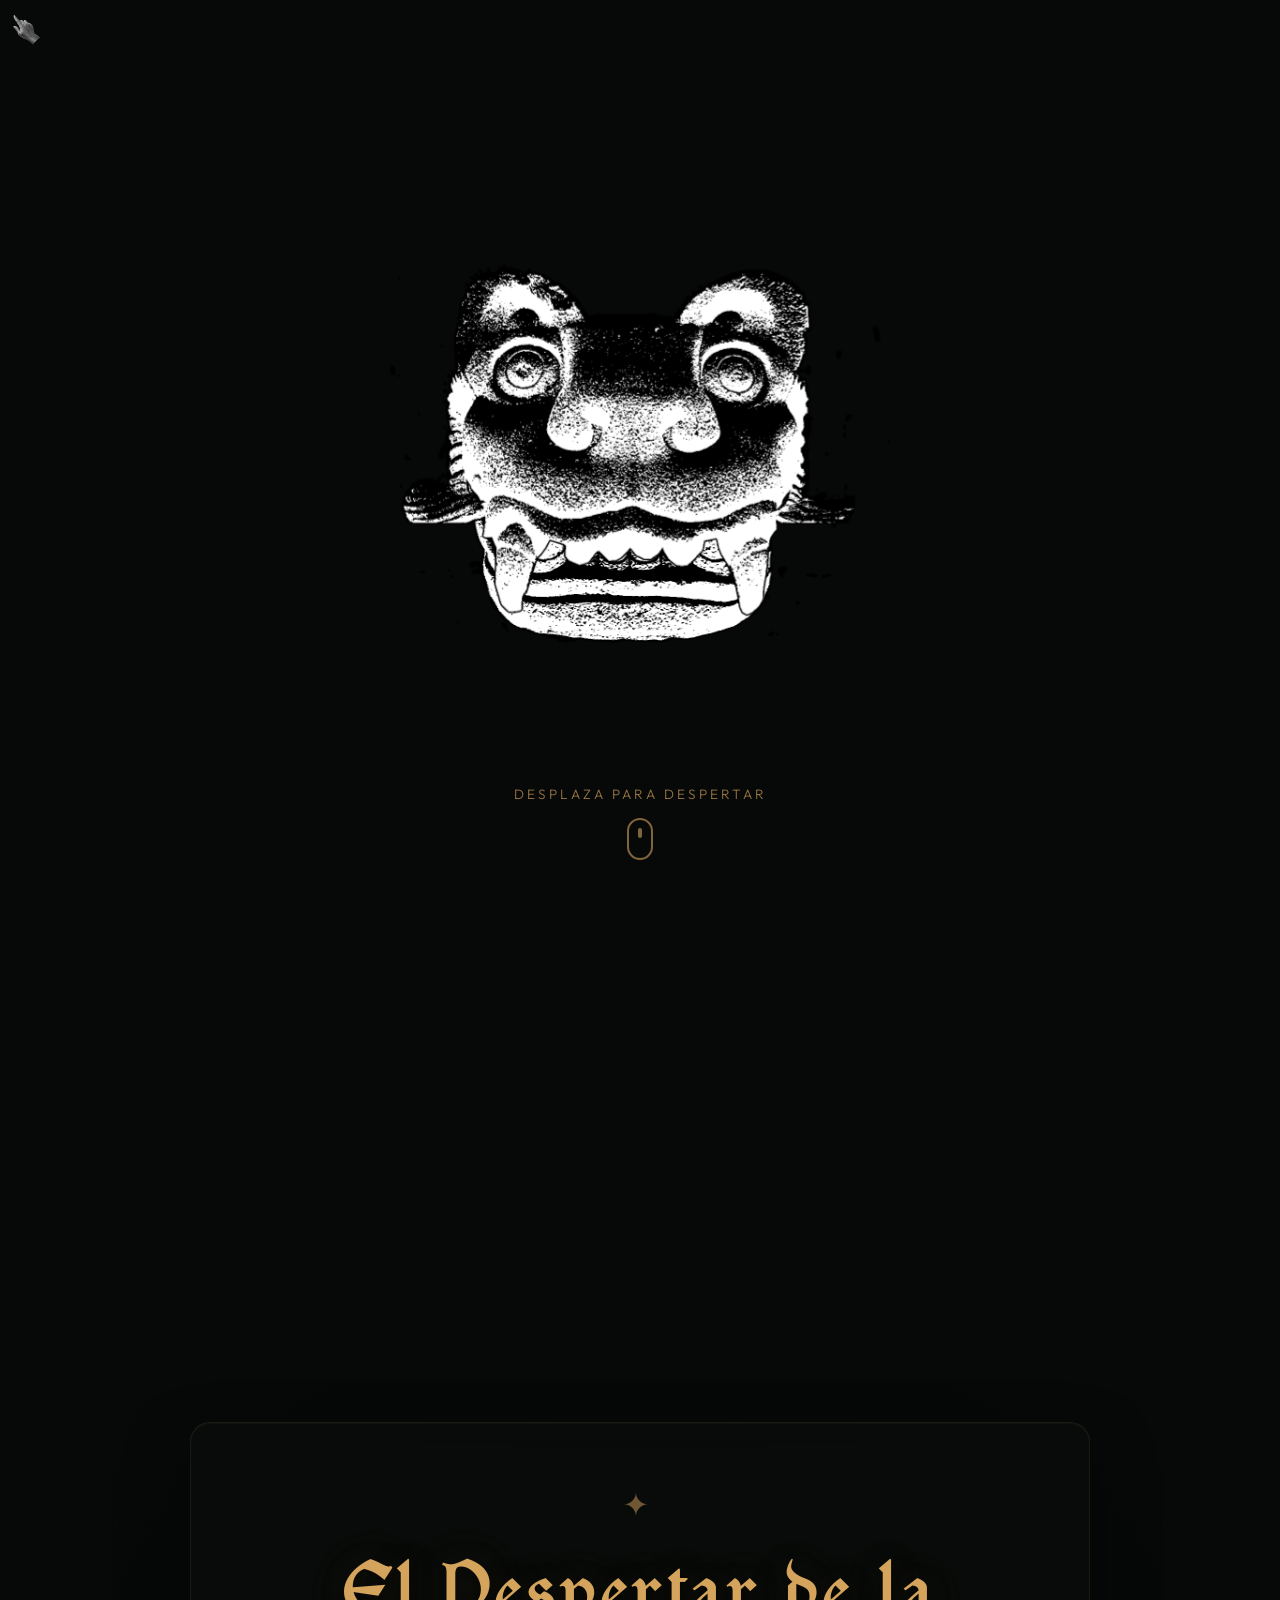
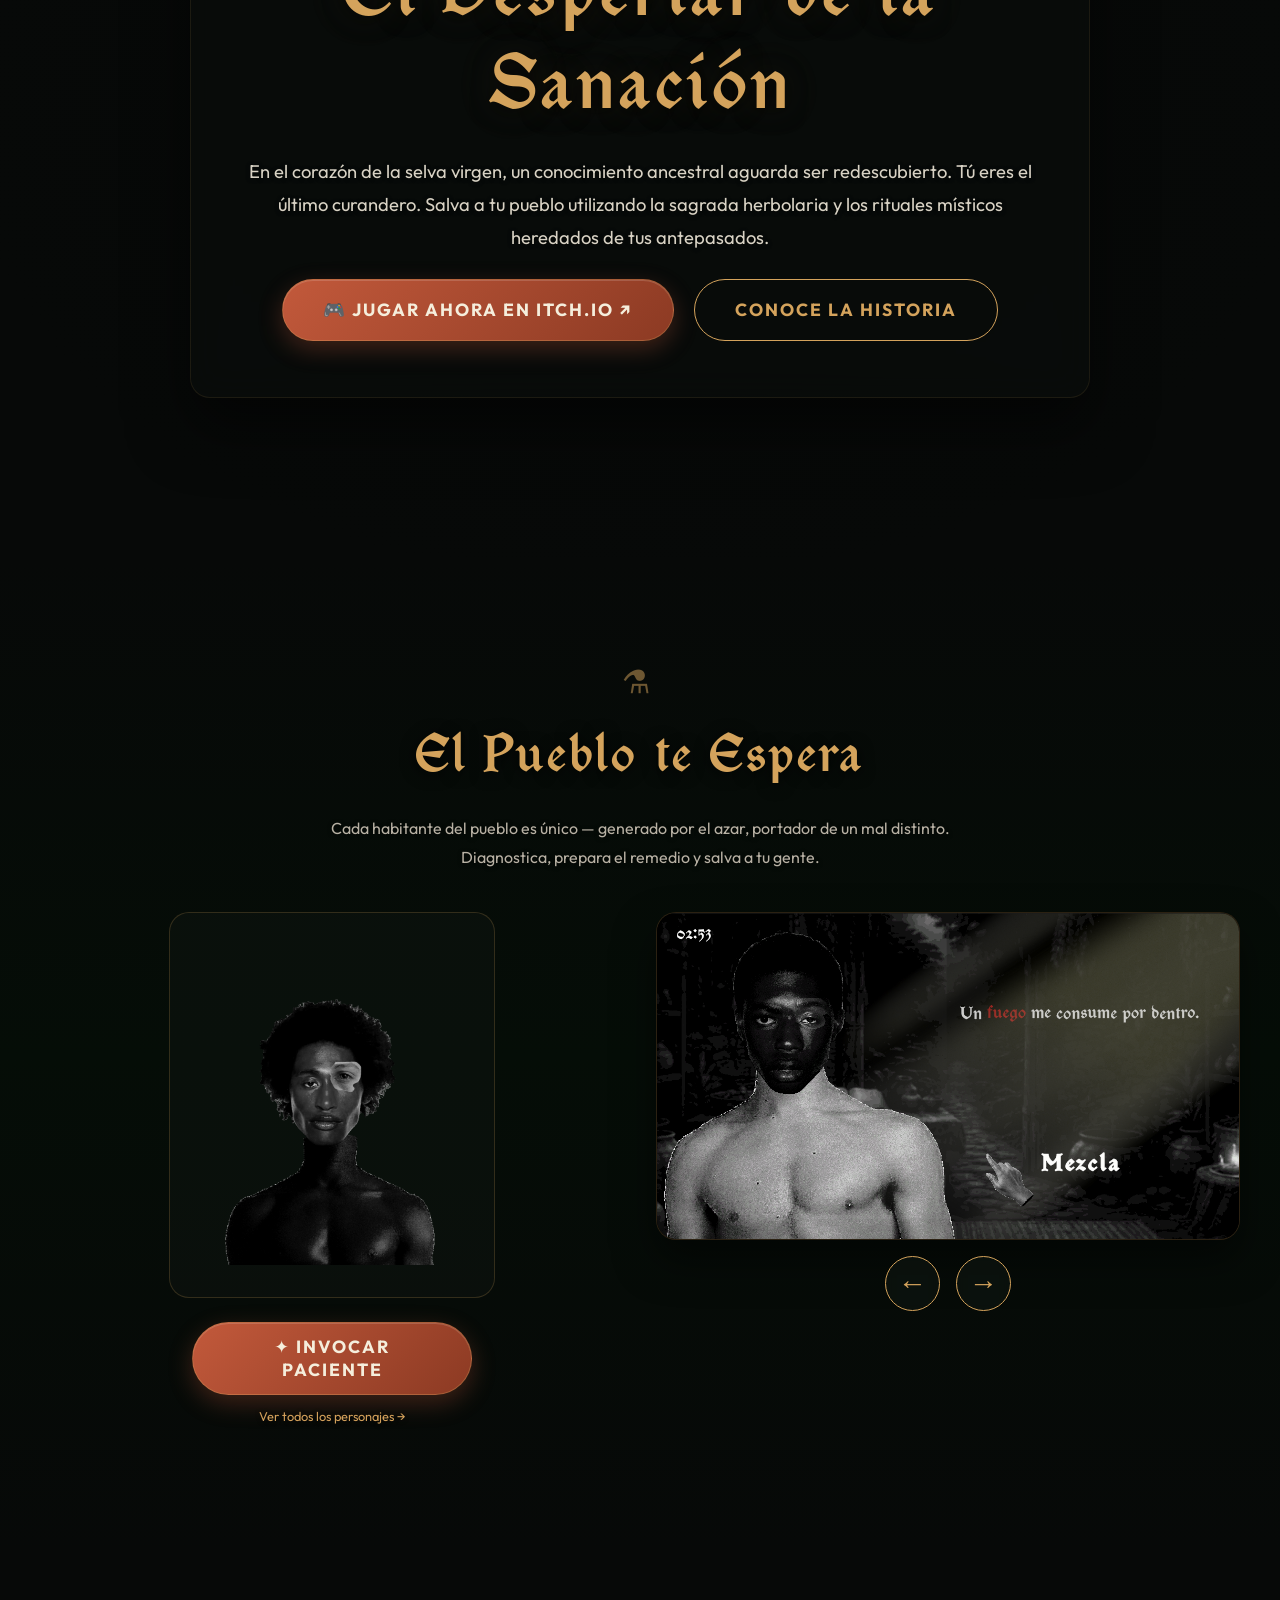
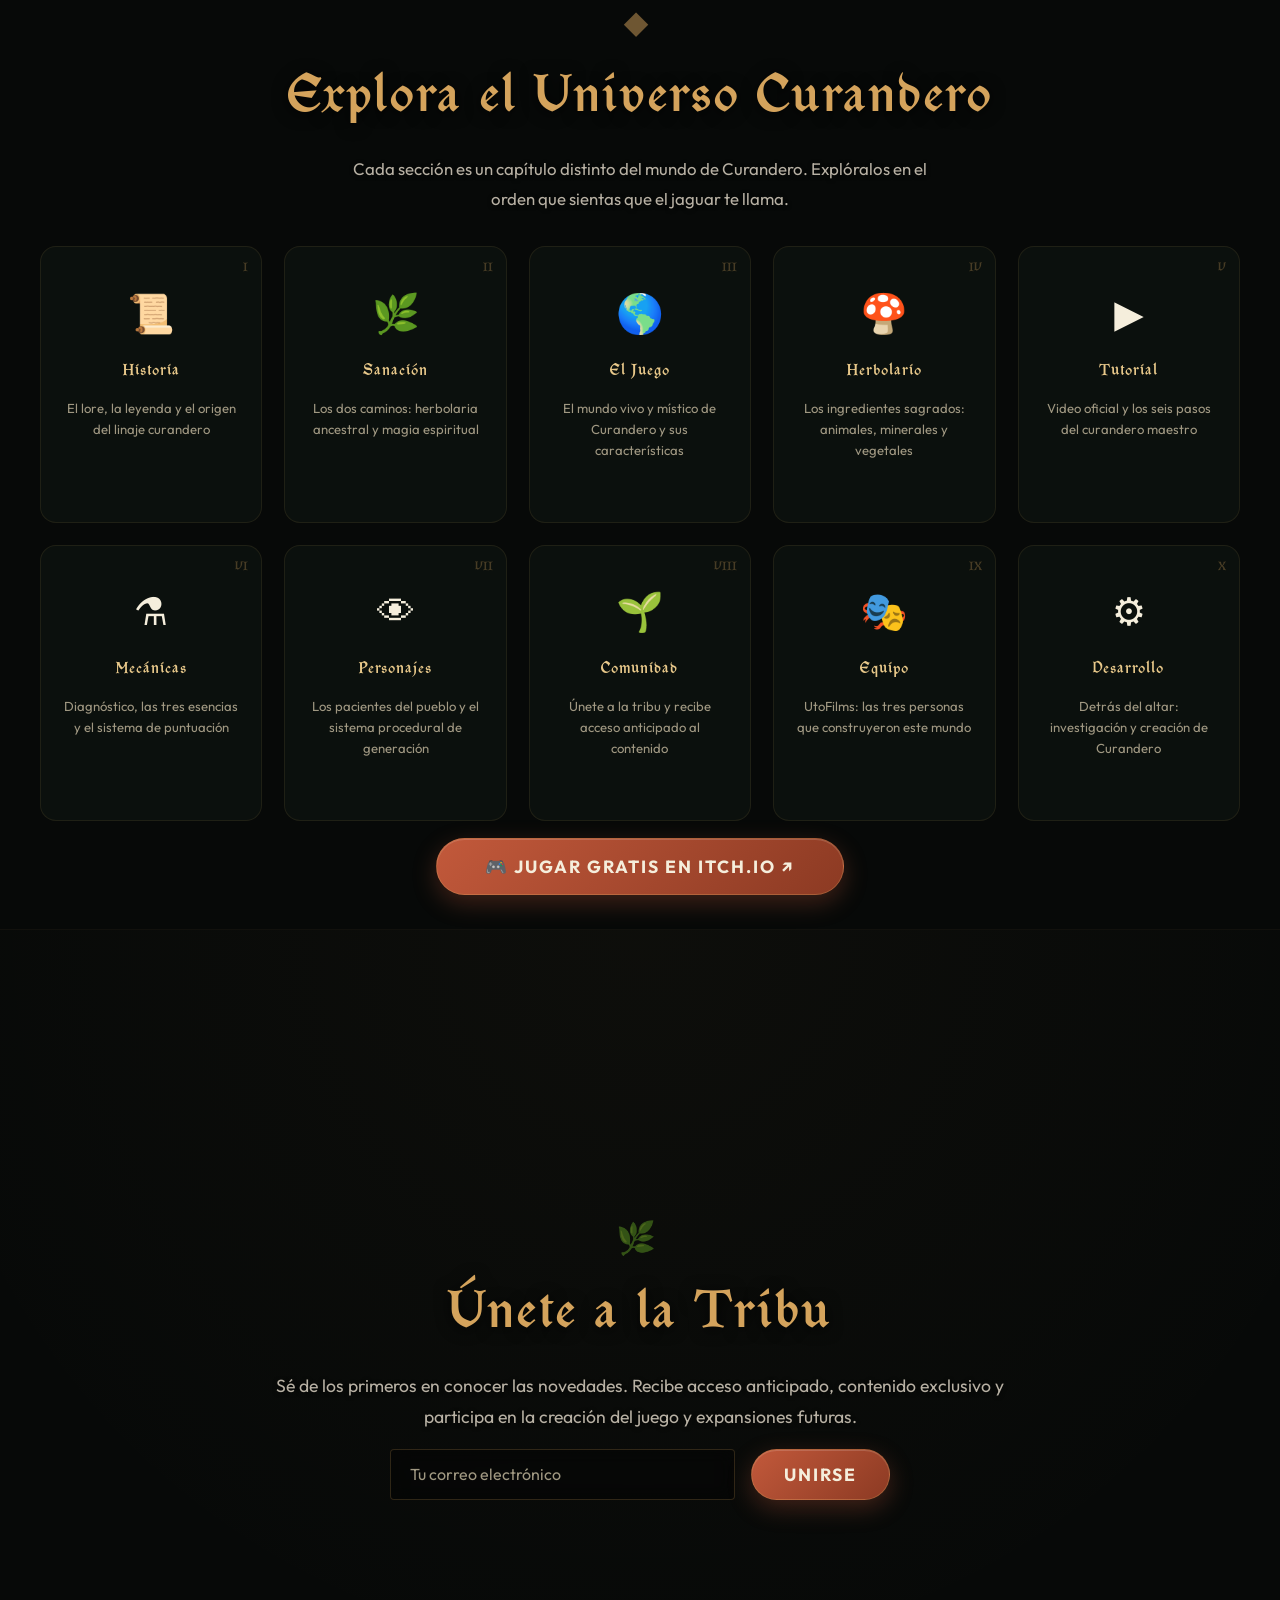
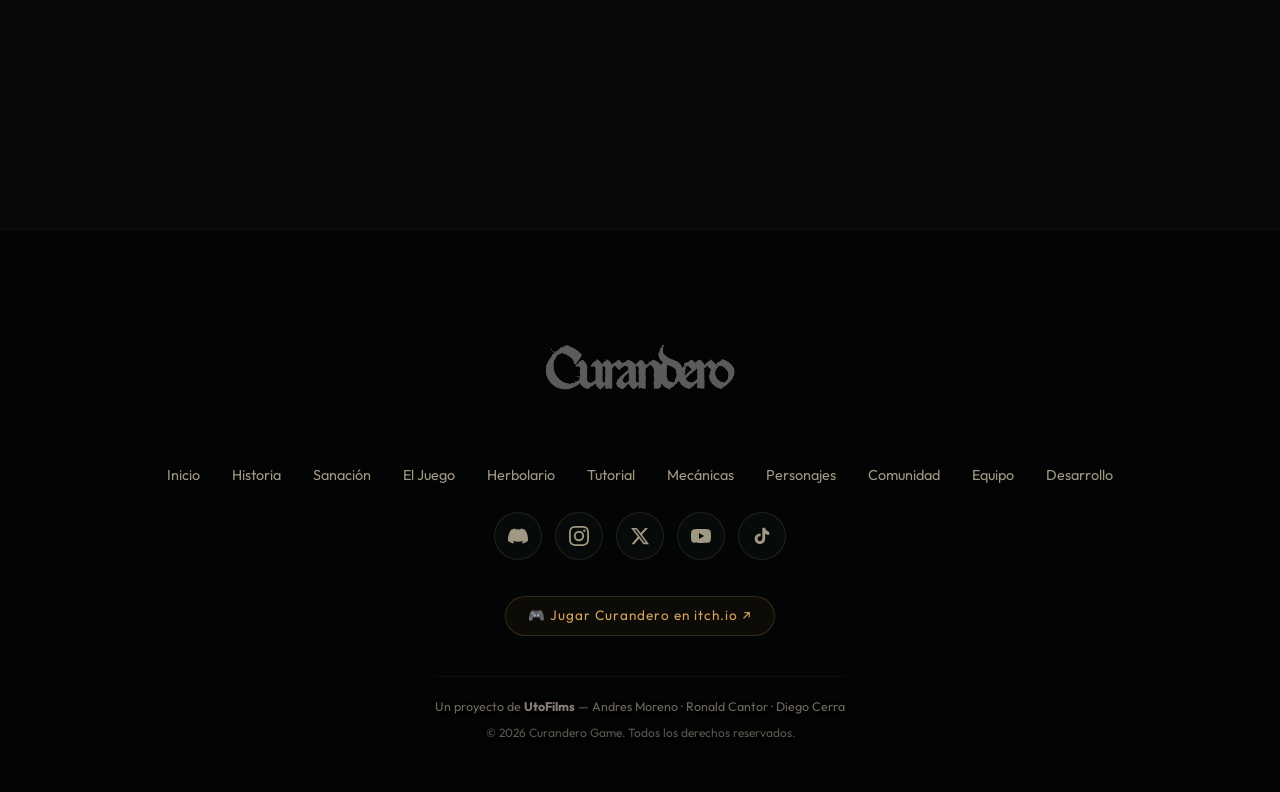
<file: index.html>
﻿<!DOCTYPE html>
<html lang="es">
<head>
    <meta charset="UTF-8">
    <meta name="viewport" content="width=device-width, initial-scale=1.0">
    <title>Curandero — Herencia Precolombina | Juego Indie de Sanación Ancestral</title>
    <meta name="description" content="Curandero es un juego indie de estrategia y sanación ancestral inspirado en culturas precolombinas. Diagnostica enfermedades, prepara remedios con herbolaria sagrada y salva a tu pueblo del jaguar. Gratis en itch.io.">
    <meta name="keywords" content="Curandero, juego indie, herbolaria precolombina, medicina ancestral, sanación, estrategia, gratis, itch.io, UtoFilms">
    <meta name="author" content="UtoFilms — Andres Moreno, Ronald Cantor, Diego Cerra">
    <meta name="robots" content="index, follow">
    <link rel="canonical" href="https://asmodeu5.itch.io/curandero">

    <!-- Open Graph -->
    <meta property="og:type" content="website">
    <meta property="og:site_name" content="Curandero — Herencia Precolombina">
    <meta property="og:title" content="Curandero — Juego Indie de Sanación Ancestral Precolombina">
    <meta property="og:description" content="Eres el último curandero. Diagnostica enfermedades, prepara remedios con herbolaria sagrada y salva a tu pueblo. Gratis en itch.io.">
    <meta property="og:image" content="assets/Title Main.png">
    <meta property="og:locale" content="es_ES">

    <!-- Twitter Card -->
    <meta name="twitter:card" content="summary_large_image">
    <meta name="twitter:title" content="Curandero — Juego Indie de Sanación Ancestral">
    <meta name="twitter:description" content="Diagnostica enfermedades ancestrales, prepara remedios con herbolaria sagrada y salva a tu pueblo. Gratis en itch.io.">
    <meta name="twitter:image" content="assets/Title Main.png">

    <link rel="stylesheet" href="style.css">
    <link rel="preconnect" href="https://fonts.googleapis.com">
    <link rel="preconnect" href="https://fonts.gstatic.com" crossorigin>
    <link href="https://fonts.googleapis.com/css2?family=Outfit:wght@300;400;500;700;800&display=swap" rel="stylesheet">
    <style>
        @font-face {
            font-family: 'StellaMystica';
            src: url('assets/GL-StellaMystica.ttf') format('truetype');
            font-weight: normal; font-style: normal; font-display: swap;
        }
        h1, h2, h3, .stella {
            font-family: 'StellaMystica', serif;
            font-weight: normal;
        }
        h1 { font-size: clamp(2.8rem, 7vw, 5.5rem); letter-spacing: 3px; }
        h2 { font-size: clamp(2rem, 5vw, 3.8rem); letter-spacing: 2px; }
        h3 { letter-spacing: 1.5px; }

        /* ── Page cards (hub de navegación) ── */
        .pages-hub {
            background: var(--bg-dark);
            padding: 3rem 1rem;
            display: flex;
            flex-direction: column;
            align-items: center;
        }
        .pages-hub-header {
            text-align: center;
            margin-bottom: 2rem;
        }
        .pages-hub-header p {
            max-width: 600px;
            margin: 0 auto;
            color: #b8b1a4;
            font-size: 1.05rem;
            line-height: 1.8;
        }
        .pages-grid {
            display: grid;
            grid-template-columns: repeat(5, 1fr);
            gap: 1.4rem;
            max-width: 1200px;
            width: 100%;
        }
        .page-card {
            position: relative;
            background: rgba(14, 21, 17, 0.7);
            border: 1px solid rgba(212, 163, 92, 0.1);
            border-radius: var(--radius-md);
            padding: 2.2rem 1.4rem 1.8rem;
            text-align: center;
            text-decoration: none;
            color: inherit;
            transition: all 0.4s var(--transition-bounce);
            overflow: hidden;
            cursor: pointer;
            display: flex;
            flex-direction: column;
            align-items: center;
            gap: 0.8rem;
        }
        .page-card::before {
            content: '';
            position: absolute;
            inset: 0;
            background: linear-gradient(135deg, rgba(31,59,40,0.2), transparent 60%);
            opacity: 0;
            transition: opacity 0.4s ease;
        }
        .page-card:hover {
            transform: translateY(-10px) scale(1.02);
            border-color: rgba(212,163,92,0.4);
            box-shadow: 0 25px 60px rgba(0,0,0,0.6), 0 0 40px rgba(212,163,92,0.05);
        }
        .page-card:hover::before { opacity: 1; }
        .page-card-num {
            position: absolute;
            top: 0.6rem;
            right: 0.8rem;
            font-family: 'StellaMystica', serif;
            font-size: 0.85rem;
            color: var(--accent);
            opacity: 0.3;
        }
        .page-card-icon {
            font-size: 2.4rem;
            display: block;
            position: relative;
            z-index: 1;
        }
        .page-card-title {
            font-family: 'StellaMystica', serif;
            font-size: 1.1rem;
            color: var(--accent-light);
            letter-spacing: 1px;
            position: relative;
            z-index: 1;
        }
        .page-card-desc {
            font-family: 'Outfit', sans-serif;
            font-size: 0.82rem;
            color: var(--text-muted);
            line-height: 1.6;
            position: relative;
            z-index: 1;
        }
        .page-card-arrow {
            font-size: 0.75rem;
            color: var(--accent);
            opacity: 0;
            transition: opacity 0.3s ease, transform 0.3s ease;
            position: relative;
            z-index: 1;
        }
        .page-card:hover .page-card-arrow {
            opacity: 0.8;
            transform: translateX(4px);
        }
        /* Special highlight for play card */
        .page-card.play-card {
            border-color: rgba(212,163,92,0.25);
            background: rgba(212,163,92,0.04);
        }
        .page-card.play-card .page-card-title { color: var(--accent); }

        /* ── Interactive section (generator) ── */
        .interactive-section {
            padding-top: 6rem;
            padding-bottom: 6rem;
        }
        .interactive-section::before { display: none; }

        @media (max-width: 1024px) { .pages-grid { grid-template-columns: repeat(4, 1fr); } }
        @media (max-width: 768px)  { .pages-grid { grid-template-columns: repeat(3, 1fr); } }
        @media (max-width: 520px)  { .pages-grid { grid-template-columns: repeat(2, 1fr); } }
    </style>
</head>
<body>

    <!-- Ambient particles -->
    <canvas id="particles-canvas" aria-hidden="true"></canvas>

    <!-- ====== INTRO: Jaguar Mouth ====== -->
    <div id="intro-container">
        <div class="intro-glow" id="intro-glow"></div>
        <div class="jaguar-wrapper">
            <img src="assets/Title Main.png" alt="Curandero logo" class="title-logo" id="title-logo">
            <img src="assets/Upper mouth.png" alt="Boca superior del jaguar" class="jaw upper-jaw" id="upper-jaw">
            <img src="assets/Lower mouth.png" alt="Boca inferior del jaguar" class="jaw lower-jaw" id="lower-jaw">
        </div>
        <div class="scroll-hint" id="scroll-hint">
            <span>Desplaza para despertar</span>
            <div class="scroll-mouse">
                <div class="scroll-wheel"></div>
            </div>
        </div>
    </div>

    <!-- ====== NAVIGATION ====== -->
    <nav id="main-nav">
        <div class="nav-inner">
            <a href="index.html" class="nav-logo">
                <img src="assets/Title Main.png" alt="Curandero" class="nav-logo-img">
            </a>
            <ul class="nav-links" id="nav-links">
                <li><a href="index.html" style="color: var(--accent);">Inicio</a></li>
                <li><a href="historia.html">Historia</a></li>
                <li><a href="sanacion.html">Sanaci&#xF3;n</a></li>
                <li><a href="juego.html">El Juego</a></li>
                <li><a href="herbolario.html">Herbolario</a></li>
                <li><a href="tutorial.html">Tutorial</a></li>
                <li><a href="mecanicas.html">Mec&#xE1;nicas</a></li>
                <li><a href="personajes.html">Personajes</a></li>
                <li><a href="comunidad.html">Comunidad</a></li>
                <li><a href="equipo.html">Equipo</a></li>
                <li><a href="desarrollo.html">Desarrollo</a></li>
            </ul>
            <button class="nav-toggle" id="nav-toggle" aria-label="Abrir menú">
                <span></span><span></span><span></span>
            </button>
        </div>
    </nav>

    <!-- ====== MAIN CONTENT ====== -->
    <main id="main-content">

        <!-- HERO -->
        <section class="hero-section" id="hero" style="background-image: url('assets/Bg_gameplay1.png');">
            <div class="content-overlay">
                <div class="glyph-deco">✦</div>
                <h1>El Despertar de la Sanación</h1>
                <p>En el corazón de la selva virgen, un conocimiento ancestral aguarda ser redescubierto. Tú eres el último curandero. Salva a tu pueblo utilizando la sagrada herbolaria y los rituales místicos heredados de tus antepasados.</p>
                <div class="hero-buttons">
                    <a href="https://asmodeu5.itch.io/curandero" target="_blank" rel="noopener" class="cta-button" style="text-decoration: none;">🎮 Jugar Ahora en itch.io ↗</a>
                    <a href="historia.html" class="cta-button secondary" style="text-decoration: none;">Conoce la Historia</a>
                </div>
            </div>
        </section>

        <!-- GENERADOR DE PACIENTES + CAROUSEL -->
        <section class="interactive-section" id="interactive" style="background: linear-gradient(180deg, var(--bg-dark) 0%, #050d07 50%, var(--bg-dark) 100%);">
            <div style="max-width:1200px; width:100%; margin:0 auto;">
                <div style="text-align:center; margin-bottom: 2.5rem;">
                    <div class="glyph-deco">⚗</div>
                    <h2>El Pueblo te Espera</h2>
                    <p style="max-width:620px; margin:0 auto; color:#b8b1a4; font-size:1rem;">Cada habitante del pueblo es único — generado por el azar, portador de un mal distinto. Diagnostica, prepara el remedio y salva a tu gente.</p>
                </div>
                <div class="interactive-columns">
                    <!-- Patient Generator -->
                    <div class="patient-generator-wrap">
                        <div class="patient-stage">
                            <div class="patient-figure" id="patient-figure-index">
                                <img id="p-body" src="assets/patients/Body 1.png" alt="Cuerpo del paciente" class="patient-layer" style="z-index:1;">
                                <img id="p-head" src="assets/patients/Head_1.png" alt="Cabeza del paciente" class="patient-layer" style="z-index:2;">
                                <img id="p-nose" src="assets/patients/Nose_1.png" alt="Nariz del paciente" class="patient-layer" style="z-index:3;">
                                <img id="p-mouth" src="assets/patients/Mouth_1.png" alt="Boca del paciente" class="patient-layer" style="z-index:4;">
                                <img id="p-eye-l" src="assets/patients/eyes/L_1.png" alt="Ojo izquierdo del paciente" class="patient-layer" style="z-index:5;">
                                <img id="p-eye-r" src="assets/patients/eyes/R_1.png" alt="Ojo derecho del paciente" class="patient-layer" style="z-index:6;">
                            </div>
                        </div>
                        <button id="generate-patient-btn" class="cta-button" style="margin-top:1.5rem; padding:0.8rem 2.5rem; max-width:280px; width:100%;">
                            ✦ Invocar Paciente
                        </button>
                        <p style="font-size:0.8rem; color:var(--text-muted); margin-top:0.6rem; text-align:center;">
                            <a href="personajes.html" style="color:var(--accent); text-decoration:none;">Ver todos los personajes →</a>
                        </p>
                    </div>
                    <!-- Carousel -->
                    <div class="carousel-wrap">
                        <div class="carousel-window">
                            <div class="carousel-track" id="carousel-track">
                                <div class="carousel-slide"><img src="assets/carrousel/gameplay.png" alt="Gameplay de Curandero — diagnóstico de pacientes" class="carousel-img"></div>
                                <div class="carousel-slide"><img src="assets/carrousel/Mezclas.png" alt="Sistema de mezclas y recetario sagrado" class="carousel-img"></div>
                                <div class="carousel-slide"><img src="assets/carrousel/Mix station.png" alt="Estación de mezcla del curandero" class="carousel-img"></div>
                                <div class="carousel-slide"><img src="assets/carrousel/Title.png" alt="Curandero — Herencia Precolombina" class="carousel-img"></div>
                            </div>
                        </div>
                        <div class="carousel-controls">
                            <button id="carousel-prev" class="carousel-btn" aria-label="Imagen anterior">←</button>
                            <button id="carousel-next" class="carousel-btn" aria-label="Imagen siguiente">→</button>
                        </div>
                    </div>
                </div>
            </div>
        </section>

        <!-- NAVIGATION HUB — 10 páginas -->
        <section class="pages-hub">
            <div class="pages-hub-header">
                <div class="glyph-deco">◆</div>
                <h2>Explora el Universo Curandero</h2>
                <p>Cada sección es un capítulo distinto del mundo de Curandero. Explóralos en el orden que sientas que el jaguar te llama.</p>
            </div>

            <div class="pages-grid">

                <a href="historia.html" class="page-card">
                    <span class="page-card-num">I</span>
                    <span class="page-card-icon">📜</span>
                    <span class="page-card-title">Historia</span>
                    <span class="page-card-desc">El lore, la leyenda y el origen del linaje curandero</span>
                    <span class="page-card-arrow">→</span>
                </a>

                <a href="sanacion.html" class="page-card">
                    <span class="page-card-num">II</span>
                    <span class="page-card-icon">🌿</span>
                    <span class="page-card-title">Sanación</span>
                    <span class="page-card-desc">Los dos caminos: herbolaria ancestral y magia espiritual</span>
                    <span class="page-card-arrow">→</span>
                </a>

                <a href="juego.html" class="page-card">
                    <span class="page-card-num">III</span>
                    <span class="page-card-icon">🌎</span>
                    <span class="page-card-title">El Juego</span>
                    <span class="page-card-desc">El mundo vivo y místico de Curandero y sus características</span>
                    <span class="page-card-arrow">→</span>
                </a>

                <a href="herbolario.html" class="page-card">
                    <span class="page-card-num">IV</span>
                    <span class="page-card-icon">🍄</span>
                    <span class="page-card-title">Herbolario</span>
                    <span class="page-card-desc">Los ingredientes sagrados: animales, minerales y vegetales</span>
                    <span class="page-card-arrow">→</span>
                </a>

                <a href="tutorial.html" class="page-card">
                    <span class="page-card-num">V</span>
                    <span class="page-card-icon">▶</span>
                    <span class="page-card-title">Tutorial</span>
                    <span class="page-card-desc">Video oficial y los seis pasos del curandero maestro</span>
                    <span class="page-card-arrow">→</span>
                </a>

                <a href="mecanicas.html" class="page-card">
                    <span class="page-card-num">VI</span>
                    <span class="page-card-icon">⚗</span>
                    <span class="page-card-title">Mecánicas</span>
                    <span class="page-card-desc">Diagnóstico, las tres esencias y el sistema de puntuación</span>
                    <span class="page-card-arrow">→</span>
                </a>

                <a href="personajes.html" class="page-card">
                    <span class="page-card-num">VII</span>
                    <span class="page-card-icon">👁</span>
                    <span class="page-card-title">Personajes</span>
                    <span class="page-card-desc">Los pacientes del pueblo y el sistema procedural de generación</span>
                    <span class="page-card-arrow">→</span>
                </a>

                <a href="comunidad.html" class="page-card">
                    <span class="page-card-num">VIII</span>
                    <span class="page-card-icon">🌱</span>
                    <span class="page-card-title">Comunidad</span>
                    <span class="page-card-desc">Únete a la tribu y recibe acceso anticipado al contenido</span>
                    <span class="page-card-arrow">→</span>
                </a>

                <a href="equipo.html" class="page-card">
                    <span class="page-card-num">IX</span>
                    <span class="page-card-icon">🎭</span>
                    <span class="page-card-title">Equipo</span>
                    <span class="page-card-desc">UtoFilms: las tres personas que construyeron este mundo</span>
                    <span class="page-card-arrow">→</span>
                </a>

                <a href="desarrollo.html" class="page-card">
                    <span class="page-card-num">X</span>
                    <span class="page-card-icon">⚙️</span>
                    <span class="page-card-title">Desarrollo</span>
                    <span class="page-card-desc">Detrás del altar: investigación y creación de Curandero</span>
                    <span class="page-card-arrow">→</span>
                </a>

            </div>

            <div style="margin-top: 2rem; text-align: center;" class="">
                <a href="https://asmodeu5.itch.io/curandero" target="_blank" rel="noopener" class="cta-button" style="text-decoration: none; font-size: 1.1rem; padding: 1rem 3rem;">
                    🎮 Jugar Gratis en itch.io ↗
                </a>
            </div>
        </section>

        <!-- COMUNIDAD / NEWSLETTER -->
        <section class="community-section" id="comunidad" style="padding: 3rem 1rem; border-top: 1px solid rgba(212,163,92,0.05); background: radial-gradient(circle at 50% 0%, rgba(212,163,92,0.03) 0%, transparent 70%);">
            <div class="community-content" style="max-width: 800px; margin: 0 auto; text-align: center;">
                <div class="glyph-deco">🌿</div>
                <h2>Únete a la Tribu</h2>
                <p style="color: #b8b1a4; font-size: 1.1rem; margin-bottom: 1rem;">Sé de los primeros en conocer las novedades. Recibe acceso anticipado, contenido exclusivo y participa en la creación del juego y expansiones futuras.</p>
                <form class="newsletter-form" id="newsletter-form" style="display: flex; gap: 1rem; justify-content: center; max-width: 500px; margin: 0 auto 3rem auto;">
                    <input type="email" placeholder="Tu correo electrónico" class="newsletter-input" id="newsletter-email" required style="flex: 1; padding: 0.8rem 1.2rem; background: rgba(0,0,0,0.3); border: 1px solid rgba(212,163,92,0.2); color: var(--text-light); border-radius: 4px; font-family: 'Outfit', sans-serif;">
                    <button type="submit" class="cta-button" style="padding: 0.8rem 2rem;">Unirse</button>
                </form>
            </div>
        </section>

        <!-- FOOTER -->
        <footer id="footer">
            <div class="footer-content" style="max-width:1100px;">
                <img src="assets/Title Main.png" alt="Curandero" class="footer-logo">
                <div class="footer-links">
                    <a href="index.html">Inicio</a><a href="historia.html">Historia</a><a href="sanacion.html">Sanaci&#xF3;n</a>
                    <a href="juego.html">El Juego</a><a href="herbolario.html">Herbolario</a><a href="tutorial.html">Tutorial</a>
                    <a href="mecanicas.html">Mec&#xE1;nicas</a><a href="personajes.html">Personajes</a><a href="comunidad.html">Comunidad</a>
                    <a href="equipo.html">Equipo</a><a href="desarrollo.html">Desarrollo</a>
                </div>
                <div style="display:flex;gap:0.8rem;justify-content:center;flex-wrap:wrap;">
                    <a href="proximamente.html?red=discord" class="social-link" aria-label="Discord"><svg width="20" height="20" viewBox="0 0 24 24" fill="currentColor"><path d="M20.317 4.37a19.791 19.791 0 0 0-4.885-1.515.074.074 0 0 0-.079.037c-.21.375-.444.864-.608 1.25a18.27 18.27 0 0 0-5.487 0 12.64 12.64 0 0 0-.617-1.25.077.077 0 0 0-.079-.037A19.736 19.736 0 0 0 3.677 4.37a.07.07 0 0 0-.032.027C.533 9.046-.32 13.58.099 18.057.1 18.08.11 18.1.13 18.116a19.9 19.9 0 0 0 5.993 3.03.078.078 0 0 0 .084-.028 14.09 14.09 0 0 0 1.226-1.994.076.076 0 0 0-.041-.106 13.107 13.107 0 0 1-1.872-.892.077.077 0 0 1-.008-.128 10.2 10.2 0 0 0 .372-.292.074.074 0 0 1 .077-.01c3.928 1.793 8.18 1.793 12.062 0a.074.074 0 0 1 .078.01c.12.098.246.198.373.292a.077.077 0 0 1-.006.127 12.299 12.299 0 0 1-1.873.892.077.077 0 0 0-.041.107c.36.698.772 1.362 1.225 1.993a.076.076 0 0 0 .084.028 19.839 19.839 0 0 0 6.002-3.03.077.077 0 0 0 .032-.054c.5-5.177-.838-9.674-3.549-13.66a.061.061 0 0 0-.031-.03z"/></svg></a>
                    <a href="proximamente.html?red=instagram" class="social-link" aria-label="Instagram"><svg width="20" height="20" viewBox="0 0 24 24" fill="currentColor"><path d="M12 2.163c3.204 0 3.584.012 4.85.07 3.252.148 4.771 1.691 4.919 4.919.058 1.265.069 1.645.069 4.849 0 3.205-.012 3.584-.069 4.849-.149 3.225-1.664 4.771-4.919 4.919-1.266.058-1.644.07-4.85.07-3.204 0-3.584-.012-4.849-.07-3.26-.149-4.771-1.699-4.919-4.92-.058-1.265-.07-1.644-.07-4.849 0-3.204.013-3.583.07-4.849.149-3.227 1.664-4.771 4.919-4.919 1.266-.057 1.645-.069 4.849-.069zM12 0C8.741 0 8.333.014 7.053.072 2.695.272.273 2.69.073 7.052.014 8.333 0 8.741 0 12c0 3.259.014 3.668.072 4.948.2 4.358 2.618 6.78 6.98 6.98C8.333 23.986 8.741 24 12 24c3.259 0 3.668-.014 4.948-.072 4.354-.2 6.782-2.618 6.979-6.98.059-1.28.073-1.689.073-4.948 0-3.259-.014-3.667-.072-4.947-.196-4.354-2.617-6.78-6.979-6.98C15.668.014 15.259 0 12 0zm0 5.838a6.162 6.162 0 1 0 0 12.324 6.162 6.162 0 0 0 0-12.324zM12 16a4 4 0 1 1 0-8 4 4 0 0 1 0 8zm6.406-11.845a1.44 1.44 0 1 0 0 2.881 1.44 1.44 0 0 0 0-2.881z"/></svg></a>
                    <a href="proximamente.html?red=twitter" class="social-link" aria-label="Twitter/X"><svg width="20" height="20" viewBox="0 0 24 24" fill="currentColor"><path d="M18.244 2.25h3.308l-7.227 8.26 8.502 11.24H16.17l-5.214-6.817L4.99 21.75H1.68l7.73-8.835L1.254 2.25H8.08l4.713 6.231zm-1.161 17.52h1.833L7.084 4.126H5.117z"/></svg></a>
                    <a href="proximamente.html?red=youtube" class="social-link" aria-label="YouTube"><svg width="20" height="20" viewBox="0 0 24 24" fill="currentColor"><path d="M23.498 6.186a3.016 3.016 0 0 0-2.122-2.136C19.505 3.545 12 3.545 12 3.545s-7.505 0-9.377.505A3.017 3.017 0 0 0 .502 6.186C0 8.07 0 12 0 12s0 3.93.502 5.814a3.016 3.016 0 0 0 2.122 2.136c1.871.505 9.376.505 9.376.505s7.505 0 9.377-.505a3.015 3.015 0 0 0 2.122-2.136C24 15.93 24 12 24 12s0-3.93-.502-5.814zM9.545 15.568V8.432L15.818 12l-6.273 3.568z"/></svg></a>
                    <a href="proximamente.html?red=tiktok" class="social-link" aria-label="TikTok"><svg width="20" height="20" viewBox="0 0 24 24" fill="currentColor"><path d="M19.59 6.69a4.83 4.83 0 0 1-3.77-4.25V2h-3.45v13.67a2.89 2.89 0 0 1-2.88 2.5 2.89 2.89 0 0 1-2.89-2.89 2.89 2.89 0 0 1 2.89-2.89c.28 0 .54.04.79.1V9.01a6.28 6.28 0 0 0-.79-.05 6.34 6.34 0 0 0-6.34 6.34 6.34 6.34 0 0 0 6.34 6.34 6.34 6.34 0 0 0 6.33-6.34V9.15a8.16 8.16 0 0 0 4.77 1.52V7.2a4.85 4.85 0 0 1-1-.51z"/></svg></a>
                </div>
                <a href="https://asmodeu5.itch.io/curandero" target="_blank" rel="noopener" style="display:inline-flex;align-items:center;gap:0.6rem;margin-top:0.8rem;text-decoration:none;color:var(--accent);font-family:'Outfit',sans-serif;font-size:0.85rem;letter-spacing:1px;border:1px solid rgba(212,163,92,0.2);padding:0.5rem 1.4rem;border-radius:50px;background:rgba(212,163,92,0.05);">🎮 Jugar Curandero en itch.io ↗</a>
                <div class="footer-credits">
                    <p>Un proyecto de <strong>UtoFilms</strong> — Andres Moreno · Ronald Cantor · Diego Cerra</p>
                    <p>&copy; 2026 Curandero Game. Todos los derechos reservados.</p>
                </div>
            </div>
        </footer>
    </main>

    <script src="script.js"></script>
    <script type="application/ld+json">
    {
      "@context": "https://schema.org",
      "@type": "VideoGame",
      "name": "Curandero",
      "alternateName": "Curandero — Herencia Precolombina",
      "description": "Curandero es un juego indie de estrategia y sanación ancestral inspirado en culturas precolombinas de América. Diagnostica enfermedades, prepara remedios herbales y rituales, y salva a tu pueblo del desequilibrio espiritual.",
      "genre": ["Strategy", "Simulation", "Indie", "Puzzle"],
      "gamePlatform": "Web Browser",
      "applicationCategory": "Game",
      "operatingSystem": "Web",
      "url": "https://asmodeu5.itch.io/curandero",
      "inLanguage": "es",
      "offers": {
        "@type": "Offer",
        "price": "0",
        "priceCurrency": "USD",
        "availability": "https://schema.org/InStock"
      },
      "creator": {
        "@type": "Organization",
        "name": "UtoFilms",
        "member": [
          {"@type": "Person", "name": "Andres Moreno"},
          {"@type": "Person", "name": "Ronald Cantor"},
          {"@type": "Person", "name": "Diego Cerra"}
        ]
      },
      "keywords": "curandero, herbolaria, precolombino, medicina ancestral, indie game, sanación, estrategia",
      "about": {
        "@type": "Thing",
        "name": "Medicina ancestral precolombina",
        "description": "Tradiciones de sanación de culturas indígenas de América Latina"
      }
    }
    </script>
</body>
</html>
</file>
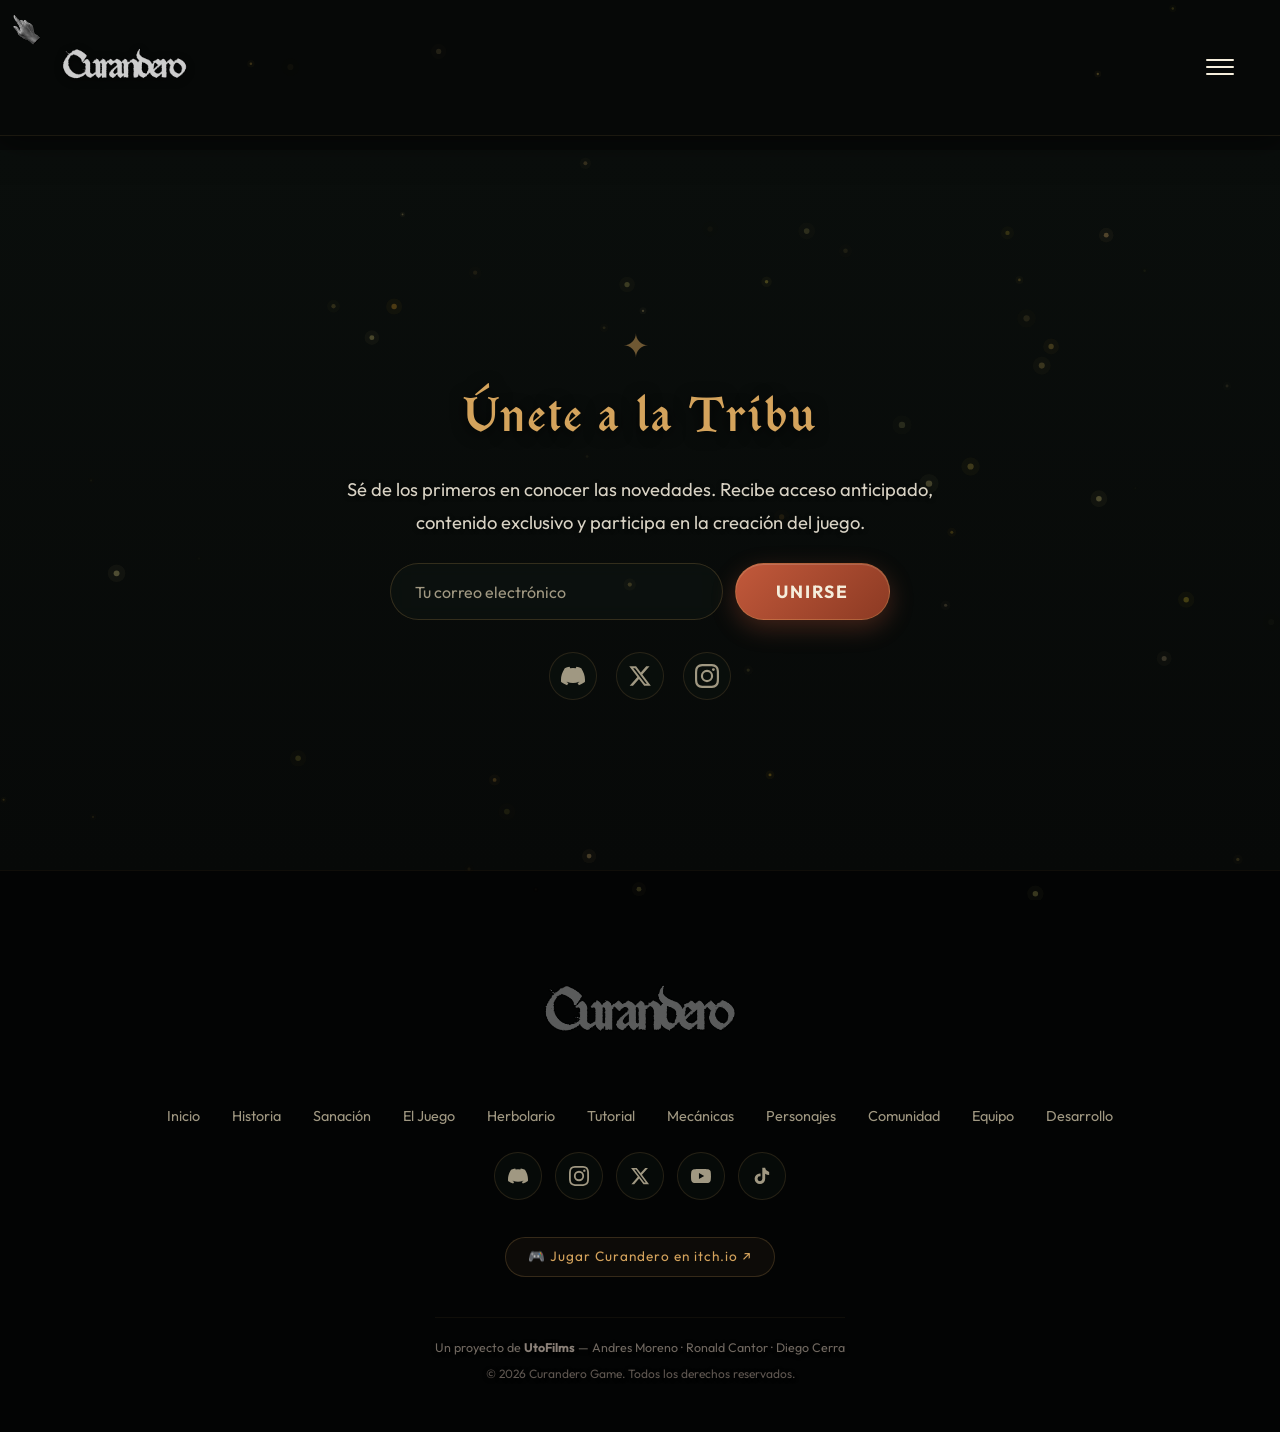
<file: comunidad.html>
﻿<!DOCTYPE html>
<html lang="es">
<head>
    <meta charset="UTF-8">
    <meta name="viewport" content="width=device-width, initial-scale=1.0">
    <title>Comunidad | Únete a la Tribu Curandero</title>
    <meta name="description" content="Únete a la comunidad de Curandero. Recibe acceso anticipado, contenido exclusivo y participa en el desarrollo del juego. Sé parte de la tribu ancestral.">
    <meta name="keywords" content="comunidad curandero, tribu ancestral, acceso anticipado, newsletter, indie game comunidad">
    <meta name="author" content="UtoFilms">
    <meta name="robots" content="index, follow">
    <meta property="og:type" content="website">
    <meta property="og:site_name" content="Curandero — Herencia Precolombina">
    <meta property="og:title" content="Comunidad — Únete a la Tribu de Curandero">
    <meta property="og:description" content="Sé de los primeros en conocer las novedades. Recibe acceso anticipado y participa en la creación del juego.">
    <meta property="og:image" content="assets/Title Main.png">
    <meta name="twitter:card" content="summary_large_image">
    <meta name="twitter:title" content="Comunidad Curandero">
    <meta name="twitter:description" content="Únete a la tribu ancestral. Acceso anticipado y contenido exclusivo del juego indie.">
    <link rel="stylesheet" href="style.css">
    <link rel="preconnect" href="https://fonts.googleapis.com">
    <link rel="preconnect" href="https://fonts.gstatic.com" crossorigin>
    <link href="https://fonts.googleapis.com/css2?family=Outfit:wght@300;400;500;700;800&display=swap" rel="stylesheet">

    <style>
        @font-face { font-family:'StellaMystica'; src:url('assets/GL-StellaMystica.ttf') format('truetype'); font-display:swap; }
        h1,h2,h3 { font-family:'StellaMystica',serif; font-weight:normal; letter-spacing:2px; }
    </style></head>
<body class="inner-page">

    <canvas id="particles-canvas" aria-hidden="true"></canvas>

    <!-- ====== NAVIGATION ====== -->
    <nav id="main-nav">
        <div class="nav-inner">
            <a href="index.html" class="nav-logo">
                <img src="assets/Title Main.png" alt="Curandero" class="nav-logo-img">
            </a>
            <ul class="nav-links" id="nav-links">
                <li><a href="index.html">Inicio</a></li>
                <li><a href="historia.html">Historia</a></li>
                <li><a href="sanacion.html">Sanaci&#xF3;n</a></li>
                <li><a href="juego.html">El Juego</a></li>
                <li><a href="herbolario.html">Herbolario</a></li>
                <li><a href="tutorial.html">Tutorial</a></li>
                <li><a href="mecanicas.html">Mec&#xE1;nicas</a></li>
                <li><a href="personajes.html">Personajes</a></li>
                <li><a href="comunidad.html" style="color: var(--accent);">Comunidad</a></li>
                <li><a href="equipo.html">Equipo</a></li>
                <li><a href="desarrollo.html">Desarrollo</a></li>
            </ul>
            <button class="nav-toggle" id="nav-toggle" aria-label="Abrir menú">
                <span></span><span></span><span></span>
            </button>
        </div>
    </nav>

    <main id="main-content">
        <!-- Comunidad -->
        <section class="community-section" id="comunidad" style="min-height: 80vh;">
            <div class="community-content reveal-el">
                <div class="glyph-deco">✦</div>
                <h2>Únete a la Tribu</h2>
                <p>Sé de los primeros en conocer las novedades. Recibe acceso anticipado, contenido exclusivo y participa en la creación del juego.</p>
                <form class="newsletter-form" id="newsletter-form">
                    <input type="email" placeholder="Tu correo electrónico" class="newsletter-input" id="newsletter-email" required>
                    <button type="submit" class="cta-button">Unirse</button>
                </form>
                <div class="social-links">
                    <a href="#" class="social-link" aria-label="Discord"><svg viewBox="0 0 24 24" width="24" height="24" fill="currentColor"><path d="M20.317 4.37a19.791 19.791 0 0 0-4.885-1.515.074.074 0 0 0-.079.037c-.21.375-.444.864-.608 1.25a18.27 18.27 0 0 0-5.487 0 12.64 12.64 0 0 0-.617-1.25.077.077 0 0 0-.079-.037A19.736 19.736 0 0 0 3.677 4.37a.07.07 0 0 0-.032.027C.533 9.046-.32 13.58.099 18.057a.082.082 0 0 0 .031.057 19.9 19.9 0 0 0 5.993 3.03.078.078 0 0 0 .084-.028c.462-.63.874-1.295 1.226-1.994a.076.076 0 0 0-.041-.106 13.107 13.107 0 0 1-1.872-.892.077.077 0 0 1-.008-.128 10.2 10.2 0 0 0 .372-.292.074.074 0 0 1 .077-.01c3.928 1.793 8.18 1.793 12.062 0a.074.074 0 0 1 .078.01c.12.098.246.198.373.292a.077.077 0 0 1-.006.127 12.299 12.299 0 0 1-1.873.892.077.077 0 0 0-.041.107c.36.698.772 1.362 1.225 1.993a.076.076 0 0 0 .084.028 19.839 19.839 0 0 0 6.002-3.03.077.077 0 0 0 .032-.054c.5-5.177-.838-9.674-3.549-13.66a.061.061 0 0 0-.031-.03z"/></svg></a>
                    <a href="#" class="social-link" aria-label="X / Twitter"><svg viewBox="0 0 24 24" width="24" height="24" fill="currentColor"><path d="M18.244 2.25h3.308l-7.227 8.26 8.502 11.24H16.17l-5.214-6.817L4.99 21.75H1.68l7.73-8.835L1.254 2.25H8.08l4.713 6.231zm-1.161 17.52h1.833L7.084 4.126H5.117z"/></svg></a>
                    <a href="#" class="social-link" aria-label="Instagram"><svg viewBox="0 0 24 24" width="24" height="24" fill="currentColor"><path d="M12 2.163c3.204 0 3.584.012 4.85.07 3.252.148 4.771 1.691 4.919 4.919.058 1.265.069 1.645.069 4.849 0 3.205-.012 3.584-.069 4.849-.149 3.225-1.664 4.771-4.919 4.919-1.266.058-1.644.07-4.85.07-3.204 0-3.584-.012-4.849-.07-3.26-.149-4.771-1.699-4.919-4.92-.058-1.265-.07-1.644-.07-4.849 0-3.204.013-3.583.07-4.849.149-3.227 1.664-4.771 4.919-4.919 1.266-.057 1.645-.069 4.849-.069zM12 0C8.741 0 8.333.014 7.053.072 2.695.272.273 2.69.073 7.052.014 8.333 0 8.741 0 12c0 3.259.014 3.668.072 4.948.2 4.358 2.618 6.78 6.98 6.98C8.333 23.986 8.741 24 12 24c3.259 0 3.668-.014 4.948-.072 4.354-.2 6.782-2.618 6.979-6.98.059-1.28.073-1.689.073-4.948 0-3.259-.014-3.667-.072-4.947-.196-4.354-2.617-6.78-6.979-6.98C15.668.014 15.259 0 12 0zm0 5.838a6.162 6.162 0 100 12.324 6.162 6.162 0 000-12.324zM12 16a4 4 0 110-8 4 4 0 010 8zm6.406-11.845a1.44 1.44 0 100 2.881 1.44 1.44 0 000-2.881z"/></svg></a>
                </div>
            </div>
        </section>

        <footer id="footer">
            <div class="footer-content" style="max-width:1100px;">
                <img src="assets/Title Main.png" alt="Curandero" class="footer-logo">
                <div class="footer-links">
                    <a href="index.html">Inicio</a><a href="historia.html">Historia</a><a href="sanacion.html">Sanaci&#xF3;n</a>
                    <a href="juego.html">El Juego</a><a href="herbolario.html">Herbolario</a><a href="tutorial.html">Tutorial</a>
                    <a href="mecanicas.html">Mec&#xE1;nicas</a><a href="personajes.html">Personajes</a><a href="comunidad.html">Comunidad</a>
                    <a href="equipo.html">Equipo</a><a href="desarrollo.html">Desarrollo</a>
                </div>
                <div style="display:flex;gap:0.8rem;justify-content:center;flex-wrap:wrap;">
                    <a href="proximamente.html?red=discord" class="social-link" aria-label="Discord"><svg width="20" height="20" viewBox="0 0 24 24" fill="currentColor"><path d="M20.317 4.37a19.791 19.791 0 0 0-4.885-1.515.074.074 0 0 0-.079.037c-.21.375-.444.864-.608 1.25a18.27 18.27 0 0 0-5.487 0 12.64 12.64 0 0 0-.617-1.25.077.077 0 0 0-.079-.037A19.736 19.736 0 0 0 3.677 4.37a.07.07 0 0 0-.032.027C.533 9.046-.32 13.58.099 18.057.1 18.08.11 18.1.13 18.116a19.9 19.9 0 0 0 5.993 3.03.078.078 0 0 0 .084-.028 14.09 14.09 0 0 0 1.226-1.994.076.076 0 0 0-.041-.106 13.107 13.107 0 0 1-1.872-.892.077.077 0 0 1-.008-.128 10.2 10.2 0 0 0 .372-.292.074.074 0 0 1 .077-.01c3.928 1.793 8.18 1.793 12.062 0a.074.074 0 0 1 .078.01c.12.098.246.198.373.292a.077.077 0 0 1-.006.127 12.299 12.299 0 0 1-1.873.892.077.077 0 0 0-.041.107c.36.698.772 1.362 1.225 1.993a.076.076 0 0 0 .084.028 19.839 19.839 0 0 0 6.002-3.03.077.077 0 0 0 .032-.054c.5-5.177-.838-9.674-3.549-13.66a.061.061 0 0 0-.031-.03z"/></svg></a>
                    <a href="proximamente.html?red=instagram" class="social-link" aria-label="Instagram"><svg width="20" height="20" viewBox="0 0 24 24" fill="currentColor"><path d="M12 2.163c3.204 0 3.584.012 4.85.07 3.252.148 4.771 1.691 4.919 4.919.058 1.265.069 1.645.069 4.849 0 3.205-.012 3.584-.069 4.849-.149 3.225-1.664 4.771-4.919 4.919-1.266.058-1.644.07-4.85.07-3.204 0-3.584-.012-4.849-.07-3.26-.149-4.771-1.699-4.919-4.92-.058-1.265-.07-1.644-.07-4.849 0-3.204.013-3.583.07-4.849.149-3.227 1.664-4.771 4.919-4.919 1.266-.057 1.645-.069 4.849-.069zM12 0C8.741 0 8.333.014 7.053.072 2.695.272.273 2.69.073 7.052.014 8.333 0 8.741 0 12c0 3.259.014 3.668.072 4.948.2 4.358 2.618 6.78 6.98 6.98C8.333 23.986 8.741 24 12 24c3.259 0 3.668-.014 4.948-.072 4.354-.2 6.782-2.618 6.979-6.98.059-1.28.073-1.689.073-4.948 0-3.259-.014-3.667-.072-4.947-.196-4.354-2.617-6.78-6.979-6.98C15.668.014 15.259 0 12 0zm0 5.838a6.162 6.162 0 1 0 0 12.324 6.162 6.162 0 0 0 0-12.324zM12 16a4 4 0 1 1 0-8 4 4 0 0 1 0 8zm6.406-11.845a1.44 1.44 0 1 0 0 2.881 1.44 1.44 0 0 0 0-2.881z"/></svg></a>
                    <a href="proximamente.html?red=twitter" class="social-link" aria-label="Twitter/X"><svg width="20" height="20" viewBox="0 0 24 24" fill="currentColor"><path d="M18.244 2.25h3.308l-7.227 8.26 8.502 11.24H16.17l-5.214-6.817L4.99 21.75H1.68l7.73-8.835L1.254 2.25H8.08l4.713 6.231zm-1.161 17.52h1.833L7.084 4.126H5.117z"/></svg></a>
                    <a href="proximamente.html?red=youtube" class="social-link" aria-label="YouTube"><svg width="20" height="20" viewBox="0 0 24 24" fill="currentColor"><path d="M23.498 6.186a3.016 3.016 0 0 0-2.122-2.136C19.505 3.545 12 3.545 12 3.545s-7.505 0-9.377.505A3.017 3.017 0 0 0 .502 6.186C0 8.07 0 12 0 12s0 3.93.502 5.814a3.016 3.016 0 0 0 2.122 2.136c1.871.505 9.376.505 9.376.505s7.505 0 9.377-.505a3.015 3.015 0 0 0 2.122-2.136C24 15.93 24 12 24 12s0-3.93-.502-5.814zM9.545 15.568V8.432L15.818 12l-6.273 3.568z"/></svg></a>
                    <a href="proximamente.html?red=tiktok" class="social-link" aria-label="TikTok"><svg width="20" height="20" viewBox="0 0 24 24" fill="currentColor"><path d="M19.59 6.69a4.83 4.83 0 0 1-3.77-4.25V2h-3.45v13.67a2.89 2.89 0 0 1-2.88 2.5 2.89 2.89 0 0 1-2.89-2.89 2.89 2.89 0 0 1 2.89-2.89c.28 0 .54.04.79.1V9.01a6.28 6.28 0 0 0-.79-.05 6.34 6.34 0 0 0-6.34 6.34 6.34 6.34 0 0 0 6.34 6.34 6.34 6.34 0 0 0 6.33-6.34V9.15a8.16 8.16 0 0 0 4.77 1.52V7.2a4.85 4.85 0 0 1-1-.51z"/></svg></a>
                </div>
                <a href="https://asmodeu5.itch.io/curandero" target="_blank" rel="noopener" style="display:inline-flex;align-items:center;gap:0.6rem;margin-top:0.8rem;text-decoration:none;color:var(--accent);font-family:'Outfit',sans-serif;font-size:0.85rem;letter-spacing:1px;border:1px solid rgba(212,163,92,0.2);padding:0.5rem 1.4rem;border-radius:50px;background:rgba(212,163,92,0.05);">🎮 Jugar Curandero en itch.io ↗</a>
                <div class="footer-credits"><p>Un proyecto de <strong>UtoFilms</strong> — Andres Moreno · Ronald Cantor · Diego Cerra</p><p>&copy; 2026 Curandero Game. Todos los derechos reservados.</p></div>
            </div>
        </footer>
    </main>

    <script src="script.js"></script>
</body>
</html>
</file>
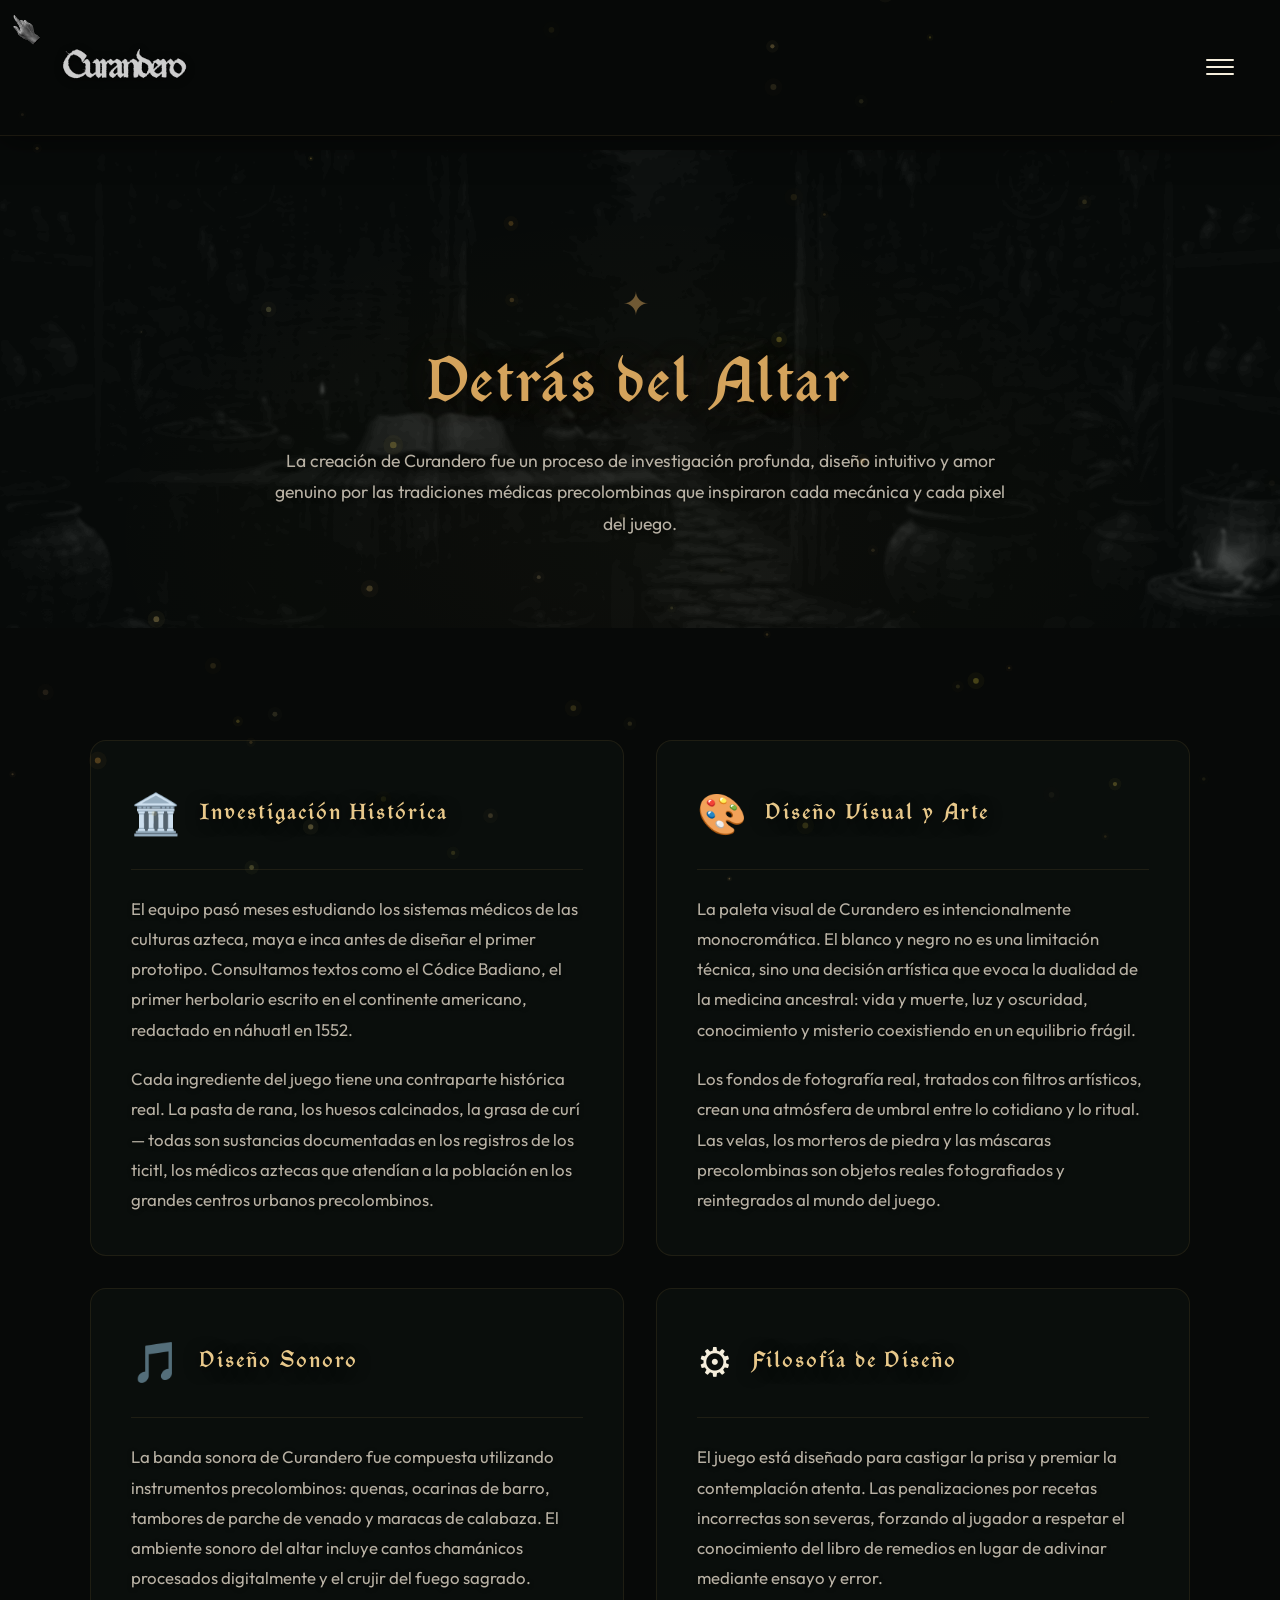
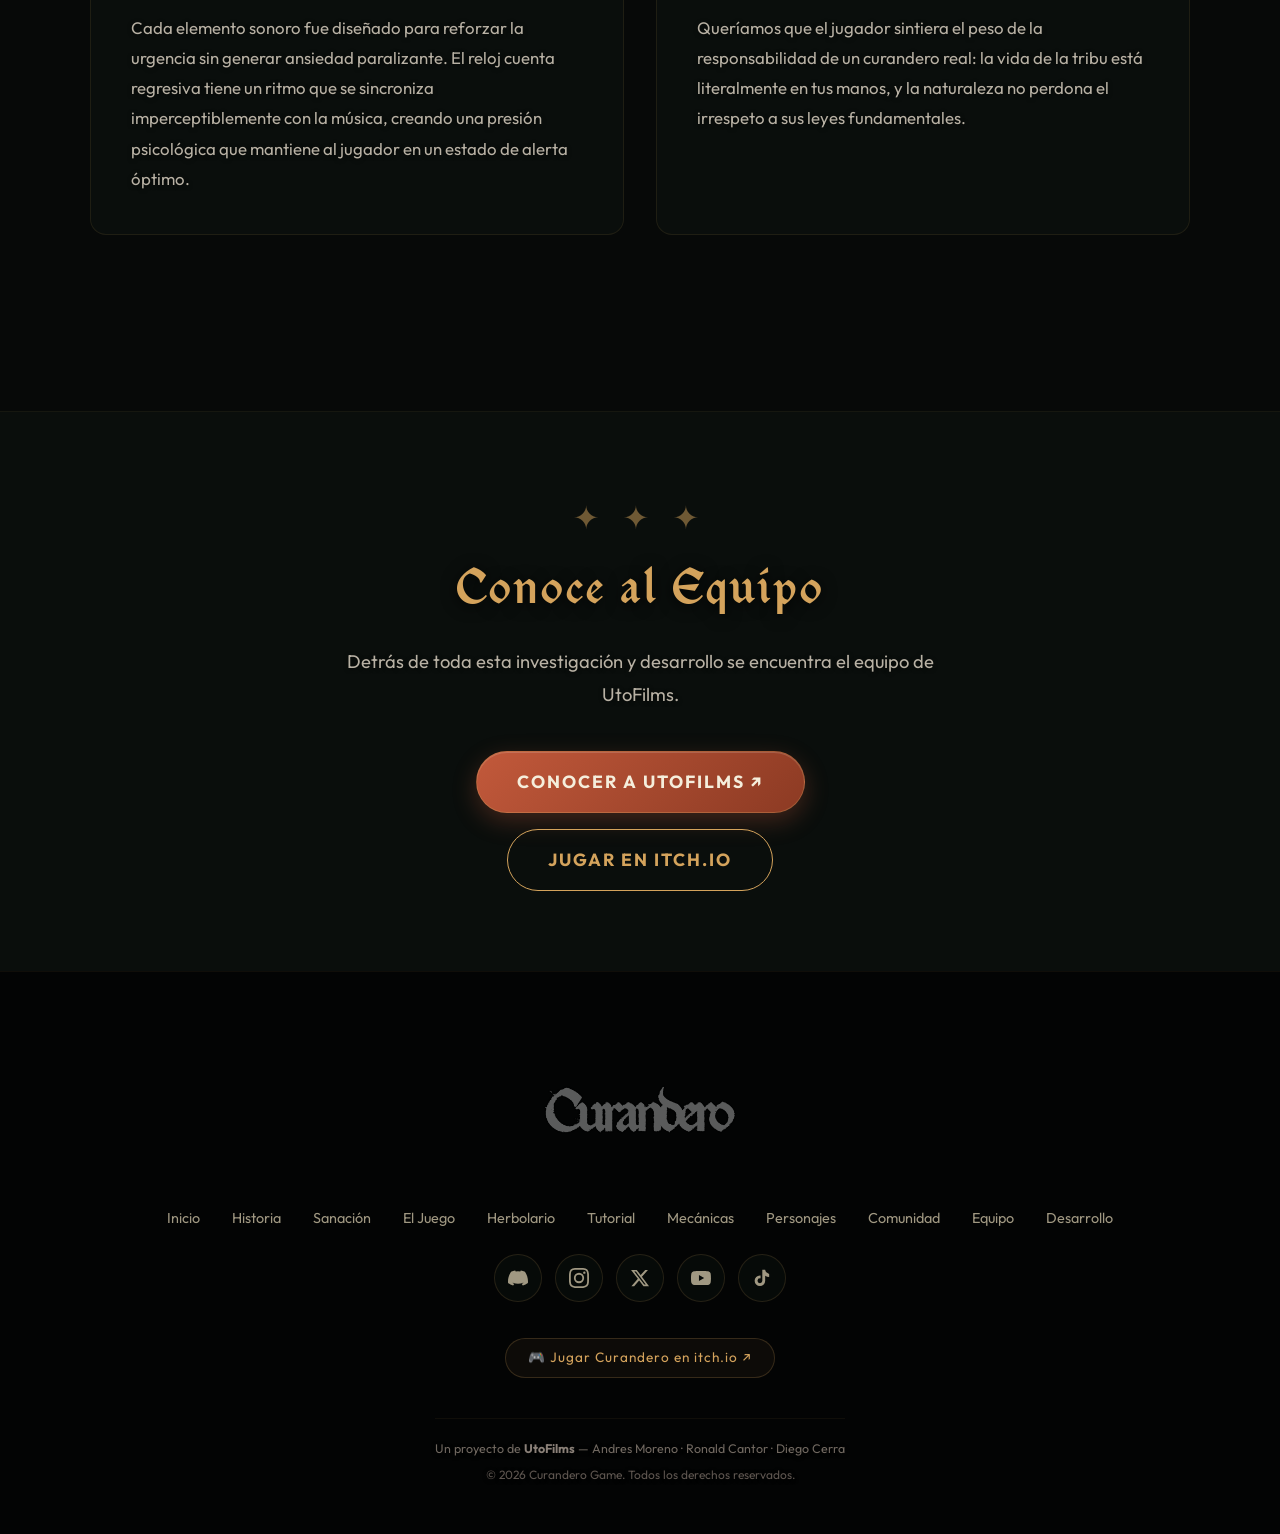
<file: desarrollo.html>
﻿<!DOCTYPE html>
<html lang="es">
<head>
    <meta charset="UTF-8">
    <meta name="viewport" content="width=device-width, initial-scale=1.0">
    <title>Desarrollo — Curandero</title>
    <meta name="description" content="Detrás del altar: La creación de Curandero. Conoce el proceso de investigación histórica, arte y diseño sonoro del juego.">
    <link rel="stylesheet" href="style.css">
    <link rel="preconnect" href="https://fonts.googleapis.com">
    <link rel="preconnect" href="https://fonts.gstatic.com" crossorigin>
    <link href="https://fonts.googleapis.com/css2?family=Outfit:wght@300;400;500;700;800&display=swap" rel="stylesheet">
    <style>
        @font-face { font-family:'StellaMystica'; src:url('assets/GL-StellaMystica.ttf') format('truetype'); font-display:swap; }
        h1,h2,h3 { font-family:'StellaMystica',serif; font-weight:normal; letter-spacing:2px; }

        .page-hero { min-height:45vh; display:flex; flex-direction:column; justify-content:center; align-items:center; text-align:center; padding:8rem 2rem 4rem; background:var(--bg-section); position:relative; overflow:hidden; }
        .page-hero::before { content:''; position:absolute; inset:0; background-image:url('assets/Bg_gameplay1.png'); background-size:cover; background-position:center; opacity:0.25; }
        .page-hero::after { content:''; position:absolute; inset:0; background:radial-gradient(ellipse at 50% 80%, rgba(212,163,92,0.04) 0%, transparent 60%); }
        .page-hero-inner { position:relative; z-index:2; max-width:750px; }

        .devlog-section { background:var(--bg-dark); padding:7rem 2rem; display:flex; flex-direction:column; align-items:center; }
        .devlog-inner { max-width:1100px; width:100%; }
        
        .devlog-grid { display:grid; grid-template-columns:repeat(2,1fr); gap:2rem; margin-bottom:4rem; }
        .devlog-card { background:rgba(14,21,17,0.5); border:1px solid rgba(212,163,92,0.1); border-radius:var(--radius-md); padding:2.5rem; transition:all 0.3s ease; display:flex; flex-direction:column; gap:1.5rem; }
        .devlog-card:hover { border-color:rgba(212,163,92,0.25); background:rgba(31,59,40,0.2); transform:translateY(-5px); box-shadow:0 15px 40px rgba(0,0,0,0.4); }
        .devlog-card-header { display:flex; align-items:center; gap:1.2rem; border-bottom:1px solid rgba(212,163,92,0.1); padding-bottom:1.5rem; }
        .devlog-card-icon { font-size:2.5rem; }
        .devlog-card-title { font-family:'StellaMystica',serif; font-size:1.6rem; color:var(--accent-light); margin:0; }
        .devlog-card-body p { font-size:1.05rem; color:#b8b1a4; line-height:1.8; margin-bottom:1.2rem; }
        .devlog-card-body p:last-child { margin-bottom:0; }

        @media(max-width:850px) {
            .devlog-grid { grid-template-columns:1fr; }
        }
    </style>
</head>
<body class="inner-page">
    <canvas id="particles-canvas" aria-hidden="true"></canvas>

    <nav id="main-nav">
        <div class="nav-inner">
            <a href="index.html" class="nav-logo"><img src="assets/Title Main.png" alt="Curandero" class="nav-logo-img"></a>
            <ul class="nav-links" id="nav-links">
                <li><a href="index.html">Inicio</a></li>
                <li><a href="historia.html">Historia</a></li>
                <li><a href="sanacion.html">Sanación</a></li>
                <li><a href="juego.html">El Juego</a></li>
                <li><a href="herbolario.html">Herbolario</a></li>
                <li><a href="tutorial.html">Tutorial</a></li>
                <li><a href="mecanicas.html">Mecánicas</a></li>
                <li><a href="personajes.html">Personajes</a></li>
                <li><a href="comunidad.html">Comunidad</a></li>
                <li><a href="equipo.html">Equipo</a></li>
                <li><a href="desarrollo.html" style="color:var(--accent);">Desarrollo</a></li>
            </ul>
            <button class="nav-toggle" id="nav-toggle" aria-label="Abrir menú"><span></span><span></span><span></span></button>
        </div>
    </nav>

    <main id="main-content">
        <section class="page-hero">
            <div class="page-hero-inner">
                <div class="glyph-deco">✦</div>
                <h1>Detrás del Altar</h1>
                <p style="font-size:1.1rem; color:#b8b1a4;">La creación de Curandero fue un proceso de investigación profunda, diseño intuitivo y amor genuino por las tradiciones médicas precolombinas que inspiraron cada mecánica y cada pixel del juego.</p>
            </div>
        </section>

        <section class="devlog-section">
            <div class="devlog-inner">
                <div class="devlog-grid">
                    <div class="devlog-card">
                        <div class="devlog-card-header">
                            <span class="devlog-card-icon">🏛️</span>
                            <h2 class="devlog-card-title">Investigación Histórica</h2>
                        </div>
                        <div class="devlog-card-body">
                            <p>El equipo pasó meses estudiando los sistemas médicos de las culturas azteca, maya e inca antes de diseñar el primer prototipo. Consultamos textos como el Códice Badiano, el primer herbolario escrito en el continente americano, redactado en náhuatl en 1552.</p>
                            <p>Cada ingrediente del juego tiene una contraparte histórica real. La pasta de rana, los huesos calcinados, la grasa de curí — todas son sustancias documentadas en los registros de los ticitl, los médicos aztecas que atendían a la población en los grandes centros urbanos precolombinos.</p>
                        </div>
                    </div>

                    <div class="devlog-card">
                        <div class="devlog-card-header">
                            <span class="devlog-card-icon">🎨</span>
                            <h2 class="devlog-card-title">Diseño Visual y Arte</h2>
                        </div>
                        <div class="devlog-card-body">
                            <p>La paleta visual de Curandero es intencionalmente monocromática. El blanco y negro no es una limitación técnica, sino una decisión artística que evoca la dualidad de la medicina ancestral: vida y muerte, luz y oscuridad, conocimiento y misterio coexistiendo en un equilibrio frágil.</p>
                            <p>Los fondos de fotografía real, tratados con filtros artísticos, crean una atmósfera de umbral entre lo cotidiano y lo ritual. Las velas, los morteros de piedra y las máscaras precolombinas son objetos reales fotografiados y reintegrados al mundo del juego.</p>
                        </div>
                    </div>

                    <div class="devlog-card">
                        <div class="devlog-card-header">
                            <span class="devlog-card-icon">🎵</span>
                            <h2 class="devlog-card-title">Diseño Sonoro</h2>
                        </div>
                        <div class="devlog-card-body">
                            <p>La banda sonora de Curandero fue compuesta utilizando instrumentos precolombinos: quenas, ocarinas de barro, tambores de parche de venado y maracas de calabaza. El ambiente sonoro del altar incluye cantos chamánicos procesados digitalmente y el crujir del fuego sagrado.</p>
                            <p>Cada elemento sonoro fue diseñado para reforzar la urgencia sin generar ansiedad paralizante. El reloj cuenta regresiva tiene un ritmo que se sincroniza imperceptiblemente con la música, creando una presión psicológica que mantiene al jugador en un estado de alerta óptimo.</p>
                        </div>
                    </div>

                    <div class="devlog-card">
                        <div class="devlog-card-header">
                            <span class="devlog-card-icon">⚙️</span>
                            <h2 class="devlog-card-title">Filosofía de Diseño</h2>
                        </div>
                        <div class="devlog-card-body">
                            <p>El juego está diseñado para castigar la prisa y premiar la contemplación atenta. Las penalizaciones por recetas incorrectas son severas, forzando al jugador a respetar el conocimiento del libro de remedios en lugar de adivinar mediante ensayo y error.</p>
                            <p>Queríamos que el jugador sintiera el peso de la responsabilidad de un curandero real: la vida de la tribu está literalmente en tus manos, y la naturaleza no perdona el irrespeto a sus leyes fundamentales.</p>
                        </div>
                    </div>
                </div>
            </div>
        </section>

        <!-- CTA Play -->
        <section style="background:var(--bg-section); padding:5rem 2rem; display:flex; justify-content:center; align-items:center; min-height:auto; border-top:1px solid rgba(212,163,92,0.06);">
            <div class="" style="text-align:center; max-width:600px;">
                <div class="glyph-deco">✦ ✦ ✦</div>
                <h2>Conoce al Equipo</h2>
                <p style="color:#b8b1a4; margin-bottom:2.5rem;">Detrás de toda esta investigación y desarrollo se encuentra el equipo de UtoFilms.</p>
                <div style="display:flex; gap:1rem; justify-content:center; flex-wrap:wrap;">
                    <a href="equipo.html" class="cta-button" style="text-decoration:none;">Conocer a UtoFilms ↗</a>
                    <a href="https://asmodeu5.itch.io/curandero" target="_blank" rel="noopener" class="cta-button secondary" style="text-decoration:none;">Jugar en itch.io</a>
                </div>
            </div>
        </section>

        <footer id="footer">
            <div class="footer-content" style="max-width:1100px;">
                <img src="assets/Title Main.png" alt="Curandero" class="footer-logo">
                <div class="footer-links">
                    <a href="index.html">Inicio</a><a href="historia.html">Historia</a><a href="sanacion.html">Sanación</a>
                    <a href="juego.html">El Juego</a><a href="herbolario.html">Herbolario</a><a href="tutorial.html">Tutorial</a>
                    <a href="mecanicas.html">Mecánicas</a><a href="personajes.html">Personajes</a><a href="comunidad.html">Comunidad</a>
                    <a href="equipo.html">Equipo</a><a href="desarrollo.html">Desarrollo</a>
                </div>
                <div style="display:flex;gap:0.8rem;justify-content:center;flex-wrap:wrap;">
                    <a href="proximamente.html?red=discord" class="social-link" aria-label="Discord"><svg width="20" height="20" viewBox="0 0 24 24" fill="currentColor"><path d="M20.317 4.37a19.791 19.791 0 0 0-4.885-1.515.074.074 0 0 0-.079.037c-.21.375-.444.864-.608 1.25a18.27 18.27 0 0 0-5.487 0 12.64 12.64 0 0 0-.617-1.25.077.077 0 0 0-.079-.037A19.736 19.736 0 0 0 3.677 4.37a.07.07 0 0 0-.032.027C.533 9.046-.32 13.58.099 18.057.1 18.08.11 18.1.13 18.116a19.9 19.9 0 0 0 5.993 3.03.078.078 0 0 0 .084-.028 14.09 14.09 0 0 0 1.226-1.994.076.076 0 0 0-.041-.106 13.107 13.107 0 0 1-1.872-.892.077.077 0 0 1-.008-.128 10.2 10.2 0 0 0 .372-.292.074.074 0 0 1 .077-.01c3.928 1.793 8.18 1.793 12.062 0a.074.074 0 0 1 .078.01c.12.098.246.198.373.292a.077.077 0 0 1-.006.127 12.299 12.299 0 0 1-1.873.892.077.077 0 0 0-.041.107c.36.698.772 1.362 1.225 1.993a.076.076 0 0 0 .084.028 19.839 19.839 0 0 0 6.002-3.03.077.077 0 0 0 .032-.054c.5-5.177-.838-9.674-3.549-13.66a.061.061 0 0 0-.031-.03z"/></svg></a>
                    <a href="proximamente.html?red=instagram" class="social-link" aria-label="Instagram"><svg width="20" height="20" viewBox="0 0 24 24" fill="currentColor"><path d="M12 2.163c3.204 0 3.584.012 4.85.07 3.252.148 4.771 1.691 4.919 4.919.058 1.265.069 1.645.069 4.849 0 3.205-.012 3.584-.069 4.849-.149 3.225-1.664 4.771-4.919 4.919-1.266.058-1.644.07-4.85.07-3.204 0-3.584-.012-4.849-.07-3.26-.149-4.771-1.699-4.919-4.92-.058-1.265-.07-1.644-.07-4.849 0-3.204.013-3.583.07-4.849.149-3.227 1.664-4.771 4.919-4.919 1.266-.057 1.645-.069 4.849-.069zM12 0C8.741 0 8.333.014 7.053.072 2.695.272.273 2.69.073 7.052.014 8.333 0 8.741 0 12c0 3.259.014 3.668.072 4.948.2 4.358 2.618 6.78 6.98 6.98C8.333 23.986 8.741 24 12 24c3.259 0 3.668-.014 4.948-.072 4.354-.2 6.782-2.618 6.979-6.98.059-1.28.073-1.689.073-4.948 0-3.259-.014-3.667-.072-4.947-.196-4.354-2.617-6.78-6.979-6.98C15.668.014 15.259 0 12 0zm0 5.838a6.162 6.162 0 1 0 0 12.324 6.162 6.162 0 0 0 0-12.324zM12 16a4 4 0 1 1 0-8 4 4 0 0 1 0 8zm6.406-11.845a1.44 1.44 0 1 0 0 2.881 1.44 1.44 0 0 0 0-2.881z"/></svg></a>
                    <a href="proximamente.html?red=twitter" class="social-link" aria-label="Twitter/X"><svg width="20" height="20" viewBox="0 0 24 24" fill="currentColor"><path d="M18.244 2.25h3.308l-7.227 8.26 8.502 11.24H16.17l-5.214-6.817L4.99 21.75H1.68l7.73-8.835L1.254 2.25H8.08l4.713 6.231zm-1.161 17.52h1.833L7.084 4.126H5.117z"/></svg></a>
                    <a href="proximamente.html?red=youtube" class="social-link" aria-label="YouTube"><svg width="20" height="20" viewBox="0 0 24 24" fill="currentColor"><path d="M23.498 6.186a3.016 3.016 0 0 0-2.122-2.136C19.505 3.545 12 3.545 12 3.545s-7.505 0-9.377.505A3.017 3.017 0 0 0 .502 6.186C0 8.07 0 12 0 12s0 3.93.502 5.814a3.016 3.016 0 0 0 2.122 2.136c1.871.505 9.376.505 9.376.505s7.505 0 9.377-.505a3.015 3.015 0 0 0 2.122-2.136C24 15.93 24 12 24 12s0-3.93-.502-5.814zM9.545 15.568V8.432L15.818 12l-6.273 3.568z"/></svg></a>
                    <a href="proximamente.html?red=tiktok" class="social-link" aria-label="TikTok"><svg width="20" height="20" viewBox="0 0 24 24" fill="currentColor"><path d="M19.59 6.69a4.83 4.83 0 0 1-3.77-4.25V2h-3.45v13.67a2.89 2.89 0 0 1-2.88 2.5 2.89 2.89 0 0 1-2.89-2.89 2.89 2.89 0 0 1 2.89-2.89c.28 0 .54.04.79.1V9.01a6.28 6.28 0 0 0-.79-.05 6.34 6.34 0 0 0-6.34 6.34 6.34 6.34 0 0 0 6.34 6.34 6.34 6.34 0 0 0 6.33-6.34V9.15a8.16 8.16 0 0 0 4.77 1.52V7.2a4.85 4.85 0 0 1-1-.51z"/></svg></a>
                </div>
                <a href="https://asmodeu5.itch.io/curandero" target="_blank" rel="noopener" style="display:inline-flex;align-items:center;gap:0.6rem;margin-top:0.8rem;text-decoration:none;color:var(--accent);font-family:'Outfit',sans-serif;font-size:0.85rem;letter-spacing:1px;border:1px solid rgba(212,163,92,0.2);padding:0.5rem 1.4rem;border-radius:50px;background:rgba(212,163,92,0.05);">🎮 Jugar Curandero en itch.io ↗</a>
                <div class="footer-credits"><p>Un proyecto de <strong>UtoFilms</strong> — Andres Moreno · Ronald Cantor · Diego Cerra</p><p>&copy; 2026 Curandero Game. Todos los derechos reservados.</p></div>
            </div>
        </footer>
    </main>

    <script src="script.js"></script>
</body>
</html>
</file>
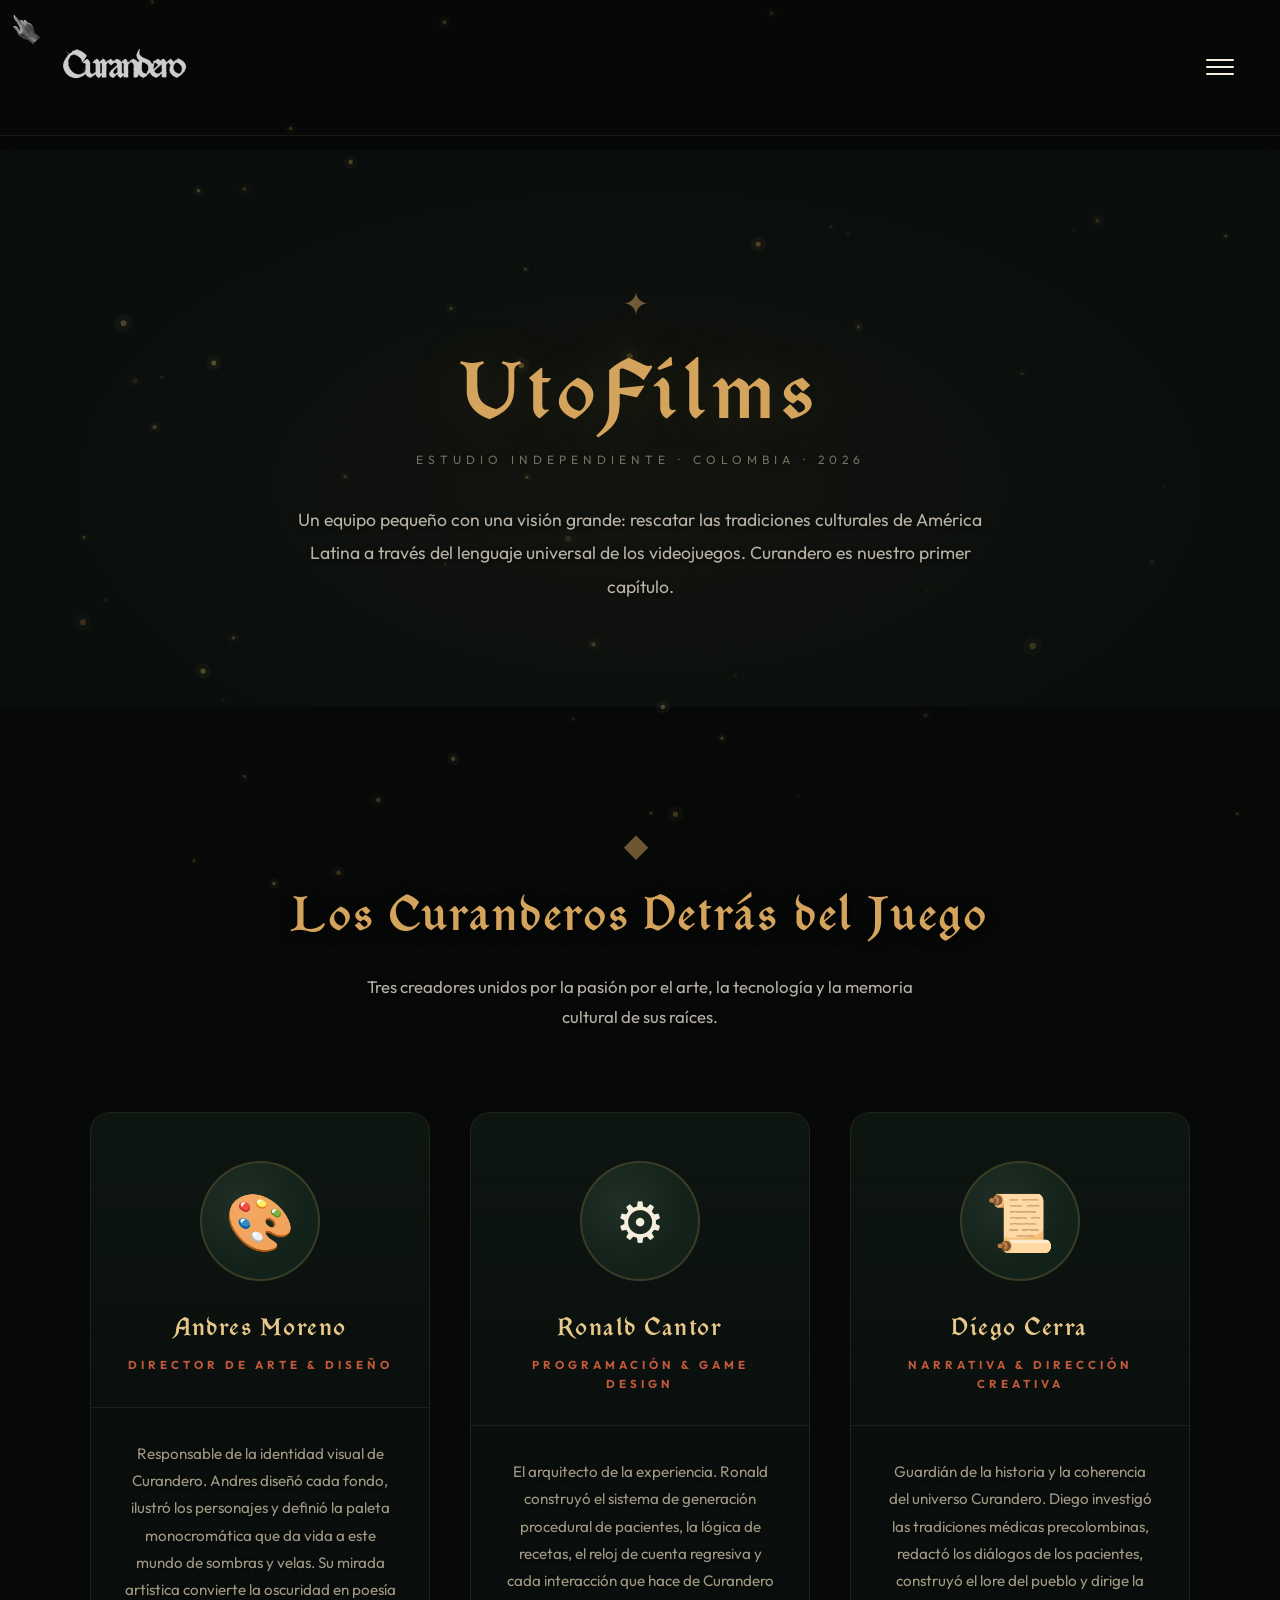
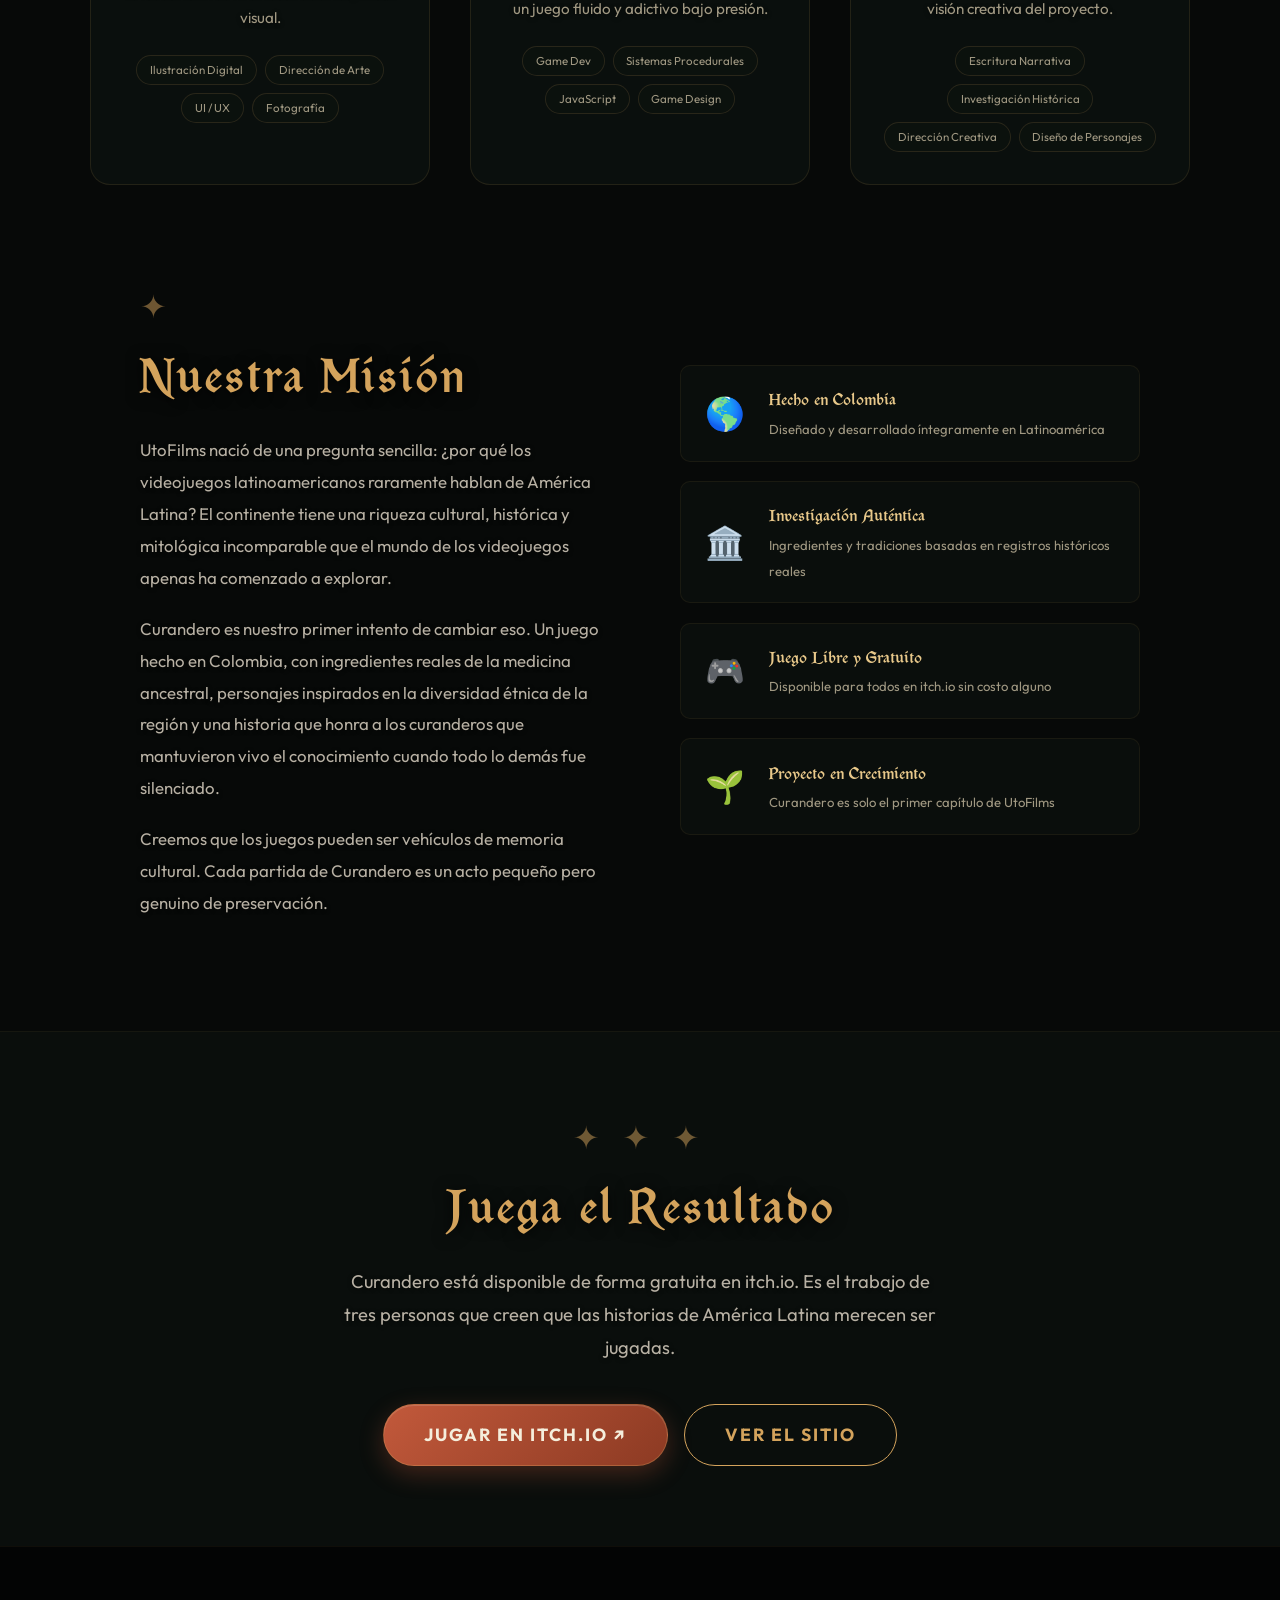
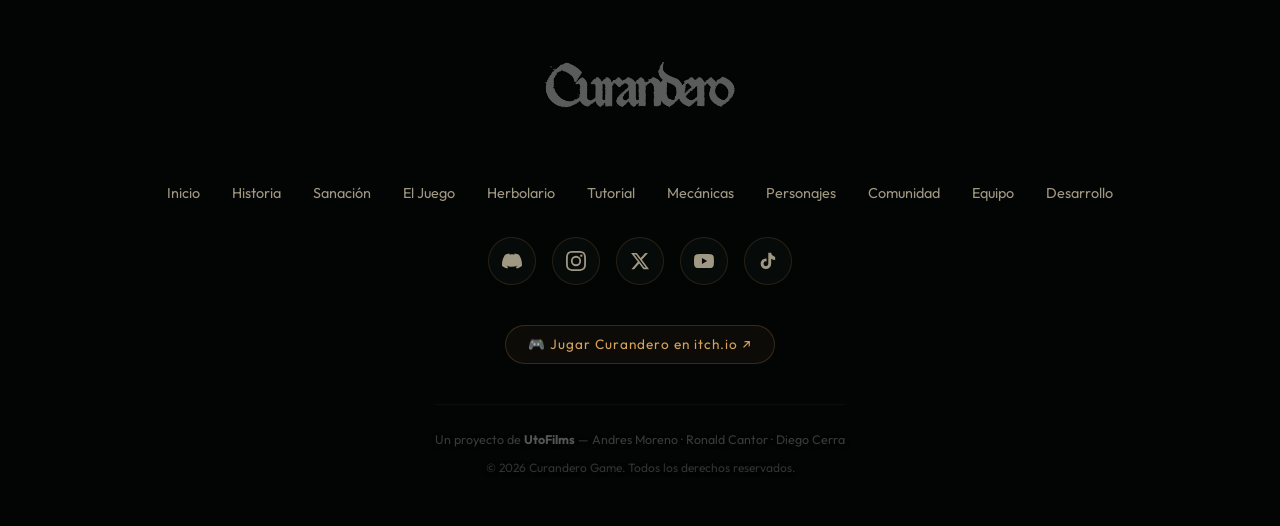
<file: equipo.html>
﻿<!DOCTYPE html>
<html lang="es">
<head>
    <meta charset="UTF-8">
    <meta name="viewport" content="width=device-width, initial-scale=1.0">
    <title>El Equipo — UtoFilms · Curandero</title>
    <meta name="description" content="Conoce al equipo detrás de Curandero: UtoFilms, conformado por Andres Moreno, Ronald Cantor y Diego Cerra.">
    <link rel="stylesheet" href="style.css">
    <link rel="preconnect" href="https://fonts.googleapis.com">
    <link rel="preconnect" href="https://fonts.gstatic.com" crossorigin>
    <link href="https://fonts.googleapis.com/css2?family=Outfit:wght@300;400;500;700;800&display=swap" rel="stylesheet">
    <style>
        @font-face {
            font-family: 'StellaMystica';
            src: url('assets/GL-StellaMystica.ttf') format('truetype');
            font-weight: normal; font-style: normal; font-display: swap;
        }
        h1, h2, h3, .stella { font-family: 'StellaMystica', serif; font-weight: normal; letter-spacing: 2px; }

        /* ── Studio Hero ── */
        .studio-hero {
            min-height: 60vh;
            display: flex;
            flex-direction: column;
            justify-content: center;
            align-items: center;
            text-align: center;
            padding: 8rem 2rem 5rem;
            position: relative;
            background: var(--bg-section);
            overflow: hidden;
        }
        .studio-hero::before {
            content: '';
            position: absolute;
            inset: 0;
            background-image: url('assets/mix station bg.png');
            background-size: cover;
            background-position: center;
            opacity: 0.04;
        }
        .studio-hero::after {
            content: '';
            position: absolute;
            inset: 0;
            background: radial-gradient(ellipse at 50% 60%, rgba(212,163,92,0.04) 0%, transparent 65%);
        }
        .studio-hero-inner {
            position: relative;
            z-index: 2;
            max-width: 700px;
        }
        .studio-logo-text {
            font-family: 'StellaMystica', serif;
            font-size: clamp(3rem, 8vw, 6rem);
            color: var(--accent);
            letter-spacing: 6px;
            line-height: 1;
            margin-bottom: 0.5rem;
            text-shadow: 0 0 60px rgba(212,163,92,0.2);
        }
        .studio-tagline {
            font-family: 'Outfit', sans-serif;
            font-size: 0.75rem;
            letter-spacing: 5px;
            text-transform: uppercase;
            color: var(--text-muted);
            opacity: 0.7;
            margin-bottom: 2rem;
        }
        .studio-desc {
            font-size: 1.1rem;
            color: #b8b1a4;
            line-height: 1.9;
        }

        /* ── Team Grid ── */
        .team-section {
            background: var(--bg-dark);
            padding: 7rem 2rem;
            display: flex;
            flex-direction: column;
            align-items: center;
        }
        .team-section-inner {
            max-width: 1100px;
            width: 100%;
        }
        .team-section-header {
            text-align: center;
            margin-bottom: 5rem;
        }
        .team-cards-main {
            display: grid;
            grid-template-columns: repeat(3, 1fr);
            gap: 2.5rem;
            margin-bottom: 6rem;
        }
        .team-card-main {
            background: rgba(14, 21, 17, 0.6);
            border: 1px solid rgba(212, 163, 92, 0.12);
            border-radius: var(--radius-lg);
            overflow: hidden;
            transition: all 0.45s var(--transition-bounce);
            text-align: center;
        }
        .team-card-main:hover {
            transform: translateY(-10px);
            border-color: rgba(212,163,92,0.3);
            box-shadow: 0 30px 60px rgba(0,0,0,0.5);
        }
        .team-card-top {
            padding: 3rem 2rem 2rem;
            background: linear-gradient(180deg, rgba(31,59,40,0.15) 0%, transparent 100%);
            border-bottom: 1px solid rgba(212,163,92,0.07);
        }
        .team-avatar-big {
            width: 120px;
            height: 120px;
            border-radius: 50%;
            margin: 0 auto 1.5rem;
            background: rgba(31,59,40,0.4);
            border: 2px solid rgba(212,163,92,0.2);
            display: flex;
            align-items: center;
            justify-content: center;
            font-size: 3.5rem;
            position: relative;
            overflow: hidden;
        }
        .team-avatar-big::after {
            content: '';
            position: absolute;
            inset: 0;
            border-radius: 50%;
            background: radial-gradient(circle at 35% 35%, rgba(255,255,255,0.06) 0%, transparent 60%);
        }
        .team-member-name {
            font-family: 'StellaMystica', serif;
            font-size: 1.8rem;
            color: var(--accent-light);
            display: block;
            margin-bottom: 0.3rem;
            letter-spacing: 1.5px;
        }
        .team-member-role {
            font-family: 'Outfit', sans-serif;
            font-size: 0.72rem;
            font-weight: 700;
            letter-spacing: 4px;
            text-transform: uppercase;
            color: var(--primary);
            display: block;
            margin-bottom: 0;
        }
        .team-card-bottom {
            padding: 2rem;
        }
        .team-card-bottom p {
            font-size: 0.95rem;
            color: var(--text-muted);
            line-height: 1.8;
            margin-bottom: 1.5rem;
        }
        .team-skills {
            display: flex;
            flex-wrap: wrap;
            gap: 0.5rem;
            justify-content: center;
        }
        .skill-tag {
            font-family: 'Outfit', sans-serif;
            font-size: 0.72rem;
            padding: 0.3rem 0.8rem;
            border-radius: 20px;
            border: 1px solid rgba(212,163,92,0.15);
            color: var(--text-muted);
            background: rgba(14,21,17,0.4);
        }

        /* ── UtoFilms Mission ── */
        .mission-section {
            background: var(--bg-section);
            padding: 6rem 2rem;
            display: flex;
            justify-content: center;
        }
        .mission-inner {
            max-width: 1000px;
            width: 100%;
            display: grid;
            grid-template-columns: 1fr 1fr;
            gap: 5rem;
            align-items: center;
        }
        .mission-text h2 { margin-bottom: 1.5rem; }
        .mission-text p { font-size: 1.05rem; color: #b8b1a4; line-height: 1.9; margin-bottom: 1.2rem; }
        .mission-text p:last-child { margin-bottom: 0; }
        .mission-stats {
            display: flex;
            flex-direction: column;
            gap: 1.2rem;
        }
        .mission-stat {
            display: flex;
            align-items: center;
            gap: 1.5rem;
            padding: 1.2rem 1.5rem;
            background: rgba(14,21,17,0.5);
            border: 1px solid rgba(212,163,92,0.08);
            border-radius: var(--radius-sm);
            transition: all 0.3s ease;
        }
        .mission-stat:hover {
            background: rgba(31,59,40,0.3);
            border-color: rgba(212,163,92,0.2);
        }
        .mission-stat-icon { font-size: 2rem; }
        .mission-stat-text strong {
            font-family: 'StellaMystica', serif;
            font-size: 1.2rem;
            color: var(--accent-light);
            display: block;
            font-weight: normal;
        }
        .mission-stat-text span {
            font-size: 0.82rem;
            color: var(--text-muted);
        }

        /* Responsive */
        @media (max-width: 900px) {
            .team-cards-main { grid-template-columns: 1fr; max-width: 450px; margin-left: auto; margin-right: auto; }
            .mission-inner { grid-template-columns: 1fr; gap: 3rem; }
        }
    </style>
</head>
<body class="inner-page">

    <canvas id="particles-canvas" aria-hidden="true"></canvas>

    <nav id="main-nav">
        <div class="nav-inner">
            <a href="index.html" class="nav-logo">
                <img src="assets/Title Main.png" alt="Curandero" class="nav-logo-img">
            </a>
            <ul class="nav-links" id="nav-links">
                <li><a href="index.html">Inicio</a></li>
                <li><a href="historia.html">Historia</a></li>
                <li><a href="sanacion.html">Sanaci&#xF3;n</a></li>
                <li><a href="juego.html">El Juego</a></li>
                <li><a href="herbolario.html">Herbolario</a></li>
                <li><a href="tutorial.html">Tutorial</a></li>
                <li><a href="mecanicas.html">Mec&#xE1;nicas</a></li>
                <li><a href="personajes.html">Personajes</a></li>
                <li><a href="comunidad.html">Comunidad</a></li>
                <li><a href="equipo.html" style="color: var(--accent);">Equipo</a></li>
                <li><a href="desarrollo.html">Desarrollo</a></li>
            </ul>
            <button class="nav-toggle" id="nav-toggle" aria-label="Abrir menú">
                <span></span><span></span><span></span>
            </button>
        </div>
    </nav>

    <main id="main-content">

        <!-- Studio Hero -->
        <section class="studio-hero">
            <div class="studio-hero-inner reveal-el">
                <div class="glyph-deco">✦</div>
                <div class="studio-logo-text">UtoFilms</div>
                <p class="studio-tagline">Estudio Independiente · Colombia · 2026</p>
                <p class="studio-desc">Un equipo pequeño con una visión grande: rescatar las tradiciones culturales de América Latina a través del lenguaje universal de los videojuegos. Curandero es nuestro primer capítulo.</p>
            </div>
        </section>

        <!-- Team -->
        <section class="team-section">
            <div class="team-section-inner">
                <div class="team-section-header reveal-el">
                    <div class="glyph-deco">◆</div>
                    <h2>Los Curanderos Detrás del Juego</h2>
                    <p style="max-width:600px; margin:0 auto; color:#b8b1a4; font-size:1.05rem;">Tres creadores unidos por la pasión por el arte, la tecnología y la memoria cultural de sus raíces.</p>
                </div>

                <div class="team-cards-main reveal-el">

                    <!-- Andres Moreno -->
                    <div class="team-card-main">
                        <div class="team-card-top">
                            <div class="team-avatar-big">🎨</div>
                            <span class="team-member-name">Andres Moreno</span>
                            <span class="team-member-role">Director de Arte & Diseño</span>
                        </div>
                        <div class="team-card-bottom">
                            <p>Responsable de la identidad visual de Curandero. Andres diseñó cada fondo, ilustró los personajes y definió la paleta monocromática que da vida a este mundo de sombras y velas. Su mirada artística convierte la oscuridad en poesía visual.</p>
                            <div class="team-skills">
                                <span class="skill-tag">Ilustración Digital</span>
                                <span class="skill-tag">Dirección de Arte</span>
                                <span class="skill-tag">UI / UX</span>
                                <span class="skill-tag">Fotografía</span>
                            </div>
                        </div>
                    </div>

                    <!-- Ronald Cantor -->
                    <div class="team-card-main">
                        <div class="team-card-top">
                            <div class="team-avatar-big">⚙️</div>
                            <span class="team-member-name">Ronald Cantor</span>
                            <span class="team-member-role">Programación & Game Design</span>
                        </div>
                        <div class="team-card-bottom">
                            <p>El arquitecto de la experiencia. Ronald construyó el sistema de generación procedural de pacientes, la lógica de recetas, el reloj de cuenta regresiva y cada interacción que hace de Curandero un juego fluido y adictivo bajo presión.</p>
                            <div class="team-skills">
                                <span class="skill-tag">Game Dev</span>
                                <span class="skill-tag">Sistemas Procedurales</span>
                                <span class="skill-tag">JavaScript</span>
                                <span class="skill-tag">Game Design</span>
                            </div>
                        </div>
                    </div>

                    <!-- Diego Cerra -->
                    <div class="team-card-main">
                        <div class="team-card-top">
                            <div class="team-avatar-big">📜</div>
                            <span class="team-member-name">Diego Cerra</span>
                            <span class="team-member-role">Narrativa & Dirección Creativa</span>
                        </div>
                        <div class="team-card-bottom">
                            <p>Guardián de la historia y la coherencia del universo Curandero. Diego investigó las tradiciones médicas precolombinas, redactó los diálogos de los pacientes, construyó el lore del pueblo y dirige la visión creativa del proyecto.</p>
                            <div class="team-skills">
                                <span class="skill-tag">Escritura Narrativa</span>
                                <span class="skill-tag">Investigación Histórica</span>
                                <span class="skill-tag">Dirección Creativa</span>
                                <span class="skill-tag">Diseño de Personajes</span>
                            </div>
                        </div>
                    </div>

                </div>

                <!-- Mission -->
                <div class="mission-section" style="background: transparent; padding: 0;">
                    <div class="mission-inner reveal-el">
                        <div class="mission-text">
                            <div class="glyph-deco" style="text-align:left;">✦</div>
                            <h2>Nuestra Misión</h2>
                            <p>UtoFilms nació de una pregunta sencilla: ¿por qué los videojuegos latinoamericanos raramente hablan de América Latina? El continente tiene una riqueza cultural, histórica y mitológica incomparable que el mundo de los videojuegos apenas ha comenzado a explorar.</p>
                            <p>Curandero es nuestro primer intento de cambiar eso. Un juego hecho en Colombia, con ingredientes reales de la medicina ancestral, personajes inspirados en la diversidad étnica de la región y una historia que honra a los curanderos que mantuvieron vivo el conocimiento cuando todo lo demás fue silenciado.</p>
                            <p>Creemos que los juegos pueden ser vehículos de memoria cultural. Cada partida de Curandero es un acto pequeño pero genuino de preservación.</p>
                        </div>
                        <div class="mission-stats">
                            <div class="mission-stat">
                                <span class="mission-stat-icon">🌎</span>
                                <div class="mission-stat-text">
                                    <strong>Hecho en Colombia</strong>
                                    <span>Diseñado y desarrollado íntegramente en Latinoamérica</span>
                                </div>
                            </div>
                            <div class="mission-stat">
                                <span class="mission-stat-icon">🏛️</span>
                                <div class="mission-stat-text">
                                    <strong>Investigación Auténtica</strong>
                                    <span>Ingredientes y tradiciones basadas en registros históricos reales</span>
                                </div>
                            </div>
                            <div class="mission-stat">
                                <span class="mission-stat-icon">🎮</span>
                                <div class="mission-stat-text">
                                    <strong>Juego Libre y Gratuito</strong>
                                    <span>Disponible para todos en itch.io sin costo alguno</span>
                                </div>
                            </div>
                            <div class="mission-stat">
                                <span class="mission-stat-icon">🌱</span>
                                <div class="mission-stat-text">
                                    <strong>Proyecto en Crecimiento</strong>
                                    <span>Curandero es solo el primer capítulo de UtoFilms</span>
                                </div>
                            </div>
                        </div>
                    </div>
                </div>

            </div>
        </section>

        <!-- CTA Play -->
        <section style="background: var(--bg-section); padding: 5rem 2rem; display:flex; justify-content:center; align-items:center; min-height:auto; border-top: 1px solid rgba(212,163,92,0.06);">
            <div class="reveal-el" style="text-align:center; max-width:600px;">
                <div class="glyph-deco">✦ ✦ ✦</div>
                <h2>Juega el Resultado</h2>
                <p style="color:#b8b1a4; margin-bottom:2.5rem;">Curandero está disponible de forma gratuita en itch.io. Es el trabajo de tres personas que creen que las historias de América Latina merecen ser jugadas.</p>
                <div style="display:flex; gap:1rem; justify-content:center; flex-wrap:wrap;">
                    <a href="https://asmodeu5.itch.io/curandero" target="_blank" rel="noopener" class="cta-button" style="text-decoration:none;">
                        Jugar en itch.io ↗
                    </a>
                    <a href="index.html" class="cta-button secondary" style="text-decoration:none;">
                        Ver el Sitio
                    </a>
                </div>
            </div>
        </section>

        <!-- Footer -->
        <footer id="footer">
            <div class="footer-content" style="max-width:1100px;">
                <img src="assets/Title Main.png" alt="Curandero" class="footer-logo">

                <div class="footer-links">
                    <a href="index.html">Inicio</a><a href="historia.html">Historia</a><a href="sanacion.html">Sanaci&#xF3;n</a>
                    <a href="juego.html">El Juego</a><a href="herbolario.html">Herbolario</a><a href="tutorial.html">Tutorial</a>
                    <a href="mecanicas.html">Mec&#xE1;nicas</a><a href="personajes.html">Personajes</a><a href="comunidad.html">Comunidad</a>
                    <a href="equipo.html">Equipo</a><a href="desarrollo.html">Desarrollo</a>
                </div>

                <!-- Social media -->
                <div style="display:flex; gap:1rem; justify-content:center; flex-wrap:wrap; margin-top:0.5rem;">
                    <a href="proximamente.html?red=discord" class="social-link" aria-label="Discord" title="Discord">
                        <svg width="20" height="20" viewBox="0 0 24 24" fill="currentColor"><path d="M20.317 4.37a19.791 19.791 0 0 0-4.885-1.515.074.074 0 0 0-.079.037c-.21.375-.444.864-.608 1.25a18.27 18.27 0 0 0-5.487 0 12.64 12.64 0 0 0-.617-1.25.077.077 0 0 0-.079-.037A19.736 19.736 0 0 0 3.677 4.37a.07.07 0 0 0-.032.027C.533 9.046-.32 13.58.099 18.057.1 18.08.11 18.1.13 18.116a19.9 19.9 0 0 0 5.993 3.03.078.078 0 0 0 .084-.028 14.09 14.09 0 0 0 1.226-1.994.076.076 0 0 0-.041-.106 13.107 13.107 0 0 1-1.872-.892.077.077 0 0 1-.008-.128 10.2 10.2 0 0 0 .372-.292.074.074 0 0 1 .077-.01c3.928 1.793 8.18 1.793 12.062 0a.074.074 0 0 1 .078.01c.12.098.246.198.373.292a.077.077 0 0 1-.006.127 12.299 12.299 0 0 1-1.873.892.077.077 0 0 0-.041.107c.36.698.772 1.362 1.225 1.993a.076.076 0 0 0 .084.028 19.839 19.839 0 0 0 6.002-3.03.077.077 0 0 0 .032-.054c.5-5.177-.838-9.674-3.549-13.66a.061.061 0 0 0-.031-.03z"/></svg>
                    </a>
                    <a href="proximamente.html?red=instagram" class="social-link" aria-label="Instagram" title="Instagram">
                        <svg width="20" height="20" viewBox="0 0 24 24" fill="currentColor"><path d="M12 2.163c3.204 0 3.584.012 4.85.07 3.252.148 4.771 1.691 4.919 4.919.058 1.265.069 1.645.069 4.849 0 3.205-.012 3.584-.069 4.849-.149 3.225-1.664 4.771-4.919 4.919-1.266.058-1.644.07-4.85.07-3.204 0-3.584-.012-4.849-.07-3.26-.149-4.771-1.699-4.919-4.92-.058-1.265-.07-1.644-.07-4.849 0-3.204.013-3.583.07-4.849.149-3.227 1.664-4.771 4.919-4.919 1.266-.057 1.645-.069 4.849-.069zM12 0C8.741 0 8.333.014 7.053.072 2.695.272.273 2.69.073 7.052.014 8.333 0 8.741 0 12c0 3.259.014 3.668.072 4.948.2 4.358 2.618 6.78 6.98 6.98C8.333 23.986 8.741 24 12 24c3.259 0 3.668-.014 4.948-.072 4.354-.2 6.782-2.618 6.979-6.98.059-1.28.073-1.689.073-4.948 0-3.259-.014-3.667-.072-4.947-.196-4.354-2.617-6.78-6.979-6.98C15.668.014 15.259 0 12 0zm0 5.838a6.162 6.162 0 1 0 0 12.324 6.162 6.162 0 0 0 0-12.324zM12 16a4 4 0 1 1 0-8 4 4 0 0 1 0 8zm6.406-11.845a1.44 1.44 0 1 0 0 2.881 1.44 1.44 0 0 0 0-2.881z"/></svg>
                    </a>
                    <a href="proximamente.html?red=twitter" class="social-link" aria-label="Twitter/X" title="Twitter/X">
                        <svg width="20" height="20" viewBox="0 0 24 24" fill="currentColor"><path d="M18.244 2.25h3.308l-7.227 8.26 8.502 11.24H16.17l-5.214-6.817L4.99 21.75H1.68l7.73-8.835L1.254 2.25H8.08l4.713 6.231zm-1.161 17.52h1.833L7.084 4.126H5.117z"/></svg>
                    </a>
                    <a href="proximamente.html?red=youtube" class="social-link" aria-label="YouTube" title="YouTube">
                        <svg width="20" height="20" viewBox="0 0 24 24" fill="currentColor"><path d="M23.498 6.186a3.016 3.016 0 0 0-2.122-2.136C19.505 3.545 12 3.545 12 3.545s-7.505 0-9.377.505A3.017 3.017 0 0 0 .502 6.186C0 8.07 0 12 0 12s0 3.93.502 5.814a3.016 3.016 0 0 0 2.122 2.136c1.871.505 9.376.505 9.376.505s7.505 0 9.377-.505a3.015 3.015 0 0 0 2.122-2.136C24 15.93 24 12 24 12s0-3.93-.502-5.814zM9.545 15.568V8.432L15.818 12l-6.273 3.568z"/></svg>
                    </a>
                    <a href="proximamente.html?red=tiktok" class="social-link" aria-label="TikTok" title="TikTok">
                        <svg width="20" height="20" viewBox="0 0 24 24" fill="currentColor"><path d="M19.59 6.69a4.83 4.83 0 0 1-3.77-4.25V2h-3.45v13.67a2.89 2.89 0 0 1-2.88 2.5 2.89 2.89 0 0 1-2.89-2.89 2.89 2.89 0 0 1 2.89-2.89c.28 0 .54.04.79.1V9.01a6.28 6.28 0 0 0-.79-.05 6.34 6.34 0 0 0-6.34 6.34 6.34 6.34 0 0 0 6.34 6.34 6.34 6.34 0 0 0 6.33-6.34V9.15a8.16 8.16 0 0 0 4.77 1.52V7.2a4.85 4.85 0 0 1-1-.51z"/></svg>
                    </a>
                </div>

                <!-- Itch.io link prominent -->
                <a href="https://asmodeu5.itch.io/curandero" target="_blank" rel="noopener"
                   style="display:inline-flex; align-items:center; gap:0.6rem; margin-top:1rem; text-decoration:none; color:var(--accent); font-family:'Outfit',sans-serif; font-size:0.85rem; letter-spacing:1px; border:1px solid rgba(212,163,92,0.2); padding:0.5rem 1.4rem; border-radius:50px; transition: all 0.3s ease; background:rgba(212,163,92,0.05);"
                   onmouseover="this.style.background='rgba(212,163,92,0.12)'; this.style.borderColor='rgba(212,163,92,0.4)'"
                   onmouseout="this.style.background='rgba(212,163,92,0.05)'; this.style.borderColor='rgba(212,163,92,0.2)'">
                    🎮 Jugar Curandero en itch.io ↗
                </a>

                <div style="border-top:1px solid rgba(212,163,92,0.05); padding-top:1.5rem; margin-top:1rem; display:flex; flex-direction:column; align-items:center; gap:0.3rem;">
                    <p style="font-size:0.78rem; color:#3a3a3a; margin:0;">Un proyecto de <strong style="color:#555;">UtoFilms</strong> — Andres Moreno · Ronald Cantor · Diego Cerra</p>
                    <p style="font-size:0.75rem; color:#333; margin:0;">&copy; 2026 Curandero Game. Todos los derechos reservados.</p>
                </div>
            </div>
        </footer>
    </main>

    <script src="script.js"></script>
</body>
</html>
</file>
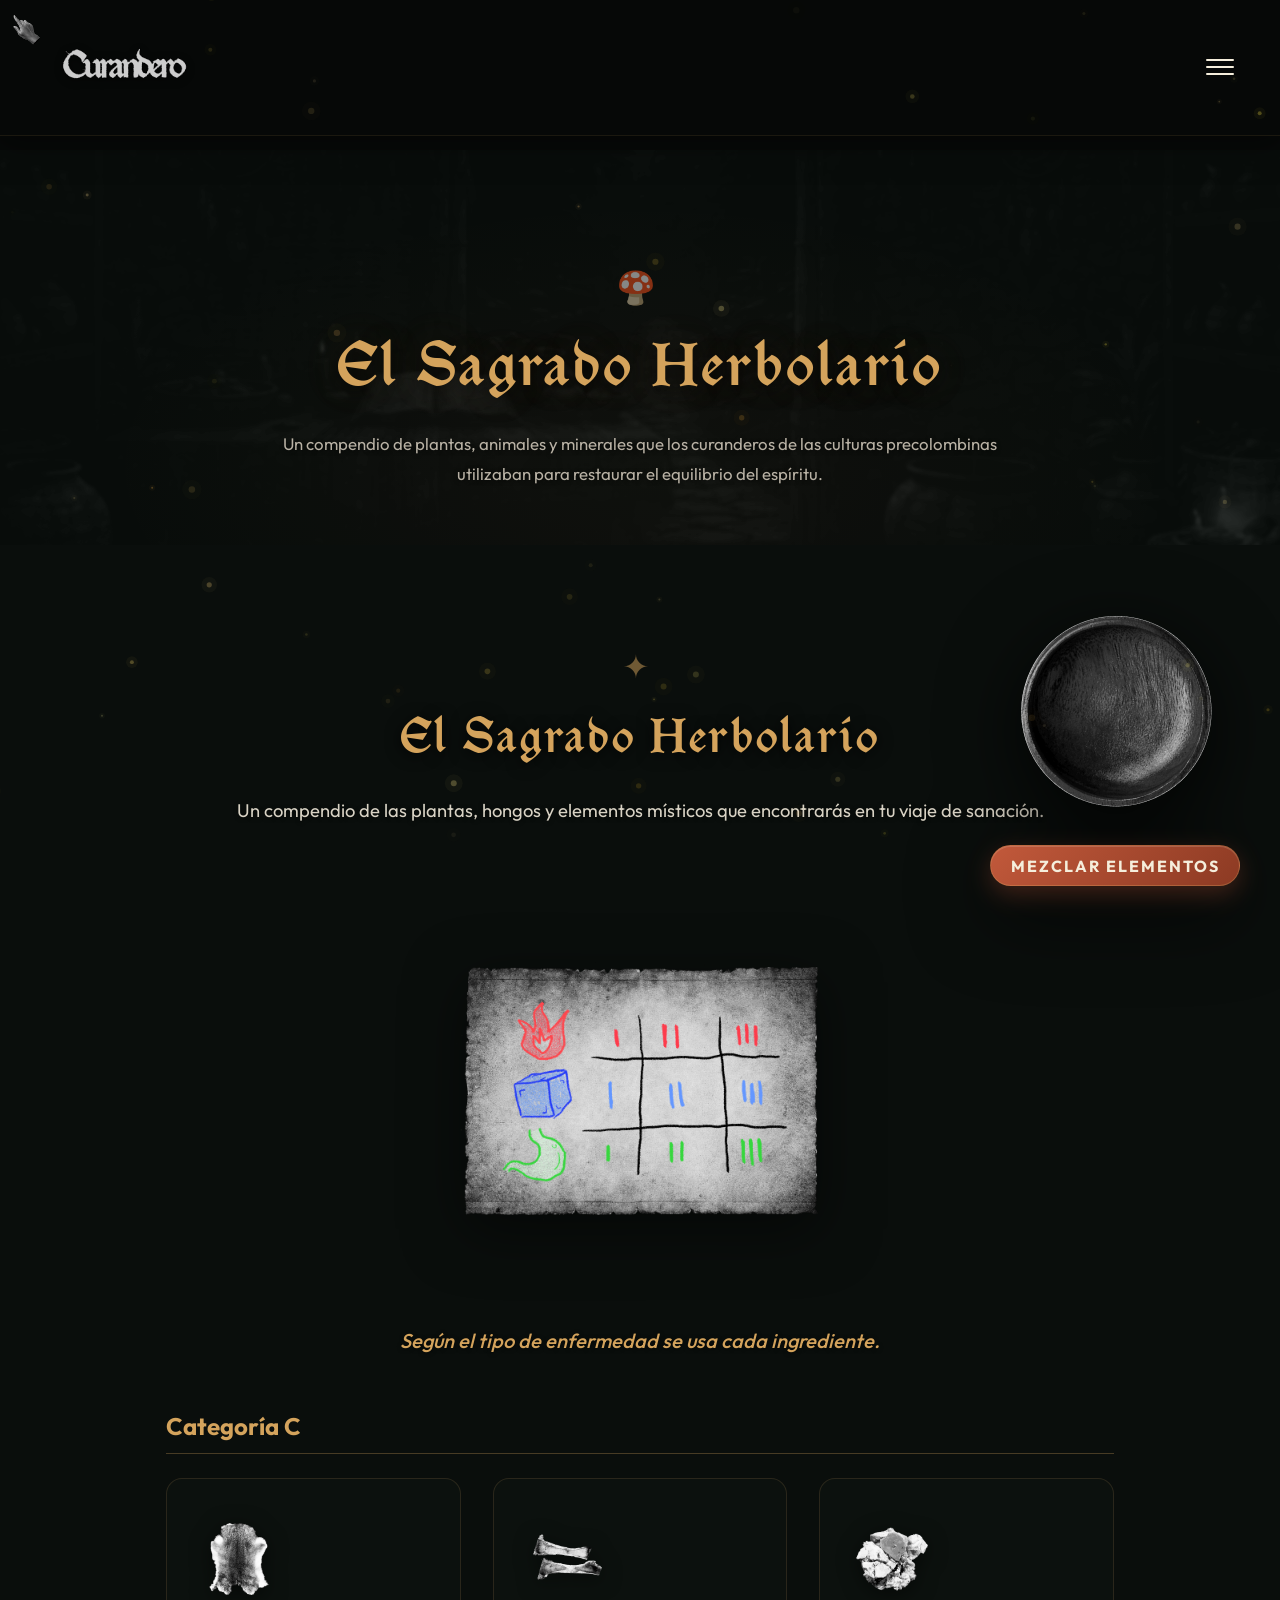
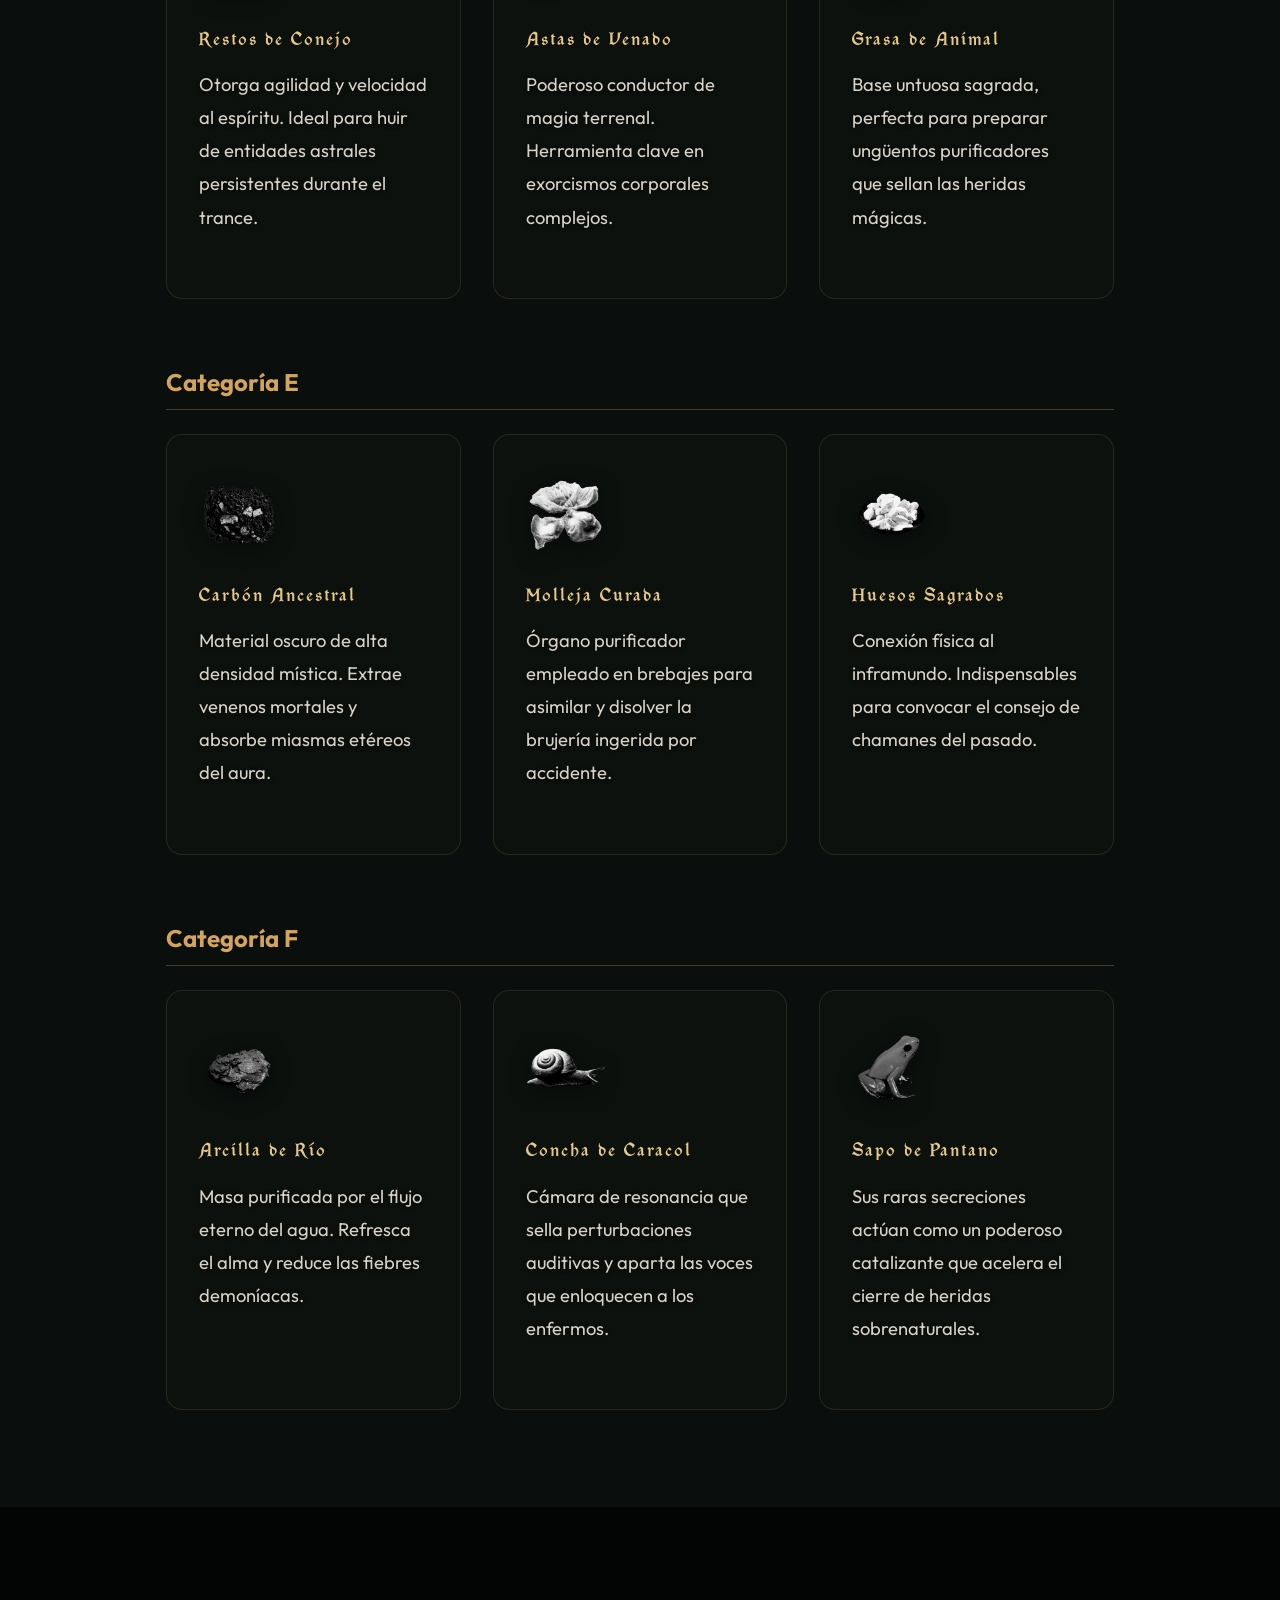
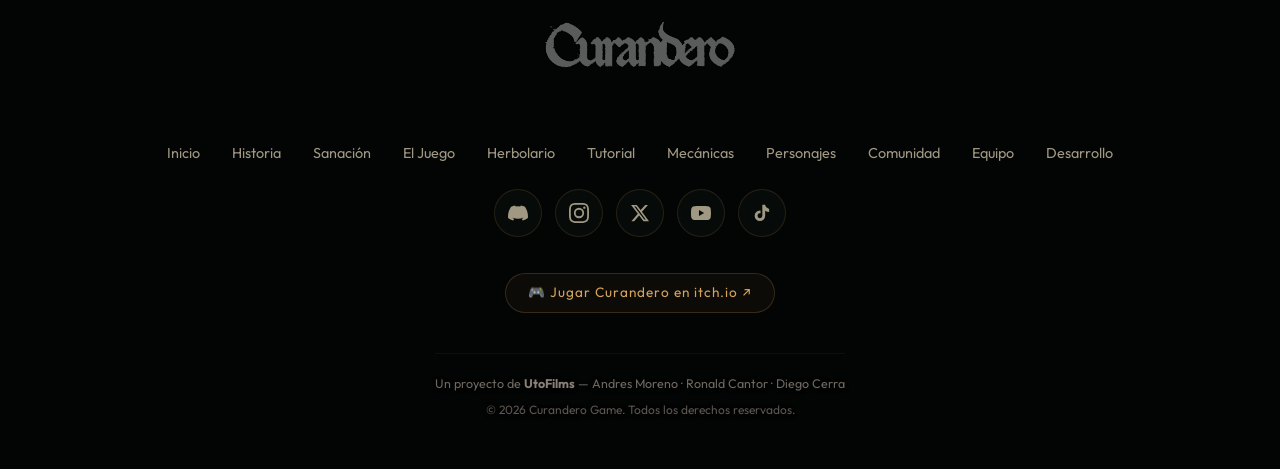
<file: herbolario.html>
﻿<!DOCTYPE html>
<html lang="es">
<head>
    <meta charset="UTF-8">
    <meta name="viewport" content="width=device-width, initial-scale=1.0">
    <title>El Sagrado Herbolario | Ingredientes Ancestrales — Curandero</title>
    <meta name="description" content="El compendio de ingredientes sagrados de Curandero: animales, minerales y vegetales de las culturas precolombinas. Descubre cada elemento y su poder curativo.">
    <meta name="keywords" content="herbolario precolombino, ingredientes sagrados, medicina ancestral, plantas curativas, minerales mágicos, animales espirituales">
    <meta name="author" content="UtoFilms">
    <meta name="robots" content="index, follow">
    <meta property="og:type" content="article">
    <meta property="og:site_name" content="Curandero — Herencia Precolombina">
    <meta property="og:title" content="El Sagrado Herbolario — Ingredientes de Curandero">
    <meta property="og:description" content="Plantas, animales y minerales sagrados de las culturas precolombinas. Cada ingrediente tiene su poder y su lugar en el recetario del curandero.">
    <meta property="og:image" content="assets/RecipePanelWorld.png">
    <meta name="twitter:card" content="summary_large_image">
    <meta name="twitter:title" content="El Sagrado Herbolario — Curandero">
    <meta name="twitter:description" content="Ingredientes ancestrales precolombinos: animales, minerales y vegetales sagrados.">
    <link rel="stylesheet" href="style.css">
    <link rel="preconnect" href="https://fonts.googleapis.com">
    <link rel="preconnect" href="https://fonts.gstatic.com" crossorigin>
    <link href="https://fonts.googleapis.com/css2?family=Outfit:wght@300;400;500;700;800&display=swap" rel="stylesheet">

    <style>
        @font-face { font-family:'StellaMystica'; src:url('assets/GL-StellaMystica.ttf') format('truetype'); font-display:swap; }
        h1,h2,h3 { font-family:'StellaMystica',serif; font-weight:normal; letter-spacing:2px; }
    </style></head>
<body class="inner-page">

    <canvas id="particles-canvas" aria-hidden="true"></canvas>

    <!-- ====== NAVIGATION ====== -->
    <nav id="main-nav">
        <div class="nav-inner">
            <a href="index.html" class="nav-logo">
                <img src="assets/Title Main.png" alt="Curandero" class="nav-logo-img">
            </a>
            <ul class="nav-links" id="nav-links">
                <li><a href="index.html">Inicio</a></li>
                <li><a href="historia.html">Historia</a></li>
                <li><a href="sanacion.html">Sanaci&#xF3;n</a></li>
                <li><a href="juego.html">El Juego</a></li>
                <li><a href="herbolario.html" style="color: var(--accent);">Herbolario</a></li>
                <li><a href="tutorial.html">Tutorial</a></li>
                <li><a href="mecanicas.html">Mec&#xE1;nicas</a></li>
                <li><a href="personajes.html">Personajes</a></li>
                <li><a href="comunidad.html">Comunidad</a></li>
                <li><a href="equipo.html">Equipo</a></li>
                <li><a href="desarrollo.html">Desarrollo</a></li>
            </ul>
            <button class="nav-toggle" id="nav-toggle" aria-label="Abrir menú">
                <span></span><span></span><span></span>
            </button>
        </div>
    </nav>

    <main id="main-content">

        <section class="page-hero">
            <div class="page-hero-inner">
                <div class="glyph-deco">🍄</div>
                <h1>El Sagrado Herbolario</h1>
                <p style="font-size:1.05rem; color:#b8b1a4; margin-bottom:0;">Un compendio de plantas, animales y minerales que los curanderos de las culturas precolombinas utilizaban para restaurar el equilibrio del espíritu.</p>
            </div>
        </section>

        <!-- Herbolario -->
        <section class="features-section" id="herbolario" style="padding: 6rem 2rem;">
            <div class="features-content reveal-el">
                <div class="glyph-deco">✦</div>
                <h2>El Sagrado Herbolario</h2>
                <p>Un compendio de las plantas, hongos y elementos místicos que encontrarás en tu viaje de sanación.</p>
                
                <div class="recipe-panel-container" style="text-align: center; margin: 4rem 0 2rem;">
                    <img src="assets/RecipePanelWorld.png" alt="Recipe Panel" style="max-width: 100%; border-radius: var(--radius-lg); filter: drop-shadow(0 15px 30px rgba(0,0,0,0.5)); max-height: 400px; object-fit: contain;">
                    <p style="margin-top: 1.5rem; font-size: 1.25rem; color: var(--accent); font-weight: 500; font-style: italic;">Según el tipo de enfermedad se usa cada ingrediente.</p>
                </div>
                <div class="category-header" style="text-align: left; margin-top: 3rem; color: var(--accent); border-bottom: 1px solid rgba(212, 163, 92, 0.3); padding-bottom: 0.5rem; font-size: 1.5rem; font-weight: 700;">Categoría C</div>
                <div class="herb-grid" style="margin-top: 1.5rem;">
                    <!-- Ingrediente C1 -->
                    <div class="herb-card">
                        <img draggable="true" class="draggable-herb" src="assets/ingredients/C1 Rabbit.png" alt="Conejo" style="width:80px; height:80px; object-fit:contain; margin-bottom:1rem; filter: drop-shadow(0 4px 10px rgba(0,0,0,0.5));">
                        <h3 class="herb-title">Restos de Conejo</h3>
                        <p class="herb-desc">Otorga agilidad y velocidad al espíritu. Ideal para huir de entidades astrales persistentes durante el trance.</p>
                    </div>
                    <!-- Ingrediente C2 -->
                    <div class="herb-card">
                        <img draggable="true" class="draggable-herb" src="assets/ingredients/C2 Venado.png" alt="Venado" style="width:80px; height:80px; object-fit:contain; margin-bottom:1rem; filter: drop-shadow(0 4px 10px rgba(0,0,0,0.5));">
                        <h3 class="herb-title">Astas de Venado</h3>
                        <p class="herb-desc">Poderoso conductor de magia terrenal. Herramienta clave en exorcismos corporales complejos.</p>
                    </div>
                    <!-- Ingrediente C3 -->
                    <div class="herb-card">
                        <img draggable="true" class="draggable-herb" src="assets/ingredients/C3 Grasa.png" alt="Grasa" style="width:80px; height:80px; object-fit:contain; margin-bottom:1rem; filter: drop-shadow(0 4px 10px rgba(0,0,0,0.5));">
                        <h3 class="herb-title">Grasa de Animal</h3>
                        <p class="herb-desc">Base untuosa sagrada, perfecta para preparar ungüentos purificadores que sellan las heridas mágicas.</p>
                    </div>
                </div>

                <div class="category-header" style="text-align: left; margin-top: 4rem; color: var(--accent); border-bottom: 1px solid rgba(212, 163, 92, 0.3); padding-bottom: 0.5rem; font-size: 1.5rem; font-weight: 700;">Categoría E</div>
                <div class="herb-grid" style="margin-top: 1.5rem;">
                    <!-- Ingrediente E1 -->
                    <div class="herb-card">
                        <img draggable="true" class="draggable-herb" src="assets/ingredients/E1 Carbon.png" alt="Carbón" style="width:80px; height:80px; object-fit:contain; margin-bottom:1rem; filter: drop-shadow(0 4px 10px rgba(0,0,0,0.5));">
                        <h3 class="herb-title">Carbón Ancestral</h3>
                        <p class="herb-desc">Material oscuro de alta densidad mística. Extrae venenos mortales y absorbe miasmas etéreos del aura.</p>
                    </div>
                    <!-- Ingrediente E2 -->
                    <div class="herb-card">
                        <img draggable="true" class="draggable-herb" src="assets/ingredients/E2 Molleja.png" alt="Molleja" style="width:80px; height:80px; object-fit:contain; margin-bottom:1rem; filter: drop-shadow(0 4px 10px rgba(0,0,0,0.5));">
                        <h3 class="herb-title">Molleja Curada</h3>
                        <p class="herb-desc">Órgano purificador empleado en brebajes para asimilar y disolver la brujería ingerida por accidente.</p>
                    </div>
                    <!-- Ingrediente E3 -->
                    <div class="herb-card">
                        <img draggable="true" class="draggable-herb" src="assets/ingredients/E3 Huesos.png" alt="Huesos" style="width:80px; height:80px; object-fit:contain; margin-bottom:1rem; filter: drop-shadow(0 4px 10px rgba(0,0,0,0.5));">
                        <h3 class="herb-title">Huesos Sagrados</h3>
                        <p class="herb-desc">Conexión física al inframundo. Indispensables para convocar el consejo de chamanes del pasado.</p>
                    </div>
                </div>

                <div class="category-header" style="text-align: left; margin-top: 4rem; color: var(--accent); border-bottom: 1px solid rgba(212, 163, 92, 0.3); padding-bottom: 0.5rem; font-size: 1.5rem; font-weight: 700;">Categoría F</div>
                <div class="herb-grid" style="margin-top: 1.5rem;">
                    <!-- Ingrediente F1 -->
                    <div class="herb-card">
                        <img draggable="true" class="draggable-herb" src="assets/ingredients/F1 river clay.png" alt="Arcilla de Río" style="width:80px; height:80px; object-fit:contain; margin-bottom:1rem; filter: drop-shadow(0 4px 10px rgba(0,0,0,0.5));">
                        <h3 class="herb-title">Arcilla de Río</h3>
                        <p class="herb-desc">Masa purificada por el flujo eterno del agua. Refresca el alma y reduce las fiebres demoníacas.</p>
                    </div>
                    <!-- Ingrediente F2 -->
                    <div class="herb-card">
                        <img draggable="true" class="draggable-herb" src="assets/ingredients/F2 Caracol.png" alt="Caracol" style="width:80px; height:80px; object-fit:contain; margin-bottom:1rem; filter: drop-shadow(0 4px 10px rgba(0,0,0,0.5));">
                        <h3 class="herb-title">Concha de Caracol</h3>
                        <p class="herb-desc">Cámara de resonancia que sella perturbaciones auditivas y aparta las voces que enloquecen a los enfermos.</p>
                    </div>
                    <!-- Ingrediente F3 -->
                    <div class="herb-card">
                        <img draggable="true" class="draggable-herb" src="assets/ingredients/F3 Rana.png" alt="Rana" style="width:80px; height:80px; object-fit:contain; margin-bottom:1rem; filter: drop-shadow(0 4px 10px rgba(0,0,0,0.5));">
                        <h3 class="herb-title">Sapo de Pantano</h3>
                        <p class="herb-desc">Sus raras secreciones actúan como un poderoso catalizante que acelera el cierre de heridas sobrenaturales.</p>
                    </div>
                </div>
            </div>
        </section>

        <!-- Mix Station / Bowl Widget -->
        <div id="mix-station" class="mix-station">
            <div class="bowl-dropzone" id="bowl-dropzone">
                <img src="assets/Bowl.png" alt="Bowl" class="bowl-img" draggable="false">
                <div id="dropped-items-container"></div>
                <img src="assets/item Holder.png" alt="Item Holder Fire" class="item-holder" id="item-holder">
            </div>
            <button id="mix-btn" class="cta-button" style="width: 100%; margin-top: 15px; font-size: 1rem; padding: 0.6rem;">Mezclar Elementos</button>
        </div>

        <footer id="footer">
            <div class="footer-content" style="max-width:1100px;">
                <img src="assets/Title Main.png" alt="Curandero" class="footer-logo">
                <div class="footer-links">
                    <a href="index.html">Inicio</a><a href="historia.html">Historia</a><a href="sanacion.html">Sanaci&#xF3;n</a>
                    <a href="juego.html">El Juego</a><a href="herbolario.html">Herbolario</a><a href="tutorial.html">Tutorial</a>
                    <a href="mecanicas.html">Mec&#xE1;nicas</a><a href="personajes.html">Personajes</a><a href="comunidad.html">Comunidad</a>
                    <a href="equipo.html">Equipo</a><a href="desarrollo.html">Desarrollo</a>
                </div>
                <div style="display:flex;gap:0.8rem;justify-content:center;flex-wrap:wrap;">
                    <a href="proximamente.html?red=discord" class="social-link" aria-label="Discord"><svg width="20" height="20" viewBox="0 0 24 24" fill="currentColor"><path d="M20.317 4.37a19.791 19.791 0 0 0-4.885-1.515.074.074 0 0 0-.079.037c-.21.375-.444.864-.608 1.25a18.27 18.27 0 0 0-5.487 0 12.64 12.64 0 0 0-.617-1.25.077.077 0 0 0-.079-.037A19.736 19.736 0 0 0 3.677 4.37a.07.07 0 0 0-.032.027C.533 9.046-.32 13.58.099 18.057.1 18.08.11 18.1.13 18.116a19.9 19.9 0 0 0 5.993 3.03.078.078 0 0 0 .084-.028 14.09 14.09 0 0 0 1.226-1.994.076.076 0 0 0-.041-.106 13.107 13.107 0 0 1-1.872-.892.077.077 0 0 1-.008-.128 10.2 10.2 0 0 0 .372-.292.074.074 0 0 1 .077-.01c3.928 1.793 8.18 1.793 12.062 0a.074.074 0 0 1 .078.01c.12.098.246.198.373.292a.077.077 0 0 1-.006.127 12.299 12.299 0 0 1-1.873.892.077.077 0 0 0-.041.107c.36.698.772 1.362 1.225 1.993a.076.076 0 0 0 .084.028 19.839 19.839 0 0 0 6.002-3.03.077.077 0 0 0 .032-.054c.5-5.177-.838-9.674-3.549-13.66a.061.061 0 0 0-.031-.03z"/></svg></a>
                    <a href="proximamente.html?red=instagram" class="social-link" aria-label="Instagram"><svg width="20" height="20" viewBox="0 0 24 24" fill="currentColor"><path d="M12 2.163c3.204 0 3.584.012 4.85.07 3.252.148 4.771 1.691 4.919 4.919.058 1.265.069 1.645.069 4.849 0 3.205-.012 3.584-.069 4.849-.149 3.225-1.664 4.771-4.919 4.919-1.266.058-1.644.07-4.85.07-3.204 0-3.584-.012-4.849-.07-3.26-.149-4.771-1.699-4.919-4.92-.058-1.265-.07-1.644-.07-4.849 0-3.204.013-3.583.07-4.849.149-3.227 1.664-4.771 4.919-4.919 1.266-.057 1.645-.069 4.849-.069zM12 0C8.741 0 8.333.014 7.053.072 2.695.272.273 2.69.073 7.052.014 8.333 0 8.741 0 12c0 3.259.014 3.668.072 4.948.2 4.358 2.618 6.78 6.98 6.98C8.333 23.986 8.741 24 12 24c3.259 0 3.668-.014 4.948-.072 4.354-.2 6.782-2.618 6.979-6.98.059-1.28.073-1.689.073-4.948 0-3.259-.014-3.667-.072-4.947-.196-4.354-2.617-6.78-6.979-6.98C15.668.014 15.259 0 12 0zm0 5.838a6.162 6.162 0 1 0 0 12.324 6.162 6.162 0 0 0 0-12.324zM12 16a4 4 0 1 1 0-8 4 4 0 0 1 0 8zm6.406-11.845a1.44 1.44 0 1 0 0 2.881 1.44 1.44 0 0 0 0-2.881z"/></svg></a>
                    <a href="proximamente.html?red=twitter" class="social-link" aria-label="Twitter/X"><svg width="20" height="20" viewBox="0 0 24 24" fill="currentColor"><path d="M18.244 2.25h3.308l-7.227 8.26 8.502 11.24H16.17l-5.214-6.817L4.99 21.75H1.68l7.73-8.835L1.254 2.25H8.08l4.713 6.231zm-1.161 17.52h1.833L7.084 4.126H5.117z"/></svg></a>
                    <a href="proximamente.html?red=youtube" class="social-link" aria-label="YouTube"><svg width="20" height="20" viewBox="0 0 24 24" fill="currentColor"><path d="M23.498 6.186a3.016 3.016 0 0 0-2.122-2.136C19.505 3.545 12 3.545 12 3.545s-7.505 0-9.377.505A3.017 3.017 0 0 0 .502 6.186C0 8.07 0 12 0 12s0 3.93.502 5.814a3.016 3.016 0 0 0 2.122 2.136c1.871.505 9.376.505 9.376.505s7.505 0 9.377-.505a3.015 3.015 0 0 0 2.122-2.136C24 15.93 24 12 24 12s0-3.93-.502-5.814zM9.545 15.568V8.432L15.818 12l-6.273 3.568z"/></svg></a>
                    <a href="proximamente.html?red=tiktok" class="social-link" aria-label="TikTok"><svg width="20" height="20" viewBox="0 0 24 24" fill="currentColor"><path d="M19.59 6.69a4.83 4.83 0 0 1-3.77-4.25V2h-3.45v13.67a2.89 2.89 0 0 1-2.88 2.5 2.89 2.89 0 0 1-2.89-2.89 2.89 2.89 0 0 1 2.89-2.89c.28 0 .54.04.79.1V9.01a6.28 6.28 0 0 0-.79-.05 6.34 6.34 0 0 0-6.34 6.34 6.34 6.34 0 0 0 6.34 6.34 6.34 6.34 0 0 0 6.33-6.34V9.15a8.16 8.16 0 0 0 4.77 1.52V7.2a4.85 4.85 0 0 1-1-.51z"/></svg></a>
                </div>
                <a href="https://asmodeu5.itch.io/curandero" target="_blank" rel="noopener" style="display:inline-flex;align-items:center;gap:0.6rem;margin-top:0.8rem;text-decoration:none;color:var(--accent);font-family:'Outfit',sans-serif;font-size:0.85rem;letter-spacing:1px;border:1px solid rgba(212,163,92,0.2);padding:0.5rem 1.4rem;border-radius:50px;background:rgba(212,163,92,0.05);">🎮 Jugar Curandero en itch.io ↗</a>
                <div class="footer-credits"><p>Un proyecto de <strong>UtoFilms</strong> — Andres Moreno · Ronald Cantor · Diego Cerra</p><p>&copy; 2026 Curandero Game. Todos los derechos reservados.</p></div>
            </div>
        </footer>
    </main>

    <script src="script.js"></script>
</body>
</html>
</file>
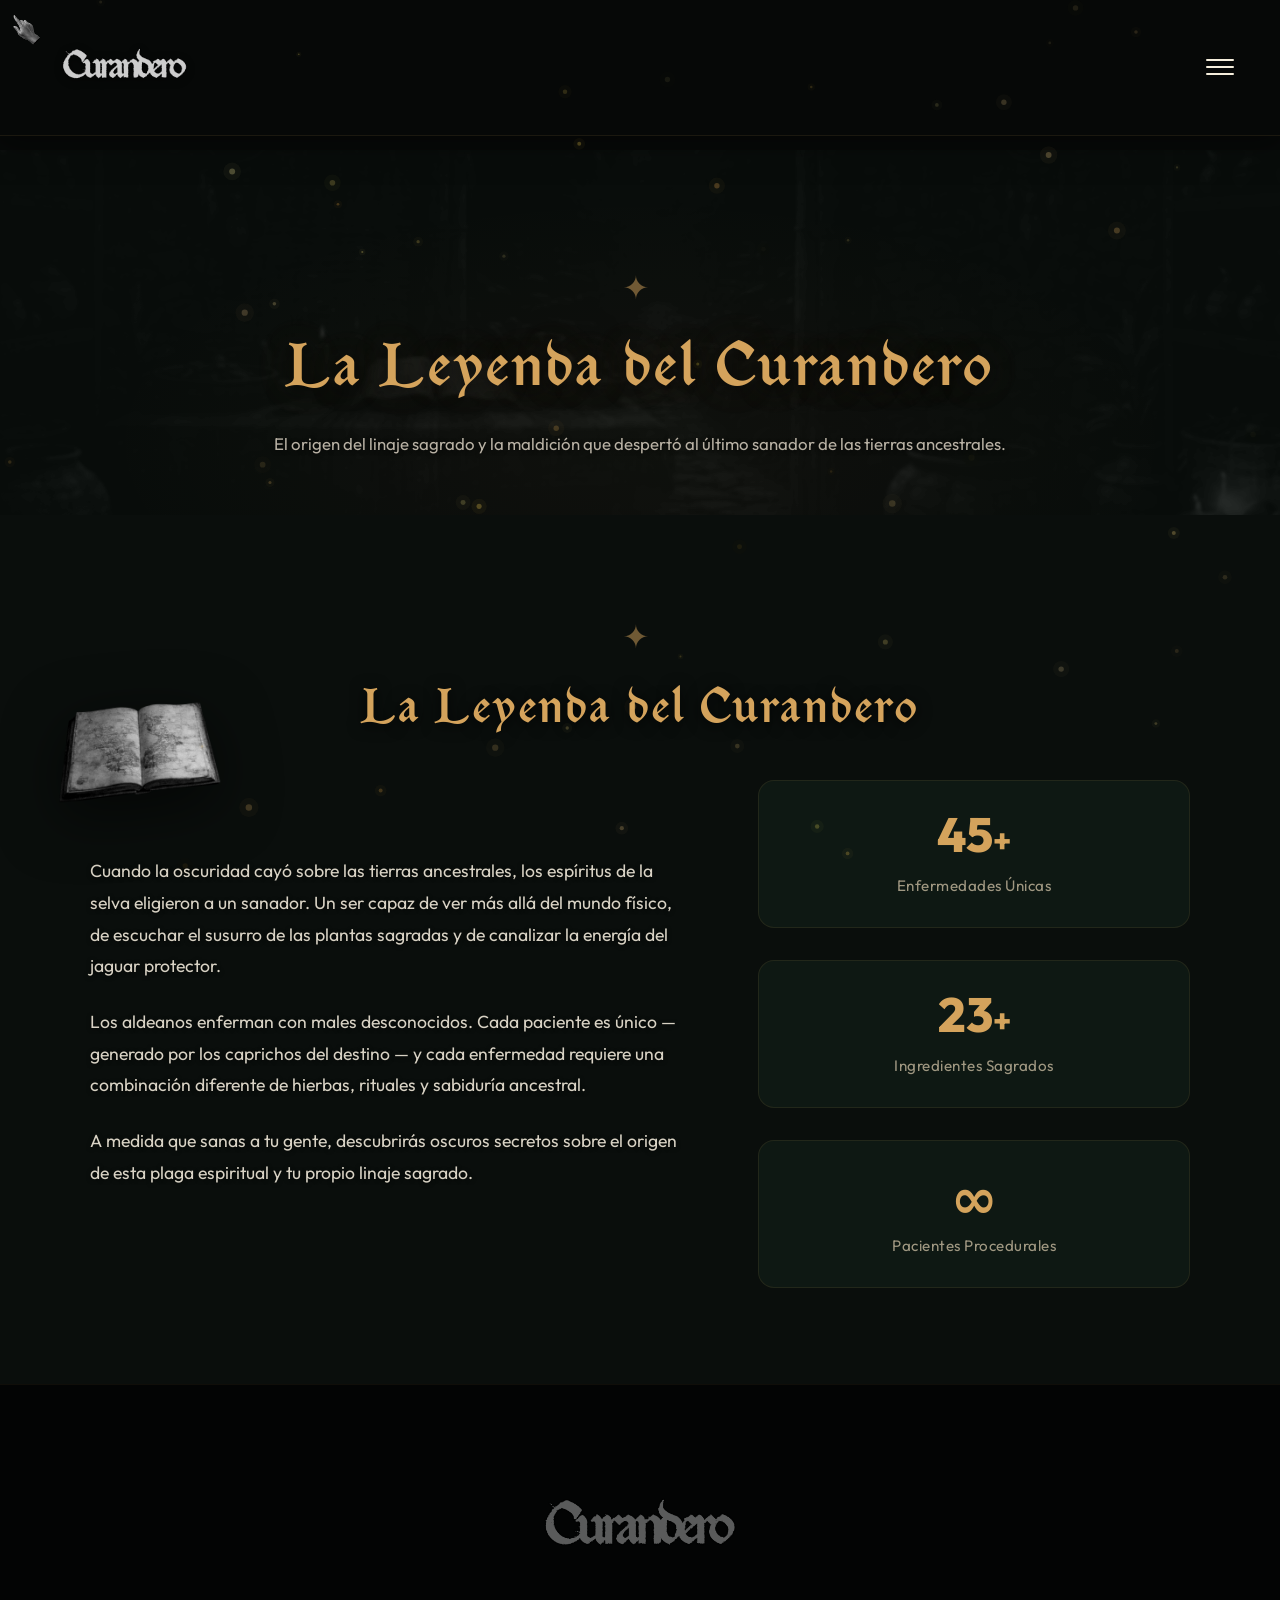
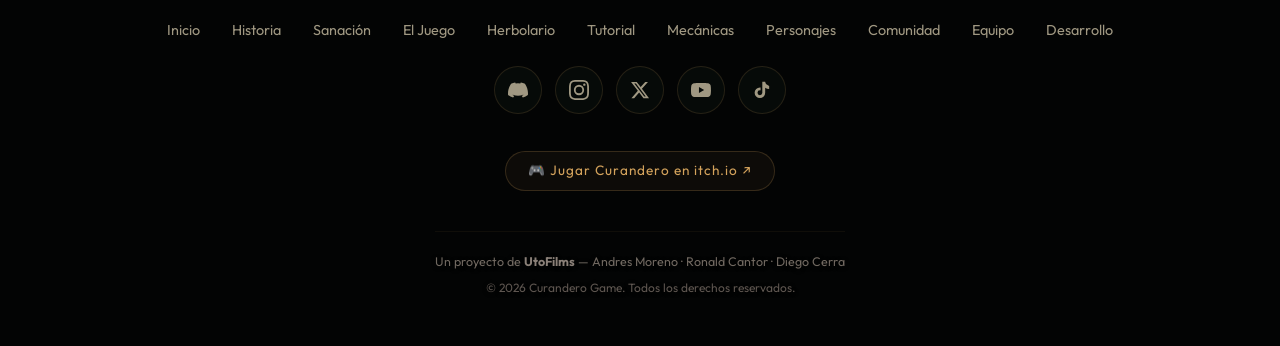
<file: historia.html>
﻿<!DOCTYPE html>
<html lang="es">
<head>
    <meta charset="UTF-8">
    <meta name="viewport" content="width=device-width, initial-scale=1.0">
    <title>La Leyenda del Curandero | Historia — Herencia Precolombina</title>
    <meta name="description" content="Descubre la leyenda del curandero: cuando la oscuridad cayó sobre las tierras ancestrales, los espíritus eligieron a un sanador para salvar al pueblo.">
    <meta name="keywords" content="curandero historia, lore precolombino, leyenda ancestral, medicina indígena, jaguar protector">
    <meta name="author" content="UtoFilms">
    <meta name="robots" content="index, follow">
    <meta property="og:type" content="article">
    <meta property="og:site_name" content="Curandero — Herencia Precolombina">
    <meta property="og:title" content="La Leyenda del Curandero — Historia y Lore">
    <meta property="og:description" content="Cuando la oscuridad cayó sobre las tierras ancestrales, los espíritus eligieron a un sanador capaz de ver más allá del mundo físico.">
    <meta property="og:image" content="assets/Title Main.png">
    <meta name="twitter:card" content="summary_large_image">
    <meta name="twitter:title" content="La Leyenda del Curandero — Historia">
    <meta name="twitter:description" content="Lore y origen del linaje sagrado del último curandero precolombino.">
    <link rel="stylesheet" href="style.css">
    <link rel="preconnect" href="https://fonts.googleapis.com">
    <link rel="preconnect" href="https://fonts.gstatic.com" crossorigin>
    <link href="https://fonts.googleapis.com/css2?family=Outfit:wght@300;400;500;700;800&display=swap" rel="stylesheet">
    <style>
        @font-face { font-family:'StellaMystica'; src:url('assets/GL-StellaMystica.ttf') format('truetype'); font-display:swap; }
        h1,h2,h3 { font-family:'StellaMystica',serif; font-weight:normal; letter-spacing:2px; }
    </style>
</head>
<body class="inner-page">

    <canvas id="particles-canvas" aria-hidden="true"></canvas>

    <!-- ====== NAVIGATION ====== -->
    <nav id="main-nav">
        <div class="nav-inner">
            <a href="index.html" class="nav-logo">
                <img src="assets/Title Main.png" alt="Curandero" class="nav-logo-img">
            </a>
            <ul class="nav-links" id="nav-links">
                <li><a href="index.html">Inicio</a></li>
                <li><a href="historia.html" style="color: var(--accent);">Historia</a></li>
                <li><a href="sanacion.html">Sanaci&#xF3;n</a></li>
                <li><a href="juego.html">El Juego</a></li>
                <li><a href="herbolario.html">Herbolario</a></li>
                <li><a href="tutorial.html">Tutorial</a></li>
                <li><a href="mecanicas.html">Mec&#xE1;nicas</a></li>
                <li><a href="personajes.html">Personajes</a></li>
                <li><a href="comunidad.html">Comunidad</a></li>
                <li><a href="equipo.html">Equipo</a></li>
                <li><a href="desarrollo.html">Desarrollo</a></li>
            </ul>
            <button class="nav-toggle" id="nav-toggle" aria-label="Abrir menú">
                <span></span><span></span><span></span>
            </button>
        </div>
    </nav>

    <main id="main-content">

        <section class="page-hero">
            <div class="page-hero-inner">
                <div class="glyph-deco">✦</div>
                <h1>La Leyenda del Curandero</h1>
                <p style="font-size:1.05rem; color:#b8b1a4; margin-bottom:0;">El origen del linaje sagrado y la maldición que despertó al último sanador de las tierras ancestrales.</p>
            </div>
        </section>

        <!-- Lore / Historia -->
        <section class="lore-section" id="historia">
            <div class="lore-content reveal-el">
                <div class="glyph-deco">✦</div>
                <h2>La Leyenda del Curandero</h2>
                <div class="lore-grid">
                    <div class="lore-text">
                        <p>Cuando la oscuridad cayó sobre las tierras ancestrales, los espíritus de la selva eligieron a un sanador. Un ser capaz de ver más allá del mundo físico, de escuchar el susurro de las plantas sagradas y de canalizar la energía del jaguar protector.</p>
                        <p>Los aldeanos enferman con males desconocidos. Cada paciente es único — generado por los caprichos del destino — y cada enfermedad requiere una combinación diferente de hierbas, rituales y sabiduría ancestral.</p>
                        <p>A medida que sanas a tu gente, descubrirás oscuros secretos sobre el origen de esta plaga espiritual y tu propio linaje sagrado.</p>
                    </div>
                    <div class="lore-stats">
                        <div class="stat-item">
                            <span class="stat-number" data-target="100">0</span><span class="stat-suffix">+</span>
                            <span class="stat-label">Enfermedades Únicas</span>
                        </div>
                        <div class="stat-item">
                            <span class="stat-number" data-target="50">0</span><span class="stat-suffix">+</span>
                            <span class="stat-label">Ingredientes Sagrados</span>
                        </div>
                        <div class="stat-item">
                            <span class="stat-number is-infinity">∞</span>
                            <span class="stat-label">Pacientes Procedurales</span>
                        </div>
                    </div>
                </div>
            </div>
        </section>

        <!-- Floating Interactive Book -->
        <img src="assets/Book.png" alt="Book" class="book-widget" draggable="false">

        <footer id="footer">
            <div class="footer-content" style="max-width:1100px;">
                <img src="assets/Title Main.png" alt="Curandero" class="footer-logo">
                <div class="footer-links">
                    <a href="index.html">Inicio</a><a href="historia.html">Historia</a><a href="sanacion.html">Sanaci&#xF3;n</a>
                    <a href="juego.html">El Juego</a><a href="herbolario.html">Herbolario</a><a href="tutorial.html">Tutorial</a>
                    <a href="mecanicas.html">Mec&#xE1;nicas</a><a href="personajes.html">Personajes</a><a href="comunidad.html">Comunidad</a>
                    <a href="equipo.html">Equipo</a><a href="desarrollo.html">Desarrollo</a>
                </div>
                <div style="display:flex;gap:0.8rem;justify-content:center;flex-wrap:wrap;">
                    <a href="proximamente.html?red=discord" class="social-link" aria-label="Discord"><svg width="20" height="20" viewBox="0 0 24 24" fill="currentColor"><path d="M20.317 4.37a19.791 19.791 0 0 0-4.885-1.515.074.074 0 0 0-.079.037c-.21.375-.444.864-.608 1.25a18.27 18.27 0 0 0-5.487 0 12.64 12.64 0 0 0-.617-1.25.077.077 0 0 0-.079-.037A19.736 19.736 0 0 0 3.677 4.37a.07.07 0 0 0-.032.027C.533 9.046-.32 13.58.099 18.057.1 18.08.11 18.1.13 18.116a19.9 19.9 0 0 0 5.993 3.03.078.078 0 0 0 .084-.028 14.09 14.09 0 0 0 1.226-1.994.076.076 0 0 0-.041-.106 13.107 13.107 0 0 1-1.872-.892.077.077 0 0 1-.008-.128 10.2 10.2 0 0 0 .372-.292.074.074 0 0 1 .077-.01c3.928 1.793 8.18 1.793 12.062 0a.074.074 0 0 1 .078.01c.12.098.246.198.373.292a.077.077 0 0 1-.006.127 12.299 12.299 0 0 1-1.873.892.077.077 0 0 0-.041.107c.36.698.772 1.362 1.225 1.993a.076.076 0 0 0 .084.028 19.839 19.839 0 0 0 6.002-3.03.077.077 0 0 0 .032-.054c.5-5.177-.838-9.674-3.549-13.66a.061.061 0 0 0-.031-.03z"/></svg></a>
                    <a href="proximamente.html?red=instagram" class="social-link" aria-label="Instagram"><svg width="20" height="20" viewBox="0 0 24 24" fill="currentColor"><path d="M12 2.163c3.204 0 3.584.012 4.85.07 3.252.148 4.771 1.691 4.919 4.919.058 1.265.069 1.645.069 4.849 0 3.205-.012 3.584-.069 4.849-.149 3.225-1.664 4.771-4.919 4.919-1.266.058-1.644.07-4.85.07-3.204 0-3.584-.012-4.849-.07-3.26-.149-4.771-1.699-4.919-4.92-.058-1.265-.07-1.644-.07-4.849 0-3.204.013-3.583.07-4.849.149-3.227 1.664-4.771 4.919-4.919 1.266-.057 1.645-.069 4.849-.069zM12 0C8.741 0 8.333.014 7.053.072 2.695.272.273 2.69.073 7.052.014 8.333 0 8.741 0 12c0 3.259.014 3.668.072 4.948.2 4.358 2.618 6.78 6.98 6.98C8.333 23.986 8.741 24 12 24c3.259 0 3.668-.014 4.948-.072 4.354-.2 6.782-2.618 6.979-6.98.059-1.28.073-1.689.073-4.948 0-3.259-.014-3.667-.072-4.947-.196-4.354-2.617-6.78-6.979-6.98C15.668.014 15.259 0 12 0zm0 5.838a6.162 6.162 0 1 0 0 12.324 6.162 6.162 0 0 0 0-12.324zM12 16a4 4 0 1 1 0-8 4 4 0 0 1 0 8zm6.406-11.845a1.44 1.44 0 1 0 0 2.881 1.44 1.44 0 0 0 0-2.881z"/></svg></a>
                    <a href="proximamente.html?red=twitter" class="social-link" aria-label="Twitter/X"><svg width="20" height="20" viewBox="0 0 24 24" fill="currentColor"><path d="M18.244 2.25h3.308l-7.227 8.26 8.502 11.24H16.17l-5.214-6.817L4.99 21.75H1.68l7.73-8.835L1.254 2.25H8.08l4.713 6.231zm-1.161 17.52h1.833L7.084 4.126H5.117z"/></svg></a>
                    <a href="proximamente.html?red=youtube" class="social-link" aria-label="YouTube"><svg width="20" height="20" viewBox="0 0 24 24" fill="currentColor"><path d="M23.498 6.186a3.016 3.016 0 0 0-2.122-2.136C19.505 3.545 12 3.545 12 3.545s-7.505 0-9.377.505A3.017 3.017 0 0 0 .502 6.186C0 8.07 0 12 0 12s0 3.93.502 5.814a3.016 3.016 0 0 0 2.122 2.136c1.871.505 9.376.505 9.376.505s7.505 0 9.377-.505a3.015 3.015 0 0 0 2.122-2.136C24 15.93 24 12 24 12s0-3.93-.502-5.814zM9.545 15.568V8.432L15.818 12l-6.273 3.568z"/></svg></a>
                    <a href="proximamente.html?red=tiktok" class="social-link" aria-label="TikTok"><svg width="20" height="20" viewBox="0 0 24 24" fill="currentColor"><path d="M19.59 6.69a4.83 4.83 0 0 1-3.77-4.25V2h-3.45v13.67a2.89 2.89 0 0 1-2.88 2.5 2.89 2.89 0 0 1-2.89-2.89 2.89 2.89 0 0 1 2.89-2.89c.28 0 .54.04.79.1V9.01a6.28 6.28 0 0 0-.79-.05 6.34 6.34 0 0 0-6.34 6.34 6.34 6.34 0 0 0 6.34 6.34 6.34 6.34 0 0 0 6.33-6.34V9.15a8.16 8.16 0 0 0 4.77 1.52V7.2a4.85 4.85 0 0 1-1-.51z"/></svg></a>
                </div>
                <a href="https://asmodeu5.itch.io/curandero" target="_blank" rel="noopener" style="display:inline-flex;align-items:center;gap:0.6rem;margin-top:0.8rem;text-decoration:none;color:var(--accent);font-family:'Outfit',sans-serif;font-size:0.85rem;letter-spacing:1px;border:1px solid rgba(212,163,92,0.2);padding:0.5rem 1.4rem;border-radius:50px;background:rgba(212,163,92,0.05);">🎮 Jugar Curandero en itch.io ↗</a>
                <div class="footer-credits"><p>Un proyecto de <strong>UtoFilms</strong> — Andres Moreno · Ronald Cantor · Diego Cerra</p><p>&copy; 2026 Curandero Game. Todos los derechos reservados.</p></div>
            </div>
        </footer>
    </main>

    <script src="script.js"></script>
</body>
</html>
</file>
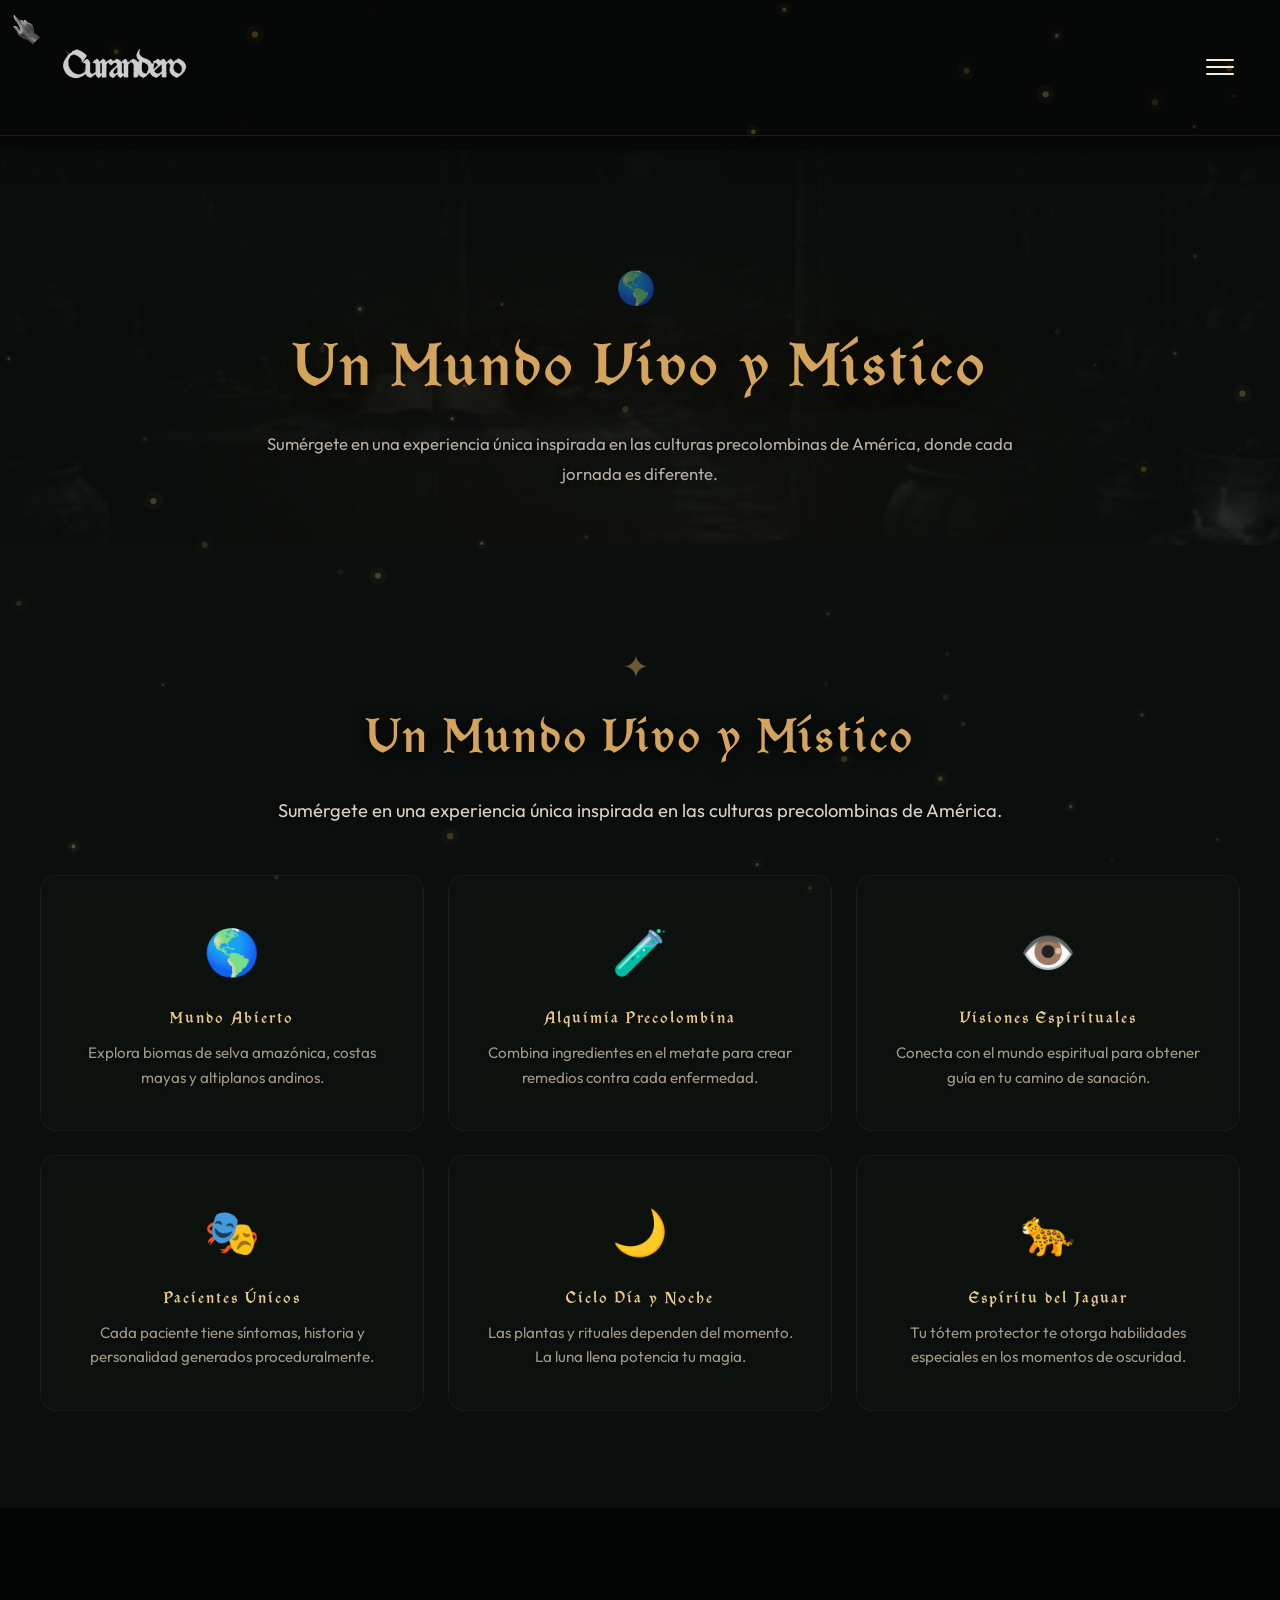
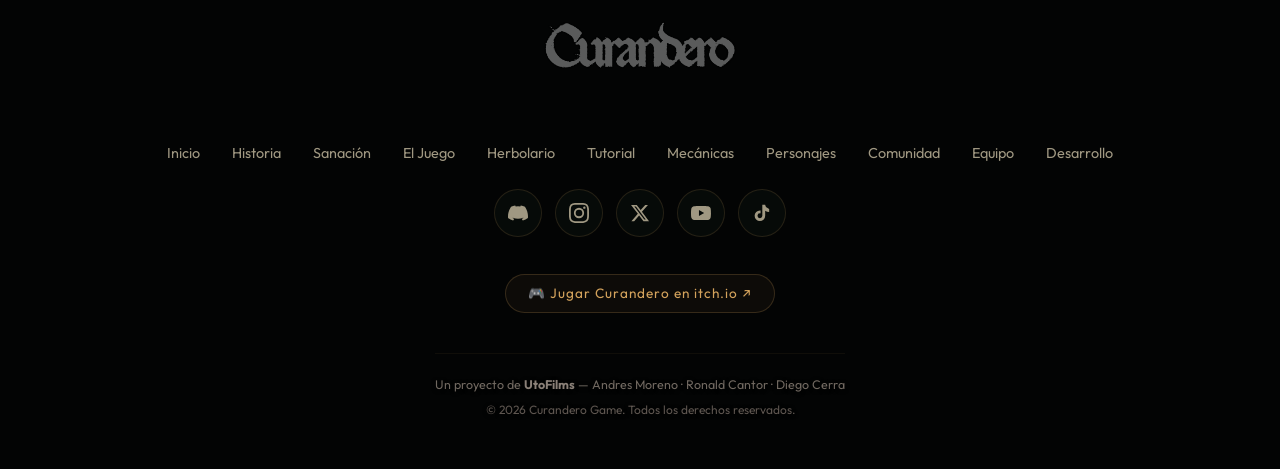
<file: juego.html>
﻿<!DOCTYPE html>
<html lang="es">
<head>
    <meta charset="UTF-8">
    <meta name="viewport" content="width=device-width, initial-scale=1.0">
    <title>El Juego | Mundo Vivo y Místico Precolombino — Curandero</title>
    <meta name="description" content="Explora el mundo vivo de Curandero: mundo abierto de selva amazónica, alquimia precolombina, pacientes procedurales y el espíritu protector del jaguar.">
    <meta name="keywords" content="curandero gameplay, mundo abierto, alquimia precolombina, jaguar, pacientes únicos, ciclo día noche">
    <meta name="author" content="UtoFilms">
    <meta name="robots" content="index, follow">
    <meta property="og:type" content="article">
    <meta property="og:site_name" content="Curandero — Herencia Precolombina">
    <meta property="og:title" content="El Juego — Mundo Vivo y Místico Precolombino">
    <meta property="og:description" content="Selva amazónica, alquimia ancestral, pacientes únicos y el espíritu del jaguar. Descubre las características del juego Curandero.">
    <meta property="og:image" content="assets/carrousel/gameplay.png">
    <meta name="twitter:card" content="summary_large_image">
    <meta name="twitter:title" content="El Juego — Curandero">
    <meta name="twitter:description" content="Mundo abierto, alquimia precolombina y pacientes procedurales únicos.">
    <link rel="stylesheet" href="style.css">
    <link rel="preconnect" href="https://fonts.googleapis.com">
    <link rel="preconnect" href="https://fonts.gstatic.com" crossorigin>
    <link href="https://fonts.googleapis.com/css2?family=Outfit:wght@300;400;500;700;800&display=swap" rel="stylesheet">

    <style>
        @font-face { font-family:'StellaMystica'; src:url('assets/GL-StellaMystica.ttf') format('truetype'); font-display:swap; }
        h1,h2,h3 { font-family:'StellaMystica',serif; font-weight:normal; letter-spacing:2px; }
    </style></head>
<body class="inner-page">

    <canvas id="particles-canvas" aria-hidden="true"></canvas>

    <!-- ====== NAVIGATION ====== -->
    <nav id="main-nav">
        <div class="nav-inner">
            <a href="index.html" class="nav-logo">
                <img src="assets/Title Main.png" alt="Curandero" class="nav-logo-img">
            </a>
            <ul class="nav-links" id="nav-links">
                <li><a href="index.html">Inicio</a></li>
                <li><a href="historia.html">Historia</a></li>
                <li><a href="sanacion.html">Sanaci&#xF3;n</a></li>
                <li><a href="juego.html" style="color: var(--accent);">El Juego</a></li>
                <li><a href="herbolario.html">Herbolario</a></li>
                <li><a href="tutorial.html">Tutorial</a></li>
                <li><a href="mecanicas.html">Mec&#xE1;nicas</a></li>
                <li><a href="personajes.html">Personajes</a></li>
                <li><a href="comunidad.html">Comunidad</a></li>
                <li><a href="equipo.html">Equipo</a></li>
                <li><a href="desarrollo.html">Desarrollo</a></li>
            </ul>
            <button class="nav-toggle" id="nav-toggle" aria-label="Abrir menú">
                <span></span><span></span><span></span>
            </button>
        </div>
    </nav>

    <main id="main-content">

        <section class="page-hero">
            <div class="page-hero-inner">
                <div class="glyph-deco">🌎</div>
                <h1>Un Mundo Vivo y Místico</h1>
                <p style="font-size:1.05rem; color:#b8b1a4; margin-bottom:0;">Sumérgete en una experiencia única inspirada en las culturas precolombinas de América, donde cada jornada es diferente.</p>
            </div>
        </section>

        <!-- Características -->
        <section class="features-section" id="caracteristicas" style="padding: 6rem 2rem;">
            <div class="features-content reveal-el">
                <div class="glyph-deco">✦</div>
                <h2>Un Mundo Vivo y Místico</h2>
                <p>Sumérgete en una experiencia única inspirada en las culturas precolombinas de América.</p>
                <div class="features-grid">
                    <div class="feature-card"><div class="feature-icon">🌎</div><h3>Mundo Abierto</h3><p>Explora biomas de selva amazónica, costas mayas y altiplanos andinos.</p></div>
                    <div class="feature-card"><div class="feature-icon">🧪</div><h3>Alquimia Precolombina</h3><p>Combina ingredientes en el metate para crear remedios contra cada enfermedad.</p></div>
                    <div class="feature-card"><div class="feature-icon">👁️</div><h3>Visiones Espirituales</h3><p>Conecta con el mundo espiritual para obtener guía en tu camino de sanación.</p></div>
                    <div class="feature-card"><div class="feature-icon">🎭</div><h3>Pacientes Únicos</h3><p>Cada paciente tiene síntomas, historia y personalidad generados proceduralmente.</p></div>
                    <div class="feature-card"><div class="feature-icon">🌙</div><h3>Ciclo Día y Noche</h3><p>Las plantas y rituales dependen del momento. La luna llena potencia tu magia.</p></div>
                    <div class="feature-card"><div class="feature-icon">🐆</div><h3>Espíritu del Jaguar</h3><p>Tu tótem protector te otorga habilidades especiales en los momentos de oscuridad.</p></div>
                </div>
            </div>
        </section>

        <footer id="footer">
            <div class="footer-content" style="max-width:1100px;">
                <img src="assets/Title Main.png" alt="Curandero" class="footer-logo">
                <div class="footer-links">
                    <a href="index.html">Inicio</a><a href="historia.html">Historia</a><a href="sanacion.html">Sanaci&#xF3;n</a>
                    <a href="juego.html">El Juego</a><a href="herbolario.html">Herbolario</a><a href="tutorial.html">Tutorial</a>
                    <a href="mecanicas.html">Mec&#xE1;nicas</a><a href="personajes.html">Personajes</a><a href="comunidad.html">Comunidad</a>
                    <a href="equipo.html">Equipo</a><a href="desarrollo.html">Desarrollo</a>
                </div>
                <div style="display:flex;gap:0.8rem;justify-content:center;flex-wrap:wrap;">
                    <a href="proximamente.html?red=discord" class="social-link" aria-label="Discord"><svg width="20" height="20" viewBox="0 0 24 24" fill="currentColor"><path d="M20.317 4.37a19.791 19.791 0 0 0-4.885-1.515.074.074 0 0 0-.079.037c-.21.375-.444.864-.608 1.25a18.27 18.27 0 0 0-5.487 0 12.64 12.64 0 0 0-.617-1.25.077.077 0 0 0-.079-.037A19.736 19.736 0 0 0 3.677 4.37a.07.07 0 0 0-.032.027C.533 9.046-.32 13.58.099 18.057.1 18.08.11 18.1.13 18.116a19.9 19.9 0 0 0 5.993 3.03.078.078 0 0 0 .084-.028 14.09 14.09 0 0 0 1.226-1.994.076.076 0 0 0-.041-.106 13.107 13.107 0 0 1-1.872-.892.077.077 0 0 1-.008-.128 10.2 10.2 0 0 0 .372-.292.074.074 0 0 1 .077-.01c3.928 1.793 8.18 1.793 12.062 0a.074.074 0 0 1 .078.01c.12.098.246.198.373.292a.077.077 0 0 1-.006.127 12.299 12.299 0 0 1-1.873.892.077.077 0 0 0-.041.107c.36.698.772 1.362 1.225 1.993a.076.076 0 0 0 .084.028 19.839 19.839 0 0 0 6.002-3.03.077.077 0 0 0 .032-.054c.5-5.177-.838-9.674-3.549-13.66a.061.061 0 0 0-.031-.03z"/></svg></a>
                    <a href="proximamente.html?red=instagram" class="social-link" aria-label="Instagram"><svg width="20" height="20" viewBox="0 0 24 24" fill="currentColor"><path d="M12 2.163c3.204 0 3.584.012 4.85.07 3.252.148 4.771 1.691 4.919 4.919.058 1.265.069 1.645.069 4.849 0 3.205-.012 3.584-.069 4.849-.149 3.225-1.664 4.771-4.919 4.919-1.266.058-1.644.07-4.85.07-3.204 0-3.584-.012-4.849-.07-3.26-.149-4.771-1.699-4.919-4.92-.058-1.265-.07-1.644-.07-4.849 0-3.204.013-3.583.07-4.849.149-3.227 1.664-4.771 4.919-4.919 1.266-.057 1.645-.069 4.849-.069zM12 0C8.741 0 8.333.014 7.053.072 2.695.272.273 2.69.073 7.052.014 8.333 0 8.741 0 12c0 3.259.014 3.668.072 4.948.2 4.358 2.618 6.78 6.98 6.98C8.333 23.986 8.741 24 12 24c3.259 0 3.668-.014 4.948-.072 4.354-.2 6.782-2.618 6.979-6.98.059-1.28.073-1.689.073-4.948 0-3.259-.014-3.667-.072-4.947-.196-4.354-2.617-6.78-6.979-6.98C15.668.014 15.259 0 12 0zm0 5.838a6.162 6.162 0 1 0 0 12.324 6.162 6.162 0 0 0 0-12.324zM12 16a4 4 0 1 1 0-8 4 4 0 0 1 0 8zm6.406-11.845a1.44 1.44 0 1 0 0 2.881 1.44 1.44 0 0 0 0-2.881z"/></svg></a>
                    <a href="proximamente.html?red=twitter" class="social-link" aria-label="Twitter/X"><svg width="20" height="20" viewBox="0 0 24 24" fill="currentColor"><path d="M18.244 2.25h3.308l-7.227 8.26 8.502 11.24H16.17l-5.214-6.817L4.99 21.75H1.68l7.73-8.835L1.254 2.25H8.08l4.713 6.231zm-1.161 17.52h1.833L7.084 4.126H5.117z"/></svg></a>
                    <a href="proximamente.html?red=youtube" class="social-link" aria-label="YouTube"><svg width="20" height="20" viewBox="0 0 24 24" fill="currentColor"><path d="M23.498 6.186a3.016 3.016 0 0 0-2.122-2.136C19.505 3.545 12 3.545 12 3.545s-7.505 0-9.377.505A3.017 3.017 0 0 0 .502 6.186C0 8.07 0 12 0 12s0 3.93.502 5.814a3.016 3.016 0 0 0 2.122 2.136c1.871.505 9.376.505 9.376.505s7.505 0 9.377-.505a3.015 3.015 0 0 0 2.122-2.136C24 15.93 24 12 24 12s0-3.93-.502-5.814zM9.545 15.568V8.432L15.818 12l-6.273 3.568z"/></svg></a>
                    <a href="proximamente.html?red=tiktok" class="social-link" aria-label="TikTok"><svg width="20" height="20" viewBox="0 0 24 24" fill="currentColor"><path d="M19.59 6.69a4.83 4.83 0 0 1-3.77-4.25V2h-3.45v13.67a2.89 2.89 0 0 1-2.88 2.5 2.89 2.89 0 0 1-2.89-2.89 2.89 2.89 0 0 1 2.89-2.89c.28 0 .54.04.79.1V9.01a6.28 6.28 0 0 0-.79-.05 6.34 6.34 0 0 0-6.34 6.34 6.34 6.34 0 0 0 6.34 6.34 6.34 6.34 0 0 0 6.33-6.34V9.15a8.16 8.16 0 0 0 4.77 1.52V7.2a4.85 4.85 0 0 1-1-.51z"/></svg></a>
                </div>
                <a href="https://asmodeu5.itch.io/curandero" target="_blank" rel="noopener" style="display:inline-flex;align-items:center;gap:0.6rem;margin-top:0.8rem;text-decoration:none;color:var(--accent);font-family:'Outfit',sans-serif;font-size:0.85rem;letter-spacing:1px;border:1px solid rgba(212,163,92,0.2);padding:0.5rem 1.4rem;border-radius:50px;background:rgba(212,163,92,0.05);">🎮 Jugar Curandero en itch.io ↗</a>
                <div class="footer-credits"><p>Un proyecto de <strong>UtoFilms</strong> — Andres Moreno · Ronald Cantor · Diego Cerra</p><p>&copy; 2026 Curandero Game. Todos los derechos reservados.</p></div>
            </div>
        </footer>
    </main>

    <script src="script.js"></script>
</body>
</html>
</file>
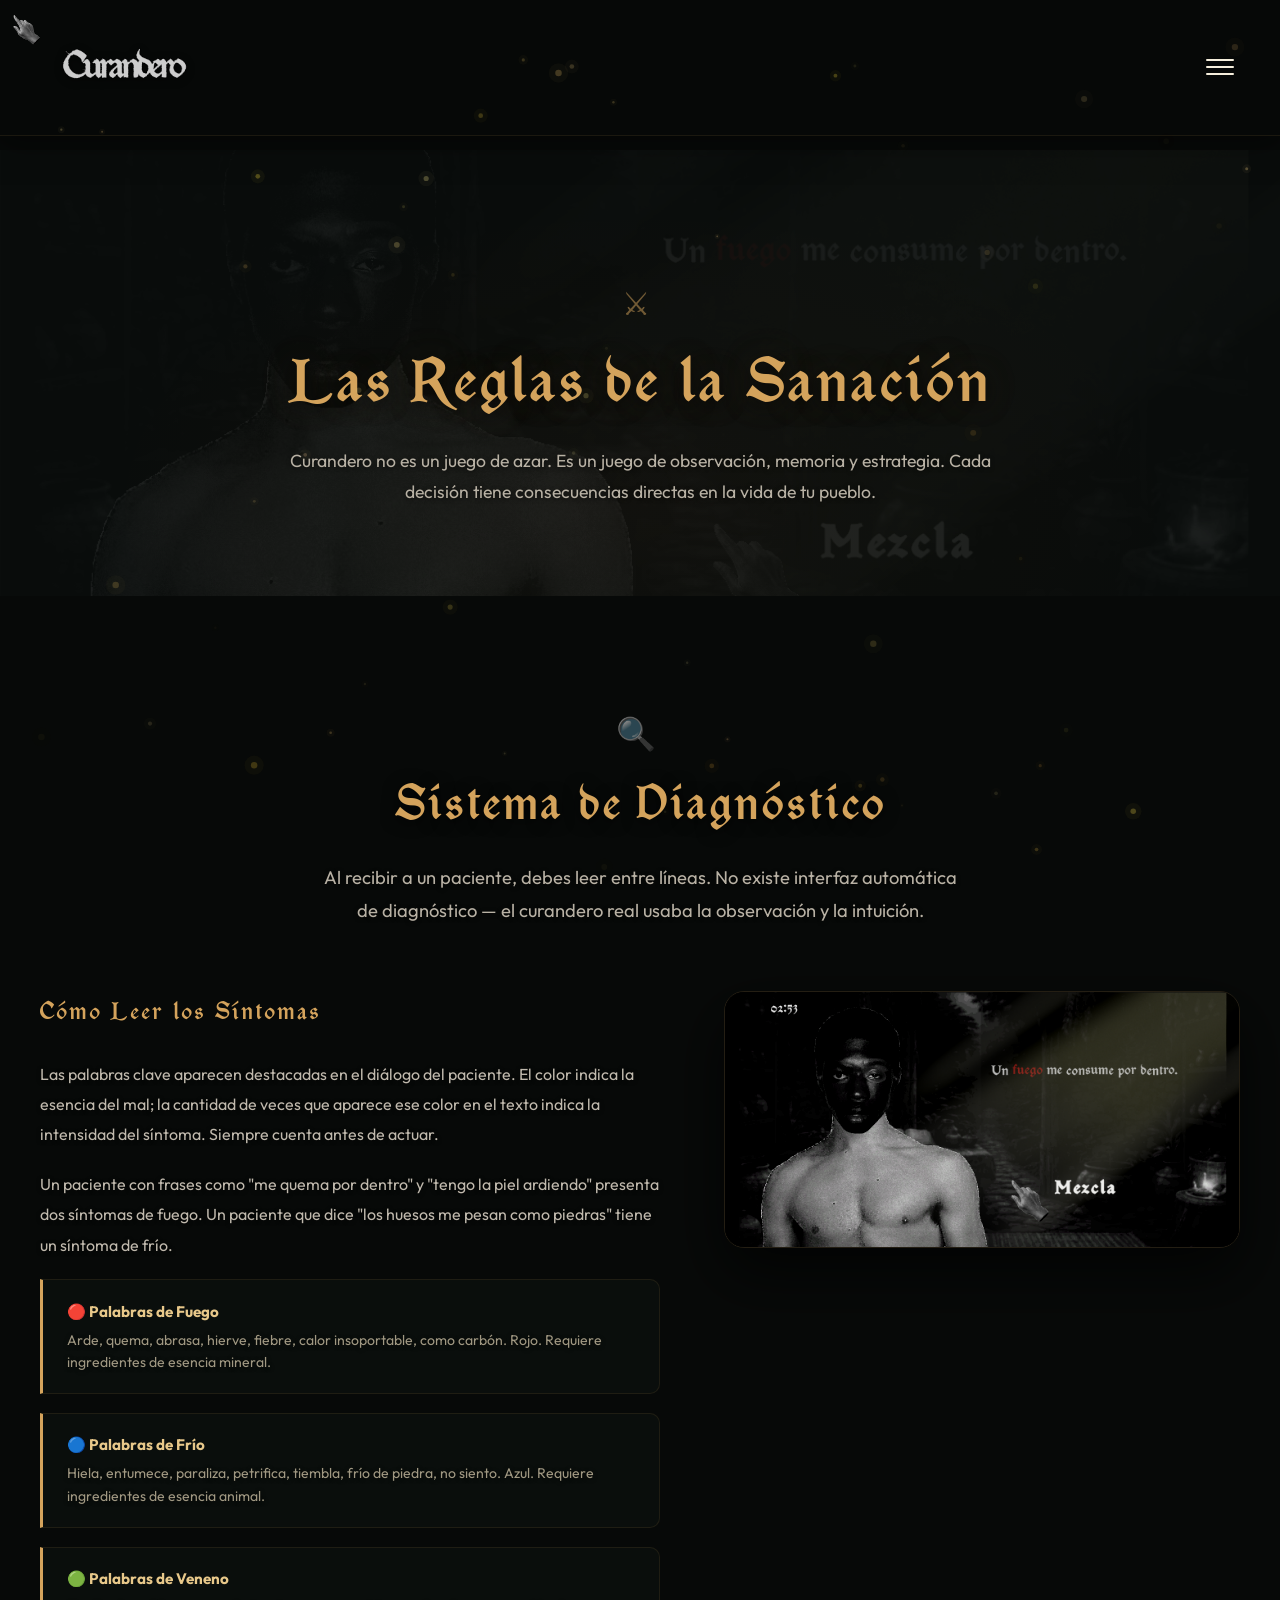
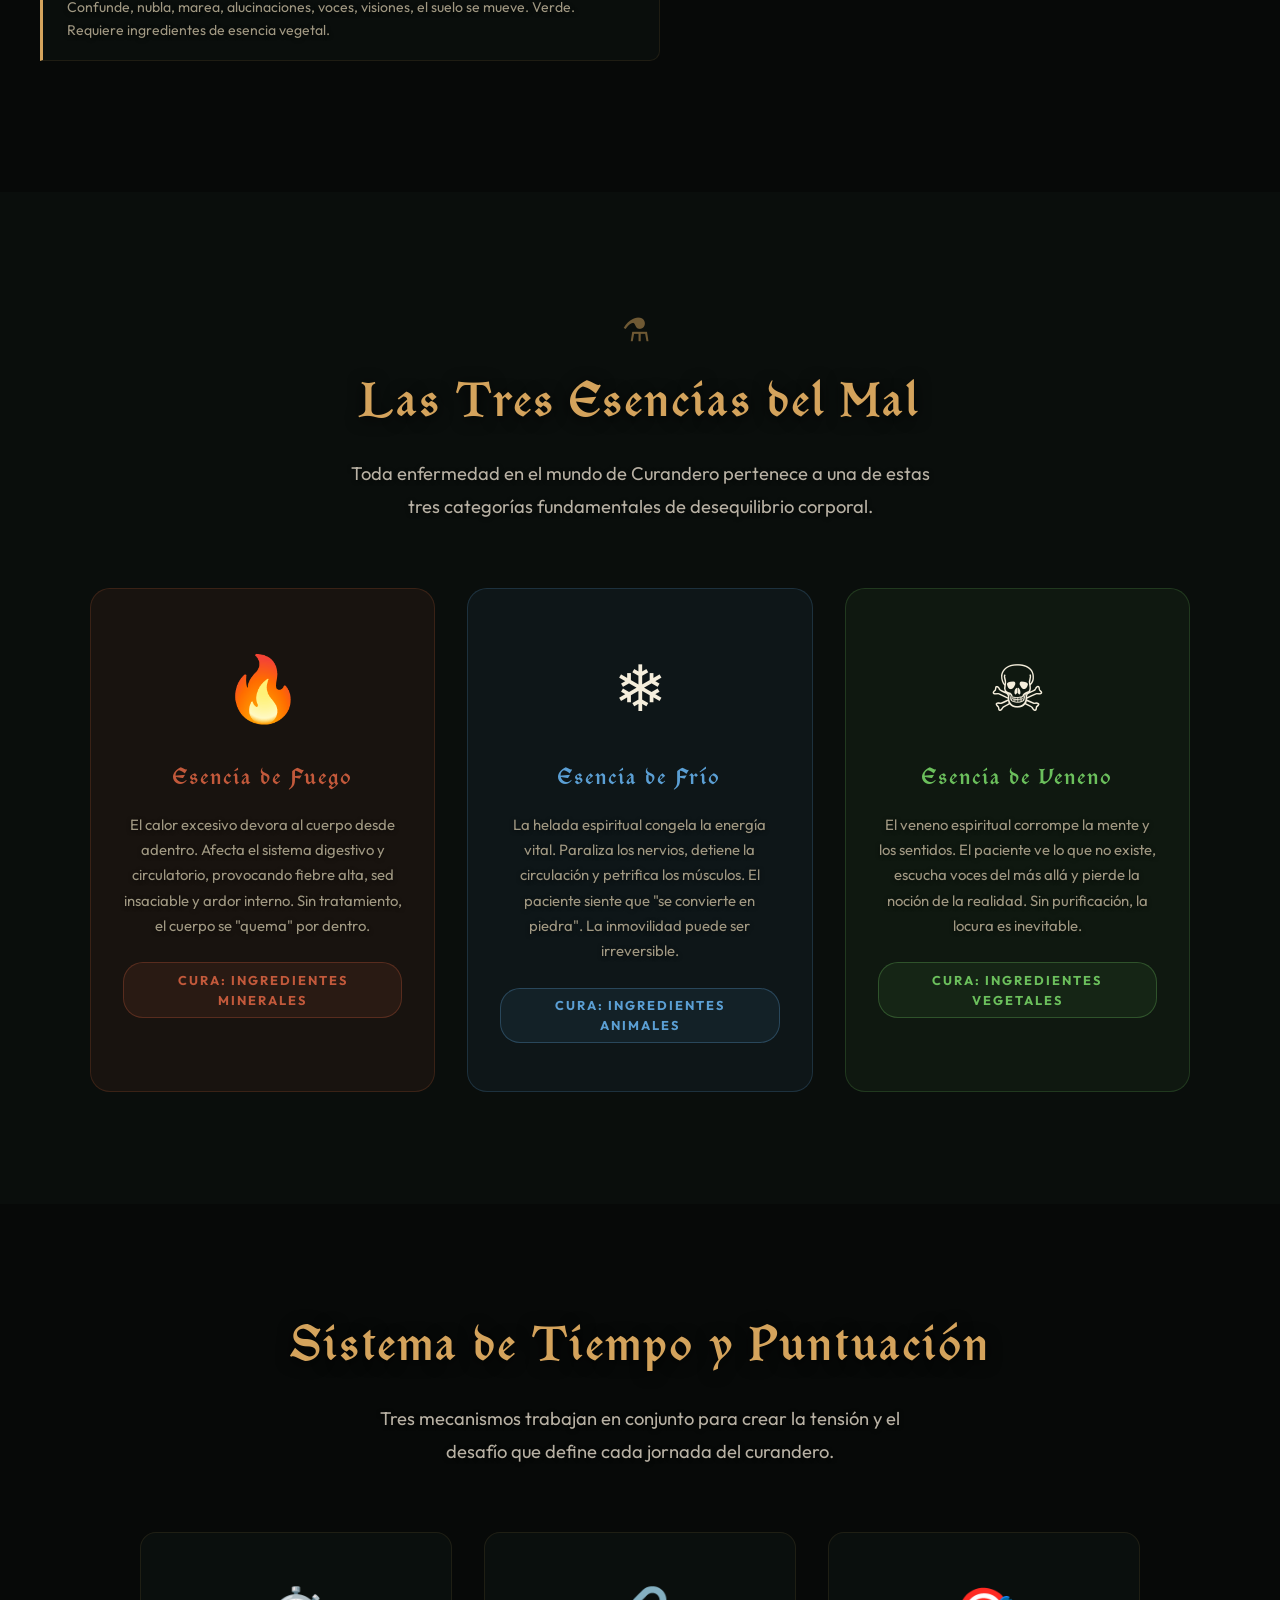
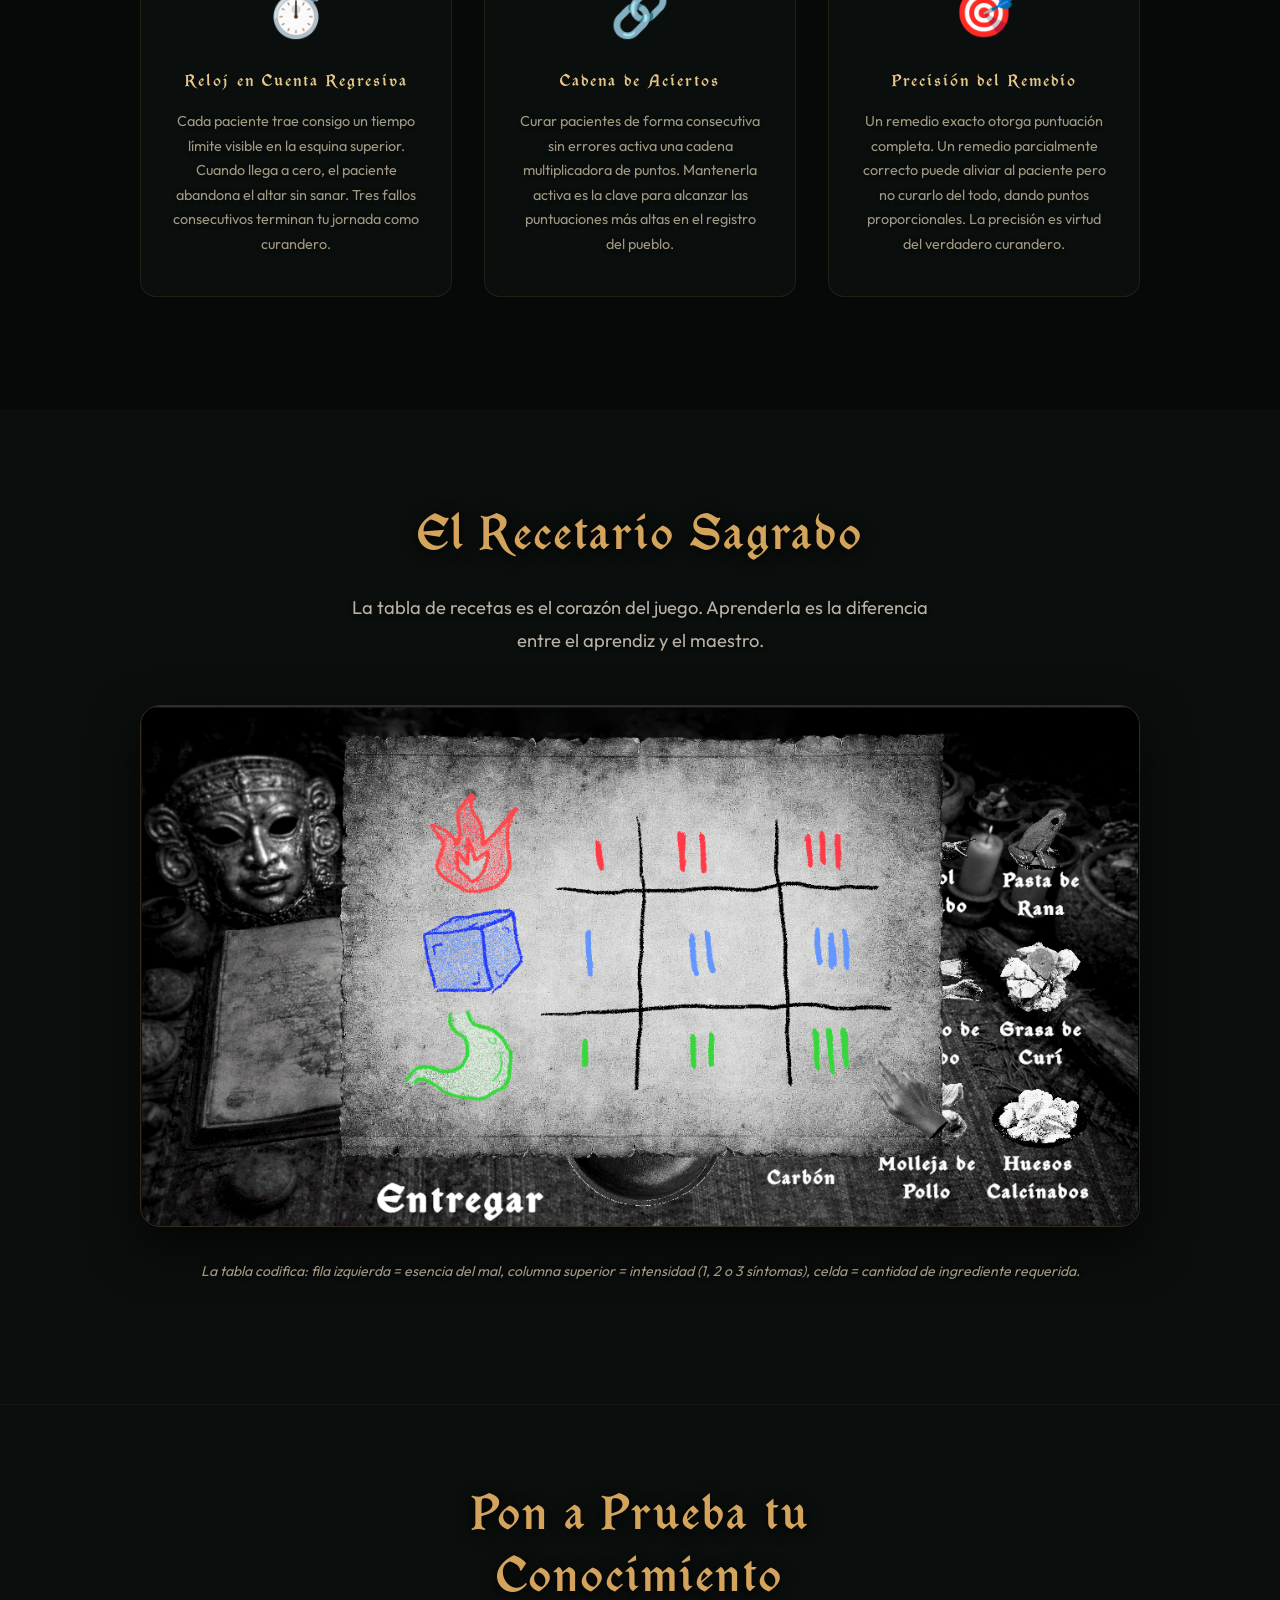
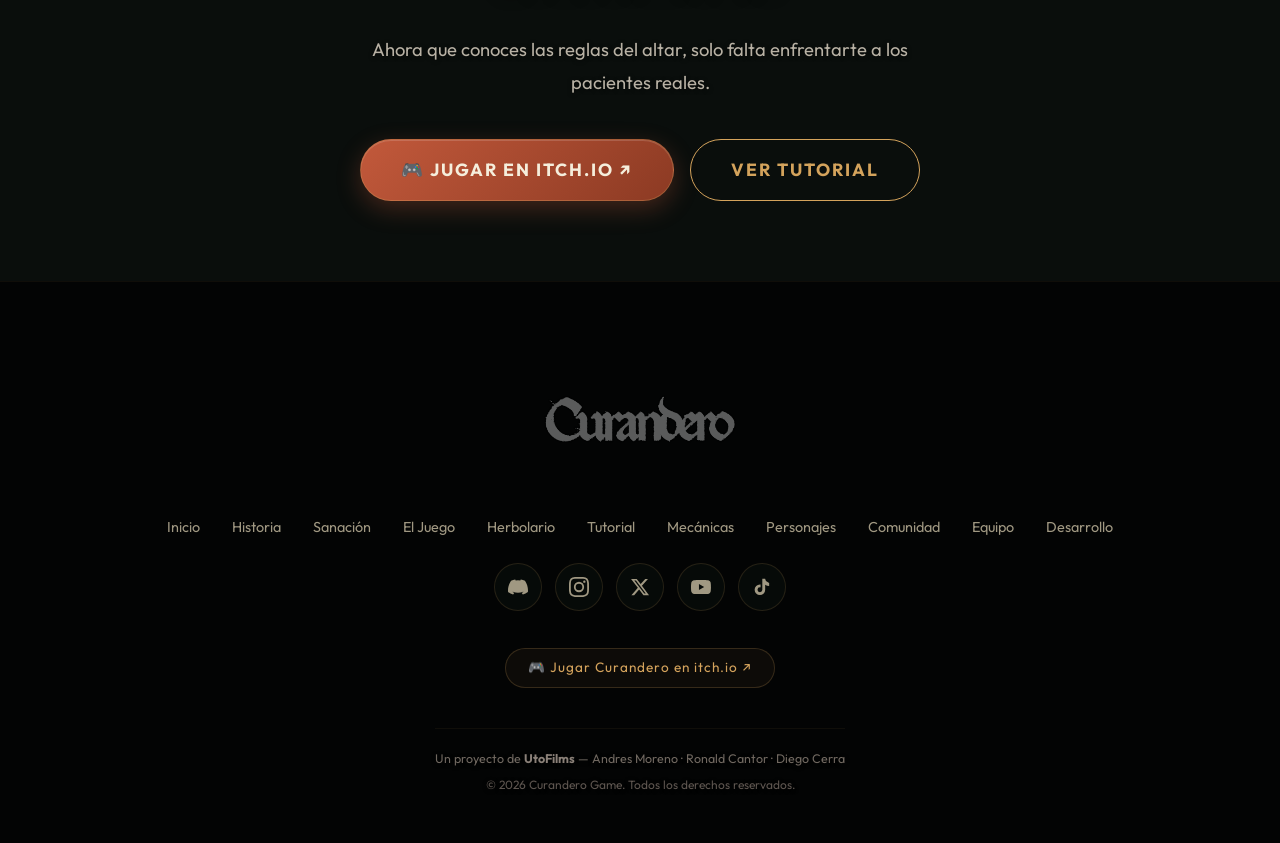
<file: mecanicas.html>
﻿<!DOCTYPE html>
<html lang="es">
<head>
    <meta charset="UTF-8">
    <meta name="viewport" content="width=device-width, initial-scale=1.0">
    <title>Mecánicas de Juego — Curandero</title>
    <meta name="description" content="Conoce en profundidad las mecánicas de Curandero: diagnóstico de síntomas, las tres esencias del mal, sistema de tiempo y puntuación.">
    <link rel="stylesheet" href="style.css">
    <link rel="preconnect" href="https://fonts.googleapis.com">
    <link rel="preconnect" href="https://fonts.gstatic.com" crossorigin>
    <link href="https://fonts.googleapis.com/css2?family=Outfit:wght@300;400;500;700;800&display=swap" rel="stylesheet">
    <style>
        @font-face { font-family:'StellaMystica'; src:url('assets/GL-StellaMystica.ttf') format('truetype'); font-display:swap; }
        h1,h2,h3,.stella { font-family:'StellaMystica',serif; font-weight:normal; letter-spacing:2px; }

        .page-hero { min-height:45vh; display:flex; flex-direction:column; justify-content:center; align-items:center; text-align:center; padding:8rem 2rem 4rem; background:var(--bg-section); position:relative; overflow:hidden; }
        .page-hero::before { content:''; position:absolute; inset:0; background-image:url('assets/carrousel/gameplay.png'); background-size:cover; background-position:center; opacity:0.08; }
        .page-hero::after { content:''; position:absolute; inset:0; background:radial-gradient(ellipse at 50% 80%, rgba(194,89,59,0.04) 0%, transparent 60%); }
        .page-hero-inner { position:relative; z-index:2; max-width:750px; }

        /* Diagnosis section */
        .diag-section { background:var(--bg-dark); padding:7rem 2rem; display:flex; flex-direction:column; align-items:center; }
        .diag-inner { max-width:1200px; width:100%; }
        .diag-grid { display:grid; grid-template-columns:1.2fr 1fr; gap:4rem; align-items:start; margin-top:4rem; }
        .diag-text h3 { font-size:1.7rem; color:var(--accent); margin-bottom:1.5rem; }
        .diag-text p { font-size:1rem; color:#c0b9ad; line-height:1.9; margin-bottom:1.2rem; }
        .diag-detail { background:rgba(14,21,17,0.5); border:1px solid rgba(212,163,92,0.1); border-left:3px solid var(--accent); border-radius:0 var(--radius-sm) var(--radius-sm) 0; padding:1.2rem 1.5rem; margin-bottom:1.2rem; }
        .diag-detail strong { color:var(--accent-light); font-size:0.95rem; display:block; margin-bottom:0.3rem; }
        .diag-detail p { font-size:0.88rem; color:var(--text-muted); margin-bottom:0; line-height:1.6; }
        .diag-img img { width:100%; border-radius:var(--radius-lg); border:1px solid rgba(212,163,92,0.15); box-shadow:0 25px 60px rgba(0,0,0,0.7); filter:brightness(0.9) contrast(1.1); }

        /* Essences */
        .essences-section { background:var(--bg-section); padding:7rem 2rem; display:flex; flex-direction:column; align-items:center; }
        .essences-inner { max-width:1100px; width:100%; }
        .essences-grid { display:grid; grid-template-columns:repeat(3,1fr); gap:2rem; margin-top:4rem; }
        .essence-card { border-radius:var(--radius-lg); padding:3rem 2rem; text-align:center; position:relative; overflow:hidden; transition:all 0.4s var(--transition-smooth); }
        .essence-card.fuego { background:rgba(194,89,59,0.08); border:1px solid rgba(194,89,59,0.2); }
        .essence-card.frio  { background:rgba(91,159,212,0.06); border:1px solid rgba(91,159,212,0.2); }
        .essence-card.veneno{ background:rgba(107,191,92,0.06); border:1px solid rgba(107,191,92,0.2); }
        .essence-card:hover { transform:translateY(-8px); box-shadow:0 25px 50px rgba(0,0,0,0.4); }
        .essence-icon { font-size:4rem; margin-bottom:1.2rem; display:block; }
        .essence-card h3 { font-size:1.6rem; margin-bottom:0.8rem; }
        .essence-card.fuego h3 { color:#c2593b; }
        .essence-card.frio  h3 { color:#5b9fd4; }
        .essence-card.veneno h3 { color:#6bbf5c; }
        .essence-card p { font-size:0.93rem; color:var(--text-muted); line-height:1.7; margin-bottom:1.5rem; }
        .essence-cure { font-size:0.8rem; font-weight:700; letter-spacing:2px; text-transform:uppercase; font-family:'Outfit',sans-serif; padding:0.4rem 1rem; border-radius:20px; display:inline-block; }
        .fuego .essence-cure { color:#c2593b; border:1px solid rgba(194,89,59,0.3); background:rgba(194,89,59,0.1); }
        .frio  .essence-cure { color:#5b9fd4; border:1px solid rgba(91,159,212,0.3); background:rgba(91,159,212,0.08); }
        .veneno .essence-cure { color:#6bbf5c; border:1px solid rgba(107,191,92,0.3); background:rgba(107,191,92,0.08); }

        /* Score system */
        .score-section { background:var(--bg-dark); padding:7rem 2rem; display:flex; justify-content:center; }
        .score-inner { max-width:1000px; width:100%; }
        .score-grid { display:grid; grid-template-columns:repeat(3,1fr); gap:2rem; margin-top:4rem; }
        .score-card { background:rgba(14,21,17,0.6); border:1px solid rgba(212,163,92,0.1); border-radius:var(--radius-md); padding:2.5rem 2rem; text-align:center; transition:all 0.4s var(--transition-smooth); }
        .score-card:hover { border-color:rgba(212,163,92,0.25); background:rgba(31,59,40,0.3); transform:translateY(-5px); }
        .score-icon { font-size:3rem; margin-bottom:1rem; display:block; }
        .score-card h3 { font-size:1.2rem; color:var(--accent-light); margin-bottom:0.8rem; }
        .score-card p { font-size:0.9rem; color:var(--text-muted); line-height:1.7; margin-bottom:0; }

        /* Recipe showcase */
        .recipe-section { background:var(--bg-section); padding:6rem 2rem; display:flex; justify-content:center; }
        .recipe-inner { max-width:1000px; width:100%; }
        .recipe-img { width:100%; border-radius:var(--radius-lg); border:1px solid rgba(212,163,92,0.2); box-shadow:0 20px 50px rgba(0,0,0,0.6); margin-top:3rem; }
        .recipe-caption { text-align:center; margin-top:1.5rem; font-size:0.88rem; color:var(--text-muted); font-style:italic; }

        @media(max-width:900px) { .diag-grid,.essences-grid,.score-grid { grid-template-columns:1fr; } }
    </style>
</head>
<body class="inner-page">
    <canvas id="particles-canvas" aria-hidden="true"></canvas>
    <nav id="main-nav">
        <div class="nav-inner">
            <a href="index.html" class="nav-logo"><img src="assets/Title Main.png" alt="Curandero" class="nav-logo-img"></a>
            <ul class="nav-links" id="nav-links">
                <li><a href="index.html">Inicio</a></li>
                <li><a href="historia.html">Historia</a></li>
                <li><a href="sanacion.html">Sanaci&#xF3;n</a></li>
                <li><a href="juego.html">El Juego</a></li>
                <li><a href="herbolario.html">Herbolario</a></li>
                <li><a href="tutorial.html">Tutorial</a></li>
                <li><a href="mecanicas.html" style="color: var(--accent);">Mec&#xE1;nicas</a></li>
                <li><a href="personajes.html">Personajes</a></li>
                <li><a href="comunidad.html">Comunidad</a></li>
                <li><a href="equipo.html">Equipo</a></li>
                <li><a href="desarrollo.html">Desarrollo</a></li>
            </ul>
            <button class="nav-toggle" id="nav-toggle" aria-label="Abrir menú"><span></span><span></span><span></span></button>
        </div>
    </nav>

    <main id="main-content">
        <section class="page-hero">
            <div class="page-hero-inner reveal-el">
                <div class="glyph-deco">⚔</div>
                <h1>Las Reglas de la Sanación</h1>
                <p style="font-size:1.1rem; color:#b8b1a4;">Curandero no es un juego de azar. Es un juego de observación, memoria y estrategia. Cada decisión tiene consecuencias directas en la vida de tu pueblo.</p>
            </div>
        </section>

        <!-- Diagnosis -->
        <section class="diag-section">
            <div class="diag-inner">
                <div class="reveal-el" style="text-align:center; margin-bottom:0;">
                    <div class="glyph-deco">🔍</div>
                    <h2>Sistema de Diagnóstico</h2>
                    <p style="max-width:650px; margin:0 auto; color:#b8b1a4;">Al recibir a un paciente, debes leer entre líneas. No existe interfaz automática de diagnóstico — el curandero real usaba la observación y la intuición.</p>
                </div>
                <div class="diag-grid reveal-el">
                    <div class="diag-text">
                        <h3>Cómo Leer los Síntomas</h3>
                        <p>Las palabras clave aparecen destacadas en el diálogo del paciente. El color indica la esencia del mal; la cantidad de veces que aparece ese color en el texto indica la intensidad del síntoma. Siempre cuenta antes de actuar.</p>
                        <p>Un paciente con frases como "me quema por dentro" y "tengo la piel ardiendo" presenta dos síntomas de fuego. Un paciente que dice "los huesos me pesan como piedras" tiene un síntoma de frío.</p>
                        <div class="diag-detail">
                            <strong>🔴 Palabras de Fuego</strong>
                            <p>Arde, quema, abrasa, hierve, fiebre, calor insoportable, como carbón. Rojo. Requiere ingredientes de esencia mineral.</p>
                        </div>
                        <div class="diag-detail">
                            <strong>🔵 Palabras de Frío</strong>
                            <p>Hiela, entumece, paraliza, petrifica, tiembla, frío de piedra, no siento. Azul. Requiere ingredientes de esencia animal.</p>
                        </div>
                        <div class="diag-detail">
                            <strong>🟢 Palabras de Veneno</strong>
                            <p>Confunde, nubla, marea, alucinaciones, voces, visiones, el suelo se mueve. Verde. Requiere ingredientes de esencia vegetal.</p>
                        </div>
                    </div>
                    <div class="diag-img">
                        <img src="assets/carrousel/gameplay.png" alt="Diagnóstico del paciente en Curandero">
                    </div>
                </div>
            </div>
        </section>

        <!-- Three Essences -->
        <section class="essences-section">
            <div class="essences-inner">
                <div class="reveal-el" style="text-align:center;">
                    <div class="glyph-deco">⚗</div>
                    <h2>Las Tres Esencias del Mal</h2>
                    <p style="max-width:600px; margin:0 auto; color:#b8b1a4;">Toda enfermedad en el mundo de Curandero pertenece a una de estas tres categorías fundamentales de desequilibrio corporal.</p>
                </div>
                <div class="essences-grid reveal-el">
                    <div class="essence-card fuego">
                        <span class="essence-icon">🔥</span>
                        <h3>Esencia de Fuego</h3>
                        <p>El calor excesivo devora al cuerpo desde adentro. Afecta el sistema digestivo y circulatorio, provocando fiebre alta, sed insaciable y ardor interno. Sin tratamiento, el cuerpo se "quema" por dentro.</p>
                        <span class="essence-cure">Cura: Ingredientes Minerales</span>
                    </div>
                    <div class="essence-card frio">
                        <span class="essence-icon">❄️</span>
                        <h3>Esencia de Frío</h3>
                        <p>La helada espiritual congela la energía vital. Paraliza los nervios, detiene la circulación y petrifica los músculos. El paciente siente que "se convierte en piedra". La inmovilidad puede ser irreversible.</p>
                        <span class="essence-cure">Cura: Ingredientes Animales</span>
                    </div>
                    <div class="essence-card veneno">
                        <span class="essence-icon">☠️</span>
                        <h3>Esencia de Veneno</h3>
                        <p>El veneno espiritual corrompe la mente y los sentidos. El paciente ve lo que no existe, escucha voces del más allá y pierde la noción de la realidad. Sin purificación, la locura es inevitable.</p>
                        <span class="essence-cure">Cura: Ingredientes Vegetales</span>
                    </div>
                </div>
            </div>
        </section>

        <!-- Score system -->
        <section class="score-section">
            <div class="score-inner">
                <div class="reveal-el" style="text-align:center;">
                    <h2>Sistema de Tiempo y Puntuación</h2>
                    <p style="color:#b8b1a4; max-width:550px; margin:0 auto;">Tres mecanismos trabajan en conjunto para crear la tensión y el desafío que define cada jornada del curandero.</p>
                </div>
                <div class="score-grid reveal-el">
                    <div class="score-card">
                        <span class="score-icon">⏱️</span>
                        <h3>Reloj en Cuenta Regresiva</h3>
                        <p>Cada paciente trae consigo un tiempo límite visible en la esquina superior. Cuando llega a cero, el paciente abandona el altar sin sanar. Tres fallos consecutivos terminan tu jornada como curandero.</p>
                    </div>
                    <div class="score-card">
                        <span class="score-icon">🔗</span>
                        <h3>Cadena de Aciertos</h3>
                        <p>Curar pacientes de forma consecutiva sin errores activa una cadena multiplicadora de puntos. Mantenerla activa es la clave para alcanzar las puntuaciones más altas en el registro del pueblo.</p>
                    </div>
                    <div class="score-card">
                        <span class="score-icon">🎯</span>
                        <h3>Precisión del Remedio</h3>
                        <p>Un remedio exacto otorga puntuación completa. Un remedio parcialmente correcto puede aliviar al paciente pero no curarlo del todo, dando puntos proporcionales. La precisión es virtud del verdadero curandero.</p>
                    </div>
                </div>
            </div>
        </section>

        <!-- Recipe panel -->
        <section class="recipe-section">
            <div class="recipe-inner reveal-el">
                <div style="text-align:center; margin-bottom:0;">
                    <h2>El Recetario Sagrado</h2>
                    <p style="color:#b8b1a4; max-width:600px; margin:0 auto;">La tabla de recetas es el corazón del juego. Aprenderla es la diferencia entre el aprendiz y el maestro.</p>
                </div>
                <img src="assets/carrousel/Mezclas.png" alt="Recetario de Curandero" class="recipe-img">
                <p class="recipe-caption">La tabla codifica: fila izquierda = esencia del mal, columna superior = intensidad (1, 2 o 3 síntomas), celda = cantidad de ingrediente requerida.</p>
            </div>
        </section>

        <!-- CTA -->
        <section style="background:var(--bg-section); padding:5rem 2rem; display:flex; justify-content:center; min-height:auto; border-top:1px solid rgba(212,163,92,0.06);">
            <div class="reveal-el" style="text-align:center; max-width:600px;">
                <h2>Pon a Prueba tu Conocimiento</h2>
                <p style="color:#b8b1a4; margin-bottom:2.5rem;">Ahora que conoces las reglas del altar, solo falta enfrentarte a los pacientes reales.</p>
                <div style="display:flex; gap:1rem; justify-content:center; flex-wrap:wrap;">
                    <a href="https://asmodeu5.itch.io/curandero" target="_blank" rel="noopener" class="cta-button" style="text-decoration:none;">🎮 Jugar en itch.io ↗</a>
                    <a href="tutorial.html" class="cta-button secondary" style="text-decoration:none;">Ver Tutorial</a>
                </div>
            </div>
        </section>

        <footer id="footer">
            <div class="footer-content" style="max-width:1100px;">
                <img src="assets/Title Main.png" alt="Curandero" class="footer-logo">
                <div class="footer-links">
                    <a href="index.html">Inicio</a><a href="historia.html">Historia</a><a href="sanacion.html">Sanaci&#xF3;n</a>
                    <a href="juego.html">El Juego</a><a href="herbolario.html">Herbolario</a><a href="tutorial.html">Tutorial</a>
                    <a href="mecanicas.html">Mec&#xE1;nicas</a><a href="personajes.html">Personajes</a><a href="comunidad.html">Comunidad</a>
                    <a href="equipo.html">Equipo</a><a href="desarrollo.html">Desarrollo</a>
                </div>
                <div style="display:flex;gap:0.8rem;justify-content:center;flex-wrap:wrap;">
                    <a href="proximamente.html?red=discord" class="social-link" aria-label="Discord"><svg width="20" height="20" viewBox="0 0 24 24" fill="currentColor"><path d="M20.317 4.37a19.791 19.791 0 0 0-4.885-1.515.074.074 0 0 0-.079.037c-.21.375-.444.864-.608 1.25a18.27 18.27 0 0 0-5.487 0 12.64 12.64 0 0 0-.617-1.25.077.077 0 0 0-.079-.037A19.736 19.736 0 0 0 3.677 4.37a.07.07 0 0 0-.032.027C.533 9.046-.32 13.58.099 18.057.1 18.08.11 18.1.13 18.116a19.9 19.9 0 0 0 5.993 3.03.078.078 0 0 0 .084-.028 14.09 14.09 0 0 0 1.226-1.994.076.076 0 0 0-.041-.106 13.107 13.107 0 0 1-1.872-.892.077.077 0 0 1-.008-.128 10.2 10.2 0 0 0 .372-.292.074.074 0 0 1 .077-.01c3.928 1.793 8.18 1.793 12.062 0a.074.074 0 0 1 .078.01c.12.098.246.198.373.292a.077.077 0 0 1-.006.127 12.299 12.299 0 0 1-1.873.892.077.077 0 0 0-.041.107c.36.698.772 1.362 1.225 1.993a.076.076 0 0 0 .084.028 19.839 19.839 0 0 0 6.002-3.03.077.077 0 0 0 .032-.054c.5-5.177-.838-9.674-3.549-13.66a.061.061 0 0 0-.031-.03z"/></svg></a>
                    <a href="proximamente.html?red=instagram" class="social-link" aria-label="Instagram"><svg width="20" height="20" viewBox="0 0 24 24" fill="currentColor"><path d="M12 2.163c3.204 0 3.584.012 4.85.07 3.252.148 4.771 1.691 4.919 4.919.058 1.265.069 1.645.069 4.849 0 3.205-.012 3.584-.069 4.849-.149 3.225-1.664 4.771-4.919 4.919-1.266.058-1.644.07-4.85.07-3.204 0-3.584-.012-4.849-.07-3.26-.149-4.771-1.699-4.919-4.92-.058-1.265-.07-1.644-.07-4.849 0-3.204.013-3.583.07-4.849.149-3.227 1.664-4.771 4.919-4.919 1.266-.057 1.645-.069 4.849-.069zM12 0C8.741 0 8.333.014 7.053.072 2.695.272.273 2.69.073 7.052.014 8.333 0 8.741 0 12c0 3.259.014 3.668.072 4.948.2 4.358 2.618 6.78 6.98 6.98C8.333 23.986 8.741 24 12 24c3.259 0 3.668-.014 4.948-.072 4.354-.2 6.782-2.618 6.979-6.98.059-1.28.073-1.689.073-4.948 0-3.259-.014-3.667-.072-4.947-.196-4.354-2.617-6.78-6.979-6.98C15.668.014 15.259 0 12 0zm0 5.838a6.162 6.162 0 1 0 0 12.324 6.162 6.162 0 0 0 0-12.324zM12 16a4 4 0 1 1 0-8 4 4 0 0 1 0 8zm6.406-11.845a1.44 1.44 0 1 0 0 2.881 1.44 1.44 0 0 0 0-2.881z"/></svg></a>
                    <a href="proximamente.html?red=twitter" class="social-link" aria-label="Twitter/X"><svg width="20" height="20" viewBox="0 0 24 24" fill="currentColor"><path d="M18.244 2.25h3.308l-7.227 8.26 8.502 11.24H16.17l-5.214-6.817L4.99 21.75H1.68l7.73-8.835L1.254 2.25H8.08l4.713 6.231zm-1.161 17.52h1.833L7.084 4.126H5.117z"/></svg></a>
                    <a href="proximamente.html?red=youtube" class="social-link" aria-label="YouTube"><svg width="20" height="20" viewBox="0 0 24 24" fill="currentColor"><path d="M23.498 6.186a3.016 3.016 0 0 0-2.122-2.136C19.505 3.545 12 3.545 12 3.545s-7.505 0-9.377.505A3.017 3.017 0 0 0 .502 6.186C0 8.07 0 12 0 12s0 3.93.502 5.814a3.016 3.016 0 0 0 2.122 2.136c1.871.505 9.376.505 9.376.505s7.505 0 9.377-.505a3.015 3.015 0 0 0 2.122-2.136C24 15.93 24 12 24 12s0-3.93-.502-5.814zM9.545 15.568V8.432L15.818 12l-6.273 3.568z"/></svg></a>
                    <a href="proximamente.html?red=tiktok" class="social-link" aria-label="TikTok"><svg width="20" height="20" viewBox="0 0 24 24" fill="currentColor"><path d="M19.59 6.69a4.83 4.83 0 0 1-3.77-4.25V2h-3.45v13.67a2.89 2.89 0 0 1-2.88 2.5 2.89 2.89 0 0 1-2.89-2.89 2.89 2.89 0 0 1 2.89-2.89c.28 0 .54.04.79.1V9.01a6.28 6.28 0 0 0-.79-.05 6.34 6.34 0 0 0-6.34 6.34 6.34 6.34 0 0 0 6.34 6.34 6.34 6.34 0 0 0 6.33-6.34V9.15a8.16 8.16 0 0 0 4.77 1.52V7.2a4.85 4.85 0 0 1-1-.51z"/></svg></a>
                </div>
                <a href="https://asmodeu5.itch.io/curandero" target="_blank" rel="noopener" style="display:inline-flex;align-items:center;gap:0.6rem;margin-top:0.8rem;text-decoration:none;color:var(--accent);font-family:'Outfit',sans-serif;font-size:0.85rem;letter-spacing:1px;border:1px solid rgba(212,163,92,0.2);padding:0.5rem 1.4rem;border-radius:50px;transition:all 0.3s ease;background:rgba(212,163,92,0.05);">🎮 Jugar Curandero en itch.io ↗</a>
                <div class="footer-credits"><p>Un proyecto de <strong>UtoFilms</strong> — Andres Moreno · Ronald Cantor · Diego Cerra</p><p>&copy; 2026 Curandero Game. Todos los derechos reservados.</p></div>
            </div>
        </footer>
    </main>
    <script src="script.js"></script>
</body>
</html>
</file>
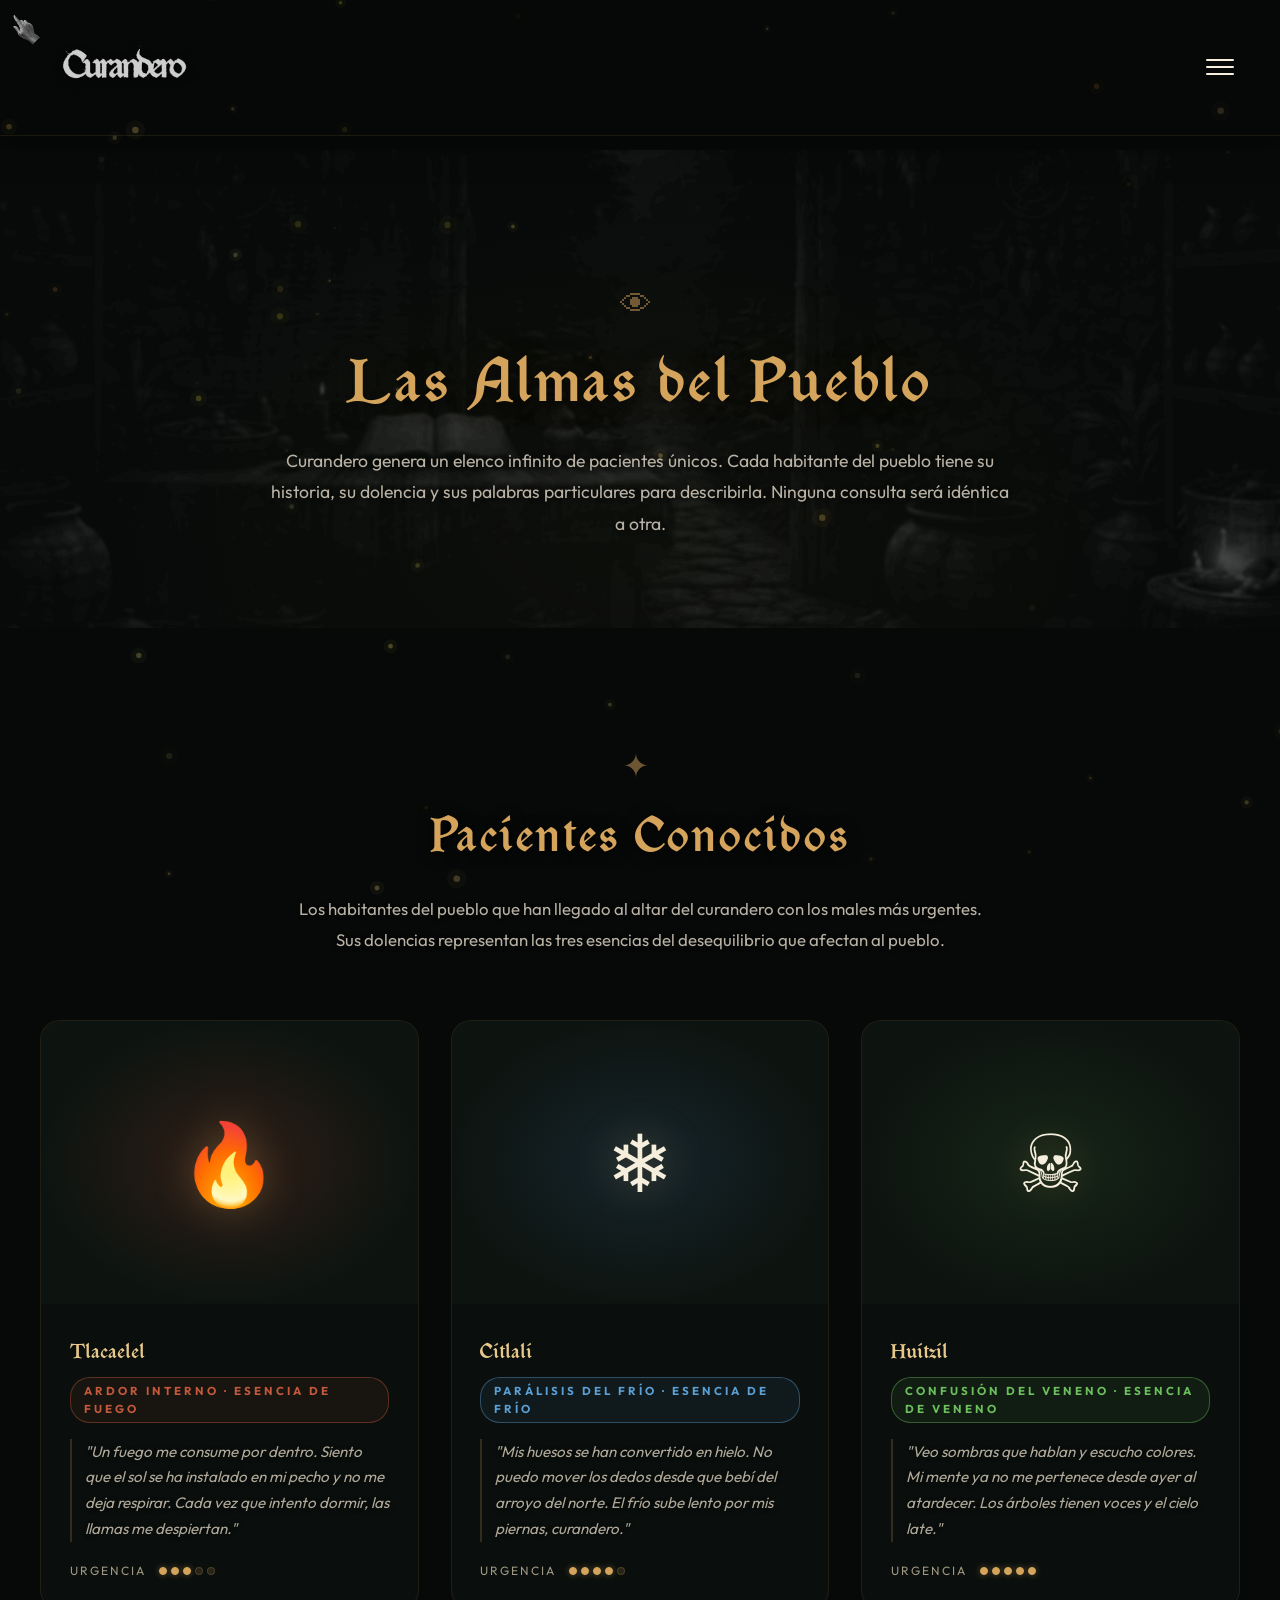
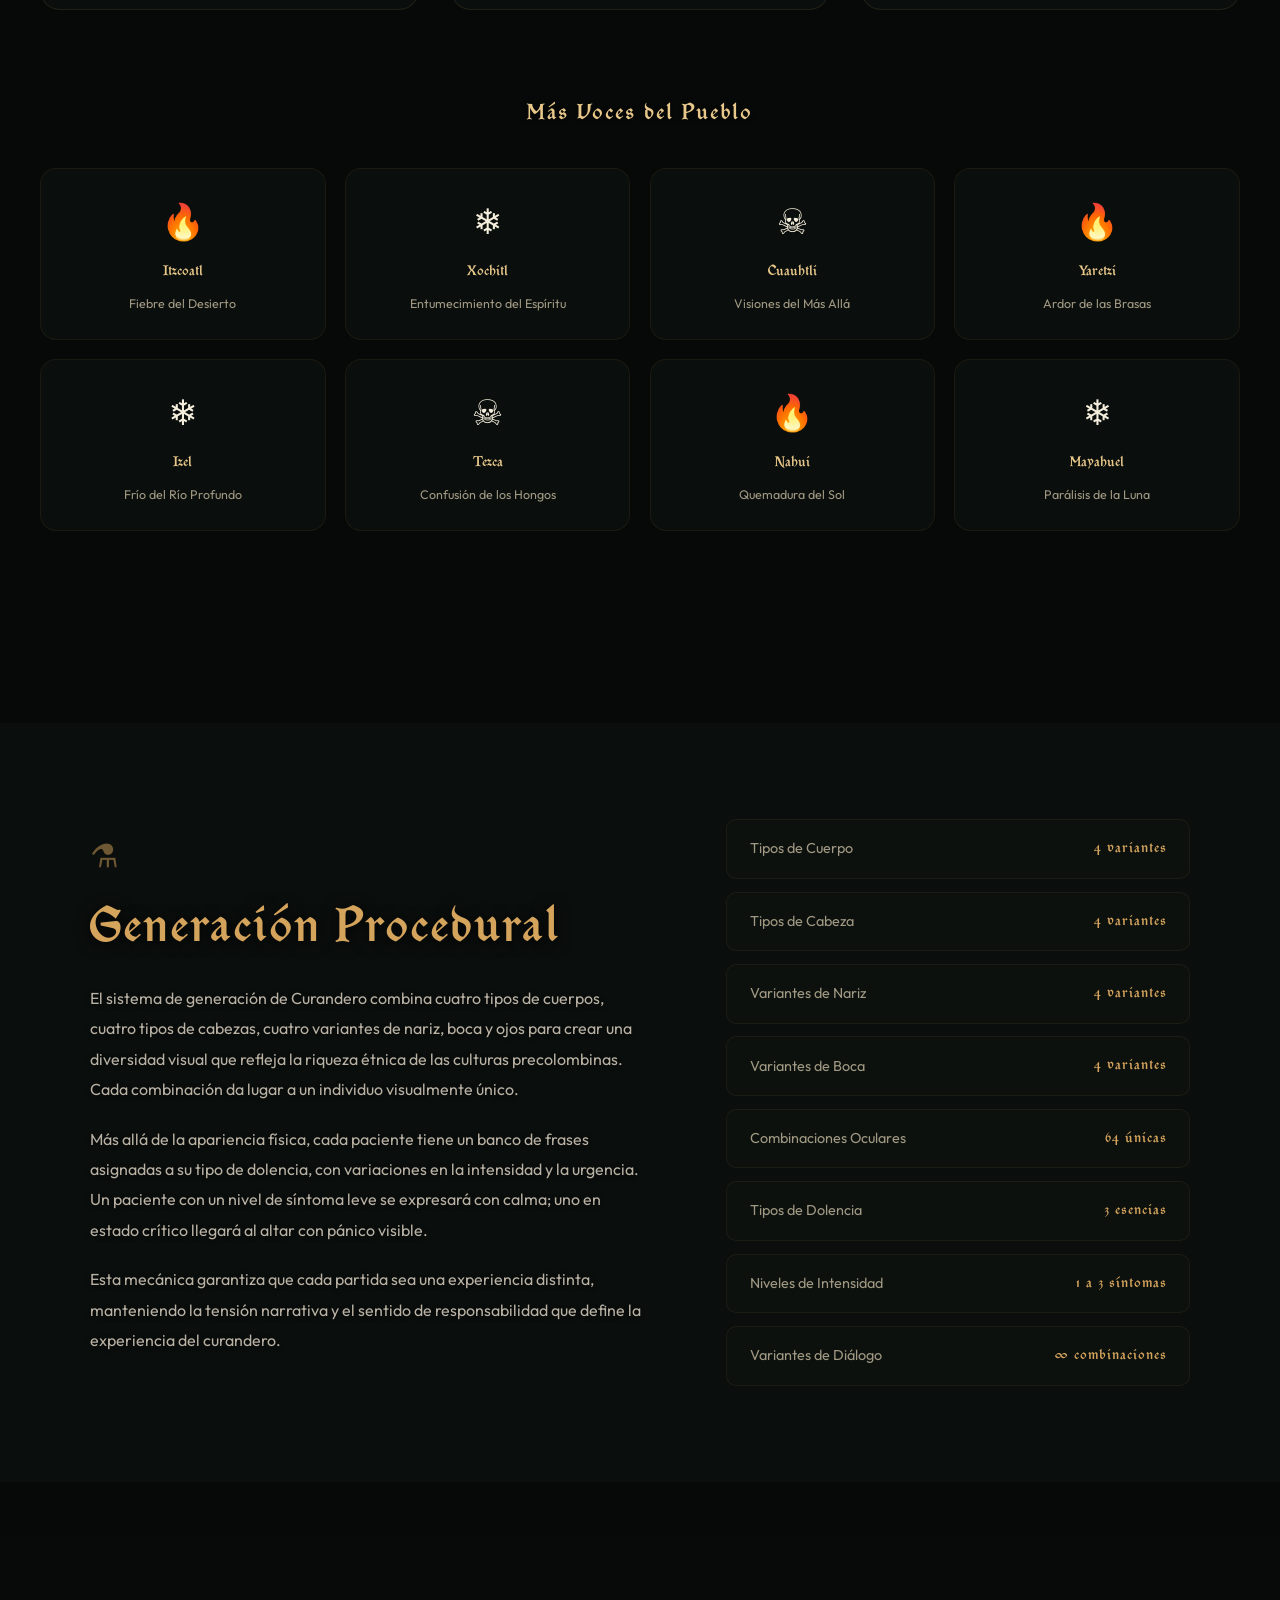
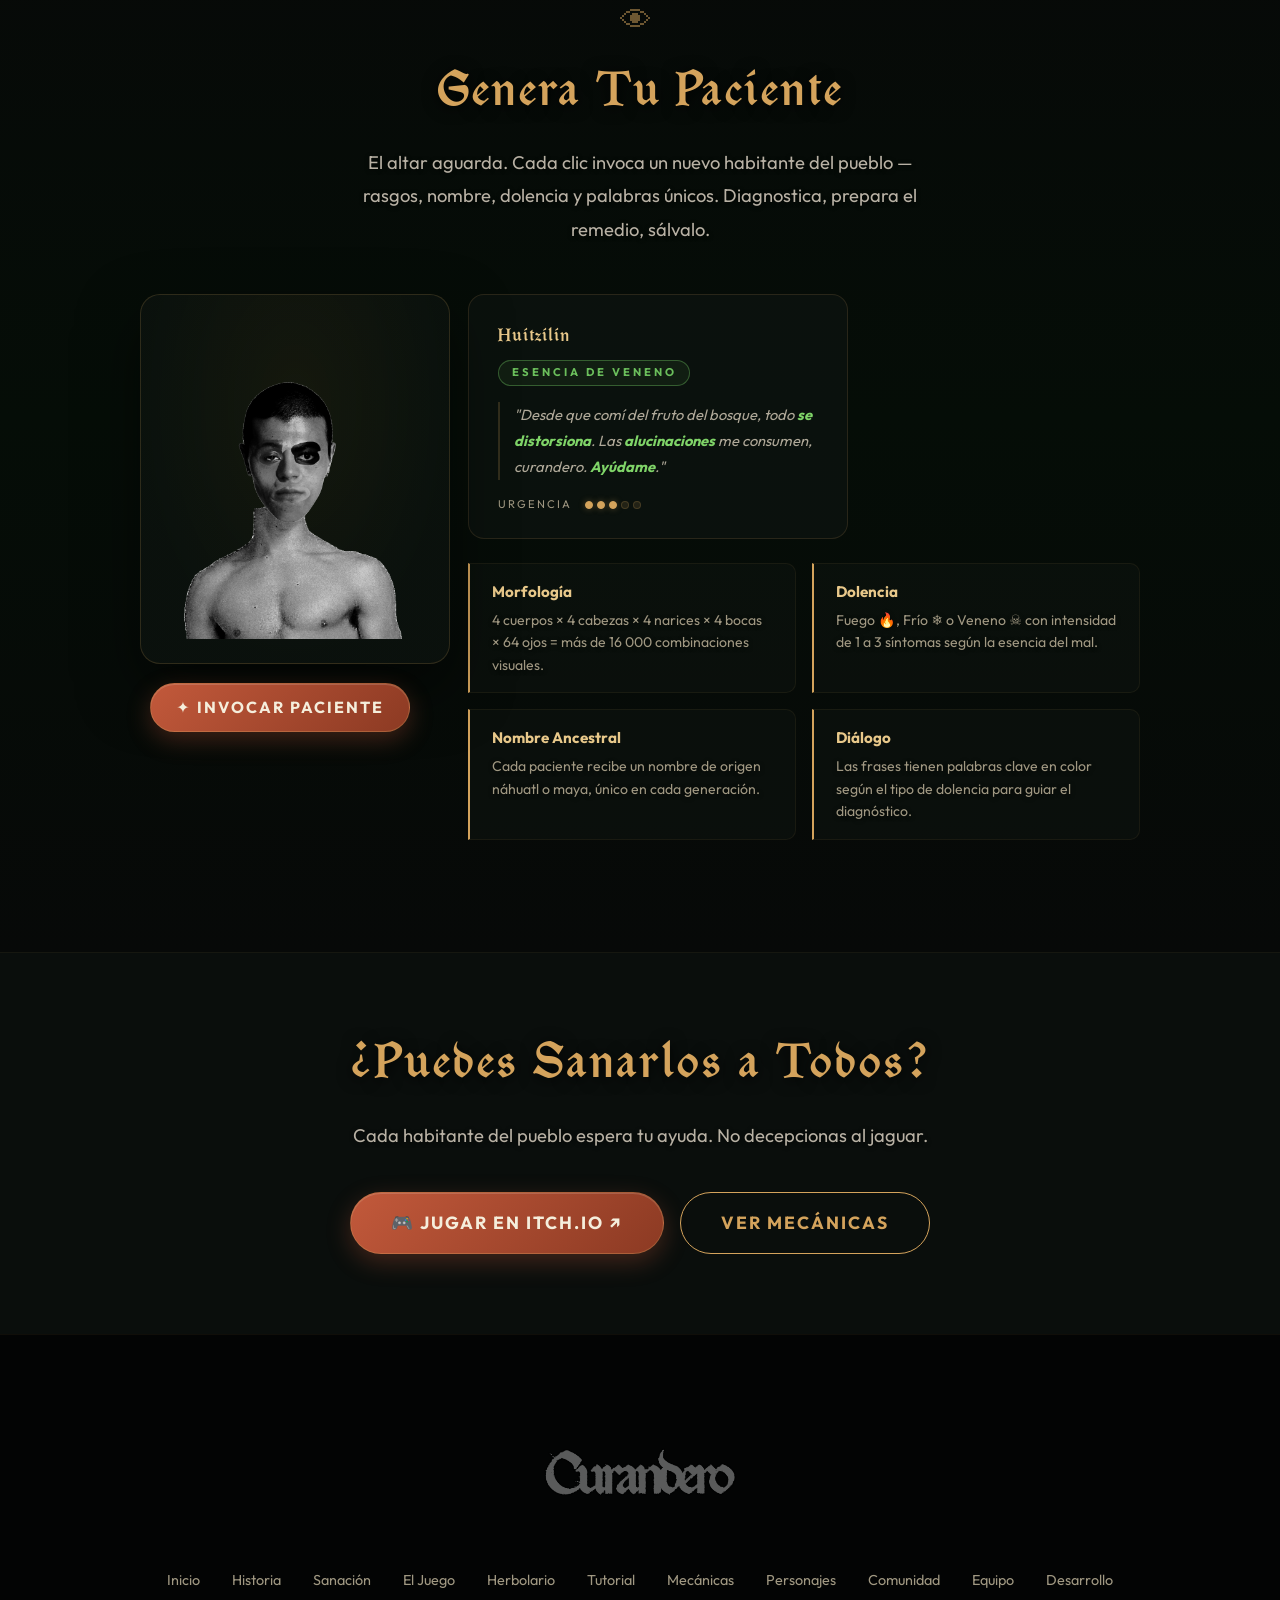
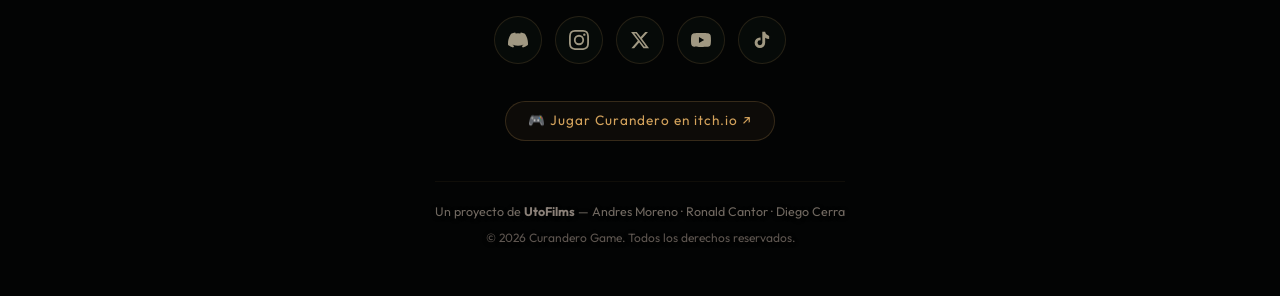
<file: personajes.html>
﻿<!DOCTYPE html>
<html lang="es">
<head>
    <meta charset="UTF-8">
    <meta name="viewport" content="width=device-width, initial-scale=1.0">
    <title>Personajes del Pueblo — Curandero</title>
    <meta name="description" content="Conoce a los pacientes del pueblo de Curandero. Un sistema procedural genera personajes únicos con dolencias, historias y expresiones distintas en cada partida.">
    <link rel="stylesheet" href="style.css">
    <link rel="preconnect" href="https://fonts.googleapis.com">
    <link rel="preconnect" href="https://fonts.gstatic.com" crossorigin>
    <link href="https://fonts.googleapis.com/css2?family=Outfit:wght@300;400;500;700;800&display=swap" rel="stylesheet">
    <style>
        @font-face { font-family:'StellaMystica'; src:url('assets/GL-StellaMystica.ttf') format('truetype'); font-display:swap; }
        h1,h2,h3,.stella { font-family:'StellaMystica',serif; font-weight:normal; letter-spacing:2px; }

        .page-hero { min-height:45vh; display:flex; flex-direction:column; justify-content:center; align-items:center; text-align:center; padding:8rem 2rem 4rem; background:var(--bg-section); position:relative; overflow:hidden; }
        .page-hero::before { content:''; position:absolute; inset:0; background-image:url('assets/Bg_gameplay1.png'); background-size:cover; background-position:center; opacity:0.25; }
        .page-hero::after { content:''; position:absolute; inset:0; background:radial-gradient(ellipse at 50% 80%, rgba(212,163,92,0.04) 0%, transparent 60%); }
        .page-hero-inner { position:relative; z-index:2; max-width:750px; }

        /* ── Character profiles ── */
        .chars-section { background:var(--bg-dark); padding:7rem 2rem; display:flex; flex-direction:column; align-items:center; }
        .chars-inner { max-width:1200px; width:100%; }
        .chars-intro { text-align:center; max-width:700px; margin:0 auto 4rem; color:#b8b1a4; font-size:1.05rem; line-height:1.9; }

        .characters-grid {
            display: grid;
            grid-template-columns: repeat(3, 1fr);
            gap: 2rem;
            margin-bottom: 5rem;
        }
        .character-profile {
            background: rgba(14,21,17,0.6);
            border: 1px solid rgba(212,163,92,0.1);
            border-radius: var(--radius-lg);
            overflow: hidden;
            transition: all 0.45s var(--transition-bounce);
        }
        .character-profile:hover {
            transform: translateY(-8px);
            border-color: rgba(212,163,92,0.25);
            box-shadow: 0 25px 60px rgba(0,0,0,0.6);
        }
        .character-portrait {
            width:100%; aspect-ratio:4/3; display:flex; align-items:center; justify-content:center; position:relative; overflow:hidden;
        }
        .character-portrait.illness-fuego { background: radial-gradient(ellipse at center, rgba(194,89,59,0.2) 0%, rgba(14,21,17,0.8) 70%); }
        .character-portrait.illness-frio  { background: radial-gradient(ellipse at center, rgba(91,159,212,0.15) 0%, rgba(14,21,17,0.8) 70%); }
        .character-portrait.illness-veneno{ background: radial-gradient(ellipse at center, rgba(107,191,92,0.12) 0%, rgba(14,21,17,0.8) 70%); }
        .portrait-emoji { font-size: 5rem; filter:drop-shadow(0 0 20px rgba(212,163,92,0.3)); }
        .character-info { padding: 1.8rem; }
        .character-name { font-family:'StellaMystica',serif; font-size:1.5rem; color:var(--accent-light); display:block; margin-bottom:0.4rem; }
        .character-ailment { font-family:'Outfit',sans-serif; font-size:0.72rem; font-weight:700; letter-spacing:3px; text-transform:uppercase; display:inline-block; padding:0.2rem 0.8rem; border-radius:20px; margin-bottom:1rem; }
        .ailment-fuego { color:#c2593b; border:1px solid rgba(194,89,59,0.4); background:rgba(194,89,59,0.08); }
        .ailment-frio  { color:#5b9fd4; border:1px solid rgba(91,159,212,0.4); background:rgba(91,159,212,0.08); }
        .ailment-veneno{ color:#6bbf5c; border:1px solid rgba(107,191,92,0.4); background:rgba(107,191,92,0.08); }
        .character-quote { font-size:0.95rem; color:#b0a999; font-style:italic; line-height:1.7; margin-bottom:1.2rem; padding-left:0.8rem; border-left:2px solid rgba(212,163,92,0.2); }
        .character-difficulty { display:flex; align-items:center; gap:0.8rem; }
        .difficulty-label { font-family:'Outfit',sans-serif; font-size:0.75rem; color:var(--text-muted); text-transform:uppercase; letter-spacing:2px; }
        .difficulty-dots { display:flex; gap:4px; }
        .difficulty-dots span { width:8px; height:8px; border-radius:50%; background:rgba(212,163,92,0.15); border:1px solid rgba(212,163,92,0.2); }
        .difficulty-dots span.filled { background:var(--accent); border-color:var(--accent); box-shadow:0 0 6px rgba(212,163,92,0.4); }

        /* Additional sample characters */
        .chars-extra { margin-bottom: 5rem; }
        .chars-extra-title { font-family:'StellaMystica',serif; font-size:1.6rem; color:var(--accent-light); text-align:center; margin-bottom:2rem; letter-spacing:2px; }
        .chars-extra-grid { display:grid; grid-template-columns:repeat(4,1fr); gap:1.2rem; }
        .char-mini { background:rgba(14,21,17,0.5); border:1px solid rgba(212,163,92,0.08); border-radius:var(--radius-md); padding:1.5rem 1rem; text-align:center; transition:all 0.3s ease; }
        .char-mini:hover { border-color:rgba(212,163,92,0.2); background:rgba(31,59,40,0.25); }
        .char-mini-icon { font-size:2.2rem; display:block; margin-bottom:0.6rem; }
        .char-mini-name { font-family:'StellaMystica',serif; font-size:1rem; color:var(--accent-light); display:block; margin-bottom:0.3rem; }
        .char-mini-ailment { font-size:0.78rem; color:var(--text-muted); }

        /* Procedural stats block */
        .procedural-section { background:var(--bg-section); padding:6rem 2rem; display:flex; justify-content:center; }
        .procedural-inner { max-width:1100px; width:100%; display:grid; grid-template-columns:1.2fr 1fr; gap:5rem; align-items:center; }
        .procedural-text h2 { margin-bottom:1.5rem; }
        .procedural-text p { font-size:1rem; color:#b8b1a4; line-height:1.9; margin-bottom:1.2rem; }
        .patient-stat-list { display:flex; flex-direction:column; gap:0.8rem; }
        .patient-stat { display:flex; justify-content:space-between; align-items:center; padding:1rem 1.4rem; background:rgba(14,21,17,0.5); border:1px solid rgba(212,163,92,0.08); border-radius:var(--radius-sm); transition:all 0.3s ease; }
        .patient-stat:hover { background:rgba(31,59,40,0.3); border-color:rgba(212,163,92,0.18); }
        .patient-stat-key { font-size:0.9rem; color:var(--text-muted); }
        .patient-stat-val { font-family:'StellaMystica',serif; font-size:1rem; color:var(--accent); letter-spacing:1px; }

        /* Generator section */
        .generator-section { background:var(--bg-dark); padding:6rem 2rem; display:flex; flex-direction:column; align-items:center; }
        .generator-inner { max-width:900px; width:100%; }
        .generator-stage { display:grid; grid-template-columns:1fr 1fr; gap:4rem; align-items:center; margin-top:3rem; }
        .patient-stage { position:relative; width:auto; max-width:none; margin:0 auto; }
        .patient-figure { position:relative; }
        .patient-layer { position:absolute; inset:0; width:100%; height:100%; object-fit:contain; transition:opacity 0.3s ease; }
        .generator-info { display:flex; flex-direction:column; gap:1.2rem; }
        .generator-info-item { background:rgba(14,21,17,0.5); border:1px solid rgba(212,163,92,0.08); border-left:2px solid var(--accent); border-radius:0 var(--radius-sm) var(--radius-sm) 0; padding:1rem 1.4rem; }
        .generator-info-item strong { color:var(--accent-light); font-size:0.95rem; display:block; margin-bottom:0.3rem; }
        .generator-info-item p { font-size:0.88rem; color:var(--text-muted); margin-bottom:0; line-height:1.6; }

        @media(max-width:900px) {
            .characters-grid,.chars-extra-grid,.procedural-inner,.generator-stage { grid-template-columns:1fr; }
            .characters-grid { max-width:450px; margin-left:auto; margin-right:auto; }
            .chars-extra-grid { grid-template-columns:repeat(2,1fr); }
        }
        .gen-grid {
            display: grid;
            grid-template-columns: 280px 1fr;
            gap: 3rem;
            align-items: start;
        }
        @media(max-width:900px) {
            .gen-grid { grid-template-columns: 1fr; }
            .gen-grid > div:first-child { max-width:280px; margin:0 auto; }
        }
    </style>
</head>
<body class="inner-page">
    <canvas id="particles-canvas" aria-hidden="true"></canvas>

    <nav id="main-nav">
        <div class="nav-inner">
            <a href="index.html" class="nav-logo"><img src="assets/Title Main.png" alt="Curandero" class="nav-logo-img"></a>
            <ul class="nav-links" id="nav-links">
                <li><a href="index.html">Inicio</a></li>
                <li><a href="historia.html">Historia</a></li>
                <li><a href="sanacion.html">Sanaci&#xF3;n</a></li>
                <li><a href="juego.html">El Juego</a></li>
                <li><a href="herbolario.html">Herbolario</a></li>
                <li><a href="tutorial.html">Tutorial</a></li>
                <li><a href="mecanicas.html">Mec&#xE1;nicas</a></li>
                <li><a href="personajes.html" style="color: var(--accent);">Personajes</a></li>
                <li><a href="comunidad.html">Comunidad</a></li>
                <li><a href="equipo.html">Equipo</a></li>
                <li><a href="desarrollo.html">Desarrollo</a></li>
            </ul>
            <button class="nav-toggle" id="nav-toggle" aria-label="Abrir menú"><span></span><span></span><span></span></button>
        </div>
    </nav>

    <main id="main-content">

        <section class="page-hero">
            <div class="page-hero-inner">
                <div class="glyph-deco">👁</div>
                <h1>Las Almas del Pueblo</h1>
                <p style="font-size:1.1rem; color:#b8b1a4;">Curandero genera un elenco infinito de pacientes únicos. Cada habitante del pueblo tiene su historia, su dolencia y sus palabras particulares para describirla. Ninguna consulta será idéntica a otra.</p>
            </div>
        </section>

        <!-- Main characters -->
        <section class="chars-section">
            <div class="chars-inner">
                <div class="" style="text-align:center; margin-bottom:4rem;">
                    <div class="glyph-deco">✦</div>
                    <h2>Pacientes Conocidos</h2>
                    <p class="chars-intro" style="margin-bottom:0;">Los habitantes del pueblo que han llegado al altar del curandero con los males más urgentes. Sus dolencias representan las tres esencias del desequilibrio que afectan al pueblo.</p>
                </div>
                <div class="characters-grid ">
                    <div class="character-profile">
                        <div class="character-portrait illness-fuego">
                            <span class="portrait-emoji">🔥</span>
                        </div>
                        <div class="character-info">
                            <span class="character-name">Tlacaelel</span>
                            <span class="character-ailment ailment-fuego">Ardor Interno · Esencia de Fuego</span>
                            <p class="character-quote">"Un fuego me consume por dentro. Siento que el sol se ha instalado en mi pecho y no me deja respirar. Cada vez que intento dormir, las llamas me despiertan."</p>
                            <div class="character-difficulty">
                                <span class="difficulty-label">Urgencia</span>
                                <div class="difficulty-dots"><span class="filled"></span><span class="filled"></span><span class="filled"></span><span></span><span></span></div>
                            </div>
                        </div>
                    </div>
                    <div class="character-profile">
                        <div class="character-portrait illness-frio">
                            <span class="portrait-emoji">❄️</span>
                        </div>
                        <div class="character-info">
                            <span class="character-name">Citlali</span>
                            <span class="character-ailment ailment-frio">Parálisis del Frío · Esencia de Frío</span>
                            <p class="character-quote">"Mis huesos se han convertido en hielo. No puedo mover los dedos desde que bebí del arroyo del norte. El frío sube lento por mis piernas, curandero."</p>
                            <div class="character-difficulty">
                                <span class="difficulty-label">Urgencia</span>
                                <div class="difficulty-dots"><span class="filled"></span><span class="filled"></span><span class="filled"></span><span class="filled"></span><span></span></div>
                            </div>
                        </div>
                    </div>
                    <div class="character-profile">
                        <div class="character-portrait illness-veneno">
                            <span class="portrait-emoji">☠️</span>
                        </div>
                        <div class="character-info">
                            <span class="character-name">Huitzil</span>
                            <span class="character-ailment ailment-veneno">Confusión del Veneno · Esencia de Veneno</span>
                            <p class="character-quote">"Veo sombras que hablan y escucho colores. Mi mente ya no me pertenece desde ayer al atardecer. Los árboles tienen voces y el cielo late."</p>
                            <div class="character-difficulty">
                                <span class="difficulty-label">Urgencia</span>
                                <div class="difficulty-dots"><span class="filled"></span><span class="filled"></span><span class="filled"></span><span class="filled"></span><span class="filled"></span></div>
                            </div>
                        </div>
                    </div>
                </div>

                <!-- Extra mini characters -->
                <div class="chars-extra ">
                    <p class="chars-extra-title">Más Voces del Pueblo</p>
                    <div class="chars-extra-grid">
                        <div class="char-mini">
                            <span class="char-mini-icon">🔥</span>
                            <span class="char-mini-name">Itzcoatl</span>
                            <span class="char-mini-ailment">Fiebre del Desierto</span>
                        </div>
                        <div class="char-mini">
                            <span class="char-mini-icon">❄️</span>
                            <span class="char-mini-name">Xochitl</span>
                            <span class="char-mini-ailment">Entumecimiento del Espíritu</span>
                        </div>
                        <div class="char-mini">
                            <span class="char-mini-icon">☠️</span>
                            <span class="char-mini-name">Cuauhtli</span>
                            <span class="char-mini-ailment">Visiones del Más Allá</span>
                        </div>
                        <div class="char-mini">
                            <span class="char-mini-icon">🔥</span>
                            <span class="char-mini-name">Yaretzi</span>
                            <span class="char-mini-ailment">Ardor de las Brasas</span>
                        </div>
                        <div class="char-mini">
                            <span class="char-mini-icon">❄️</span>
                            <span class="char-mini-name">Izel</span>
                            <span class="char-mini-ailment">Frío del Río Profundo</span>
                        </div>
                        <div class="char-mini">
                            <span class="char-mini-icon">☠️</span>
                            <span class="char-mini-name">Tezca</span>
                            <span class="char-mini-ailment">Confusión de los Hongos</span>
                        </div>
                        <div class="char-mini">
                            <span class="char-mini-icon">🔥</span>
                            <span class="char-mini-name">Nahui</span>
                            <span class="char-mini-ailment">Quemadura del Sol</span>
                        </div>
                        <div class="char-mini">
                            <span class="char-mini-icon">❄️</span>
                            <span class="char-mini-name">Mayahuel</span>
                            <span class="char-mini-ailment">Parálisis de la Luna</span>
                        </div>
                    </div>
                </div>
            </div>
        </section>

        <!-- Procedural system -->
        <section class="procedural-section">
            <div class="procedural-inner ">
                <div class="procedural-text">
                    <div class="glyph-deco" style="text-align:left;">⚗</div>
                    <h2>Generación Procedural</h2>
                    <p>El sistema de generación de Curandero combina cuatro tipos de cuerpos, cuatro tipos de cabezas, cuatro variantes de nariz, boca y ojos para crear una diversidad visual que refleja la riqueza étnica de las culturas precolombinas. Cada combinación da lugar a un individuo visualmente único.</p>
                    <p>Más allá de la apariencia física, cada paciente tiene un banco de frases asignadas a su tipo de dolencia, con variaciones en la intensidad y la urgencia. Un paciente con un nivel de síntoma leve se expresará con calma; uno en estado crítico llegará al altar con pánico visible.</p>
                    <p>Esta mecánica garantiza que cada partida sea una experiencia distinta, manteniendo la tensión narrativa y el sentido de responsabilidad que define la experiencia del curandero.</p>
                </div>
                <div class="patient-stat-list">
                    <div class="patient-stat"><span class="patient-stat-key">Tipos de Cuerpo</span><span class="patient-stat-val">4 variantes</span></div>
                    <div class="patient-stat"><span class="patient-stat-key">Tipos de Cabeza</span><span class="patient-stat-val">4 variantes</span></div>
                    <div class="patient-stat"><span class="patient-stat-key">Variantes de Nariz</span><span class="patient-stat-val">4 variantes</span></div>
                    <div class="patient-stat"><span class="patient-stat-key">Variantes de Boca</span><span class="patient-stat-val">4 variantes</span></div>
                    <div class="patient-stat"><span class="patient-stat-key">Combinaciones Oculares</span><span class="patient-stat-val">64 únicas</span></div>
                    <div class="patient-stat"><span class="patient-stat-key">Tipos de Dolencia</span><span class="patient-stat-val">3 esencias</span></div>
                    <div class="patient-stat"><span class="patient-stat-key">Niveles de Intensidad</span><span class="patient-stat-val">1 a 3 síntomas</span></div>
                    <div class="patient-stat"><span class="patient-stat-key">Variantes de Diálogo</span><span class="patient-stat-val">∞ combinaciones</span></div>
                </div>
            </div>
        </section>

        <!-- Interactive generator -->
        <section class="generator-section" style="background: linear-gradient(180deg, var(--bg-dark) 0%, #050d07 50%, var(--bg-dark) 100%); padding: 7rem 2rem;">
            <div class="generator-inner" style="max-width:1000px;">
                <div style="text-align:center; margin-bottom:3rem;">
                    <div class="glyph-deco">👁</div>
                    <h2>Genera Tu Paciente</h2>
                    <p style="color:#b8b1a4; max-width:560px; margin:0 auto;">El altar aguarda. Cada clic invoca un nuevo habitante del pueblo — rasgos, nombre, dolencia y palabras únicos. Diagnostica, prepara el remedio, sálvalo.</p>
                </div>

                <div class="gen-grid">

                    <!-- Sprite stage -->
                    <div style="display:flex; flex-direction:column; align-items:center; gap:1.2rem;">
                        <div class="patient-stage" style="border:1px solid rgba(212,163,92,0.18); border-radius:var(--radius-lg); background:radial-gradient(ellipse at 50% 30%, rgba(212,163,92,0.08) 0%, rgba(14,21,17,0.6) 70%); padding:1.5rem; box-shadow:0 25px 60px rgba(0,0,0,0.5);">
                            <div class="patient-figure" id="patient-figure-chars">
                                <img id="p-body" src="assets/patients/Body 1.png" alt="Cuerpo del paciente" class="patient-layer" style="z-index:1;">
                                <img id="p-head" src="assets/patients/Head_1.png" alt="Cabeza del paciente" class="patient-layer" style="z-index:2;">
                                <img id="p-nose" src="assets/patients/Nose_1.png" alt="Nariz del paciente" class="patient-layer" style="z-index:3;">
                                <img id="p-mouth" src="assets/patients/Mouth_1.png" alt="Boca del paciente" class="patient-layer" style="z-index:4;">
                                <img id="p-eye-l" src="assets/patients/eyes/L_1.png" alt="Ojo izquierdo" class="patient-layer" style="z-index:5;">
                                <img id="p-eye-r" src="assets/patients/eyes/R_1.png" alt="Ojo derecho" class="patient-layer" style="z-index:6;">
                            </div>
                        </div>
                        <button id="generate-patient-btn" class="cta-button" style="width:100%; max-width:260px; padding:0.85rem 1.5rem; font-size:1rem;">
                            ✦ Invocar Paciente
                        </button>
                        <p id="patient-combo-count" style="font-size:0.72rem; color:var(--text-muted); text-align:center; letter-spacing:1px;"></p>
                    </div>

                    <!-- Patient data card -->
                    <div style="display:flex; flex-direction:column; gap:1.5rem;">

                        <!-- Dynamic dialog card -->
                        <div class="patient-dialog-card" id="patient-dialog-card">
                            <span class="patient-dialog-name" id="pd-name">Citlali</span>
                            <span class="patient-dialog-ailment frio" id="pd-ailment">Esencia de Frío</span>
                            <div class="patient-dialog-text" id="pd-dialogue">
                                "Mis huesos se han convertido en hielo. No puedo mover los dedos desde que bebí del arroyo del norte. El <span class="kw-frio">frío</span> sube lento por mis piernas, curandero."
                            </div>
                            <div class="patient-urgency">
                                <span class="urgency-label">Urgencia</span>
                                <div class="urgency-dots" id="pd-urgency">
                                    <span class="filled"></span><span class="filled"></span><span class="filled"></span><span></span><span></span>
                                </div>
                            </div>
                        </div>

                        <!-- System info -->
                        <div style="display:grid; grid-template-columns:1fr 1fr; gap:1rem;">
                            <div class="generator-info-item">
                                <strong>Morfología</strong>
                                <p>4 cuerpos × 4 cabezas × 4 narices × 4 bocas × 64 ojos = más de 16 000 combinaciones visuales.</p>
                            </div>
                            <div class="generator-info-item">
                                <strong>Dolencia</strong>
                                <p>Fuego 🔥, Frío ❄️ o Veneno ☠️ con intensidad de 1 a 3 síntomas según la esencia del mal.</p>
                            </div>
                            <div class="generator-info-item">
                                <strong>Nombre Ancestral</strong>
                                <p>Cada paciente recibe un nombre de origen náhuatl o maya, único en cada generación.</p>
                            </div>
                            <div class="generator-info-item">
                                <strong>Diálogo</strong>
                                <p>Las frases tienen palabras clave en color según el tipo de dolencia para guiar el diagnóstico.</p>
                            </div>
                        </div>
                    </div>
                </div>
            </div>
        </section>

        <!-- CTA -->
        <section style="background:var(--bg-section); padding:5rem 2rem; display:flex; justify-content:center; min-height:auto; border-top:1px solid rgba(212,163,92,0.06);">
            <div class="" style="text-align:center; max-width:600px;">
                <h2>¿Puedes Sanarlos a Todos?</h2>
                <p style="color:#b8b1a4; margin-bottom:2.5rem;">Cada habitante del pueblo espera tu ayuda. No decepcionas al jaguar.</p>
                <div style="display:flex; gap:1rem; justify-content:center; flex-wrap:wrap;">
                    <a href="https://asmodeu5.itch.io/curandero" target="_blank" rel="noopener" class="cta-button" style="text-decoration:none;">🎮 Jugar en itch.io ↗</a>
                    <a href="mecanicas.html" class="cta-button secondary" style="text-decoration:none;">Ver Mecánicas</a>
                </div>
            </div>
        </section>

        <footer id="footer">
            <div class="footer-content" style="max-width:1100px;">
                <img src="assets/Title Main.png" alt="Curandero" class="footer-logo">
                <div class="footer-links">
                    <a href="index.html">Inicio</a><a href="historia.html">Historia</a><a href="sanacion.html">Sanaci&#xF3;n</a>
                    <a href="juego.html">El Juego</a><a href="herbolario.html">Herbolario</a><a href="tutorial.html">Tutorial</a>
                    <a href="mecanicas.html">Mec&#xE1;nicas</a><a href="personajes.html">Personajes</a><a href="comunidad.html">Comunidad</a>
                    <a href="equipo.html">Equipo</a><a href="desarrollo.html">Desarrollo</a>
                </div>
                <div style="display:flex;gap:0.8rem;justify-content:center;flex-wrap:wrap;">
                    <a href="proximamente.html?red=discord" class="social-link" aria-label="Discord"><svg width="20" height="20" viewBox="0 0 24 24" fill="currentColor"><path d="M20.317 4.37a19.791 19.791 0 0 0-4.885-1.515.074.074 0 0 0-.079.037c-.21.375-.444.864-.608 1.25a18.27 18.27 0 0 0-5.487 0 12.64 12.64 0 0 0-.617-1.25.077.077 0 0 0-.079-.037A19.736 19.736 0 0 0 3.677 4.37a.07.07 0 0 0-.032.027C.533 9.046-.32 13.58.099 18.057.1 18.08.11 18.1.13 18.116a19.9 19.9 0 0 0 5.993 3.03.078.078 0 0 0 .084-.028 14.09 14.09 0 0 0 1.226-1.994.076.076 0 0 0-.041-.106 13.107 13.107 0 0 1-1.872-.892.077.077 0 0 1-.008-.128 10.2 10.2 0 0 0 .372-.292.074.074 0 0 1 .077-.01c3.928 1.793 8.18 1.793 12.062 0a.074.074 0 0 1 .078.01c.12.098.246.198.373.292a.077.077 0 0 1-.006.127 12.299 12.299 0 0 1-1.873.892.077.077 0 0 0-.041.107c.36.698.772 1.362 1.225 1.993a.076.076 0 0 0 .084.028 19.839 19.839 0 0 0 6.002-3.03.077.077 0 0 0 .032-.054c.5-5.177-.838-9.674-3.549-13.66a.061.061 0 0 0-.031-.03z"/></svg></a>
                    <a href="proximamente.html?red=instagram" class="social-link" aria-label="Instagram"><svg width="20" height="20" viewBox="0 0 24 24" fill="currentColor"><path d="M12 2.163c3.204 0 3.584.012 4.85.07 3.252.148 4.771 1.691 4.919 4.919.058 1.265.069 1.645.069 4.849 0 3.205-.012 3.584-.069 4.849-.149 3.225-1.664 4.771-4.919 4.919-1.266.058-1.644.07-4.85.07-3.204 0-3.584-.012-4.849-.07-3.26-.149-4.771-1.699-4.919-4.92-.058-1.265-.07-1.644-.07-4.849 0-3.204.013-3.583.07-4.849.149-3.227 1.664-4.771 4.919-4.919 1.266-.057 1.645-.069 4.849-.069zM12 0C8.741 0 8.333.014 7.053.072 2.695.272.273 2.69.073 7.052.014 8.333 0 8.741 0 12c0 3.259.014 3.668.072 4.948.2 4.358 2.618 6.78 6.98 6.98C8.333 23.986 8.741 24 12 24c3.259 0 3.668-.014 4.948-.072 4.354-.2 6.782-2.618 6.979-6.98.059-1.28.073-1.689.073-4.948 0-3.259-.014-3.667-.072-4.947-.196-4.354-2.617-6.78-6.979-6.98C15.668.014 15.259 0 12 0zm0 5.838a6.162 6.162 0 1 0 0 12.324 6.162 6.162 0 0 0 0-12.324zM12 16a4 4 0 1 1 0-8 4 4 0 0 1 0 8zm6.406-11.845a1.44 1.44 0 1 0 0 2.881 1.44 1.44 0 0 0 0-2.881z"/></svg></a>
                    <a href="proximamente.html?red=twitter" class="social-link" aria-label="Twitter/X"><svg width="20" height="20" viewBox="0 0 24 24" fill="currentColor"><path d="M18.244 2.25h3.308l-7.227 8.26 8.502 11.24H16.17l-5.214-6.817L4.99 21.75H1.68l7.73-8.835L1.254 2.25H8.08l4.713 6.231zm-1.161 17.52h1.833L7.084 4.126H5.117z"/></svg></a>
                    <a href="proximamente.html?red=youtube" class="social-link" aria-label="YouTube"><svg width="20" height="20" viewBox="0 0 24 24" fill="currentColor"><path d="M23.498 6.186a3.016 3.016 0 0 0-2.122-2.136C19.505 3.545 12 3.545 12 3.545s-7.505 0-9.377.505A3.017 3.017 0 0 0 .502 6.186C0 8.07 0 12 0 12s0 3.93.502 5.814a3.016 3.016 0 0 0 2.122 2.136c1.871.505 9.376.505 9.376.505s7.505 0 9.377-.505a3.015 3.015 0 0 0 2.122-2.136C24 15.93 24 12 24 12s0-3.93-.502-5.814zM9.545 15.568V8.432L15.818 12l-6.273 3.568z"/></svg></a>
                    <a href="proximamente.html?red=tiktok" class="social-link" aria-label="TikTok"><svg width="20" height="20" viewBox="0 0 24 24" fill="currentColor"><path d="M19.59 6.69a4.83 4.83 0 0 1-3.77-4.25V2h-3.45v13.67a2.89 2.89 0 0 1-2.88 2.5 2.89 2.89 0 0 1-2.89-2.89 2.89 2.89 0 0 1 2.89-2.89c.28 0 .54.04.79.1V9.01a6.28 6.28 0 0 0-.79-.05 6.34 6.34 0 0 0-6.34 6.34 6.34 6.34 0 0 0 6.34 6.34 6.34 6.34 0 0 0 6.33-6.34V9.15a8.16 8.16 0 0 0 4.77 1.52V7.2a4.85 4.85 0 0 1-1-.51z"/></svg></a>
                </div>
                <a href="https://asmodeu5.itch.io/curandero" target="_blank" rel="noopener" style="display:inline-flex;align-items:center;gap:0.6rem;margin-top:0.8rem;text-decoration:none;color:var(--accent);font-family:'Outfit',sans-serif;font-size:0.85rem;letter-spacing:1px;border:1px solid rgba(212,163,92,0.2);padding:0.5rem 1.4rem;border-radius:50px;background:rgba(212,163,92,0.05);">🎮 Jugar Curandero en itch.io ↗</a>
                <div class="footer-credits"><p>Un proyecto de <strong>UtoFilms</strong> — Andres Moreno · Ronald Cantor · Diego Cerra</p><p>&copy; 2026 Curandero Game. Todos los derechos reservados.</p></div>
            </div>
        </footer>
    </main>
    <script src="script.js"></script>
</body>
</html>
</file>
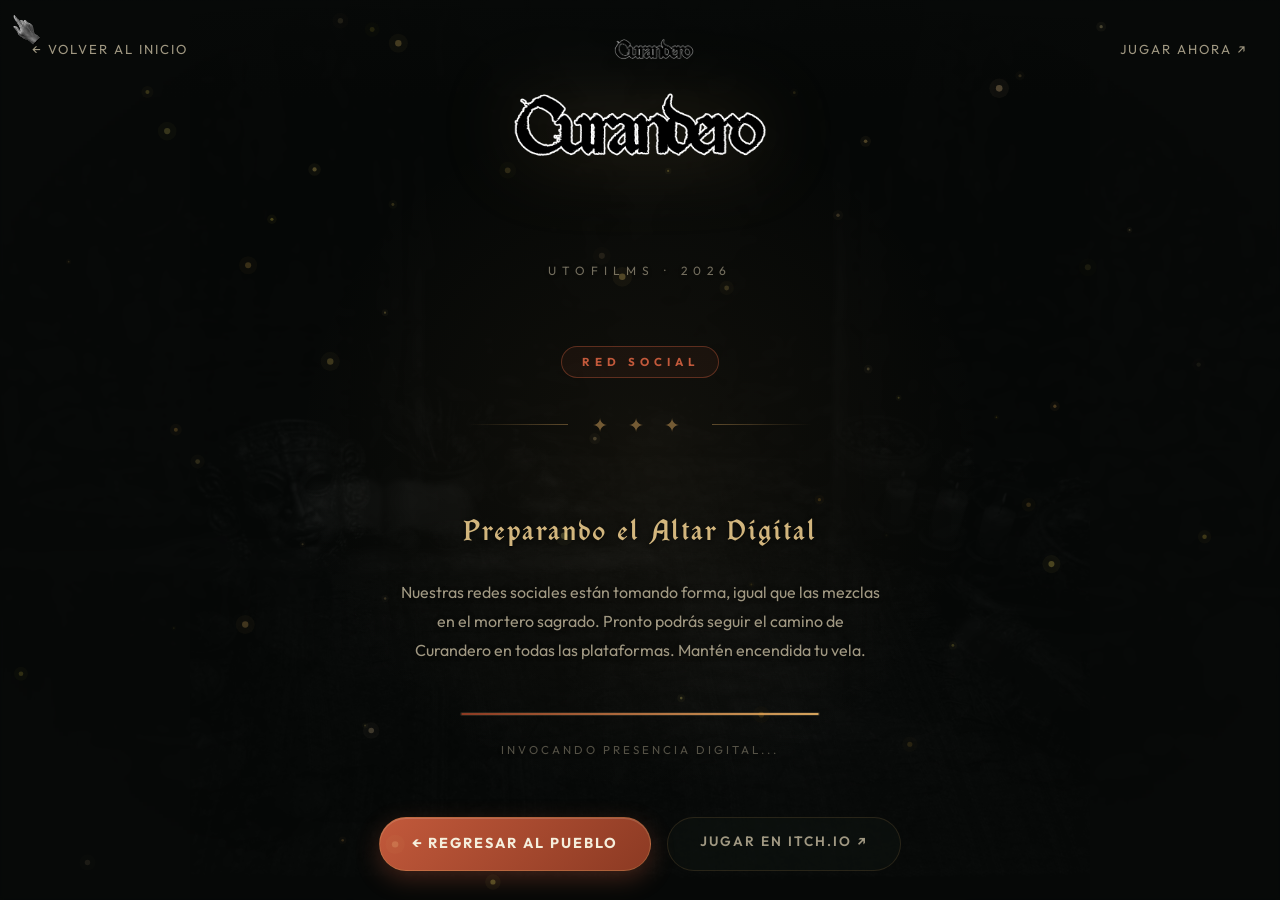
<file: proximamente.html>
﻿<!DOCTYPE html>
<html lang="es">
<head>
    <meta charset="UTF-8">
    <meta name="viewport" content="width=device-width, initial-scale=1.0">
    <title>Próximamente — Curandero</title>
    <meta name="description" content="Las redes sociales de Curandero están en camino. Pronto podrás seguirnos en todas las plataformas.">
    <link rel="stylesheet" href="style.css">
    <link rel="preconnect" href="https://fonts.googleapis.com">
    <link rel="preconnect" href="https://fonts.gstatic.com" crossorigin>
    <link href="https://fonts.googleapis.com/css2?family=Outfit:wght@300;400;500;700;800&display=swap" rel="stylesheet">
    <style>
        @font-face {
            font-family: 'StellaMystica';
            src: url('assets/GL-StellaMystica.ttf') format('truetype');
            font-weight: normal;
            font-style: normal;
            font-display: swap;
        }
        h1, h2, h3, .stella { font-family: 'StellaMystica', serif; font-weight: normal; }

        /* ── Full-screen loading overlay ── */
        .loading-screen {
            position: fixed;
            inset: 0;
            background: var(--bg-dark);
            display: flex;
            flex-direction: column;
            justify-content: center;
            align-items: center;
            z-index: 100;
            overflow: hidden;
        }

        /* Background art overlay */
        .loading-bg {
            position: absolute;
            inset: 0;
            background-image: url('assets/Bg_gameplay1.png');
            background-size: cover;
            background-position: center;
            opacity: 0.07;
            filter: blur(2px);
        }

        /* Vignette */
        .loading-bg::after {
            content: '';
            position: absolute;
            inset: 0;
            background: radial-gradient(ellipse at center, transparent 30%, var(--bg-dark) 80%);
        }

        /* Animated candle glow */
        .candle-glow {
            position: absolute;
            width: 700px;
            height: 700px;
            border-radius: 50%;
            background: radial-gradient(circle, rgba(212, 163, 92, 0.06) 0%, transparent 70%);
            animation: candleFlicker 3s ease-in-out infinite alternate;
            pointer-events: none;
        }

        @keyframes candleFlicker {
            0%   { transform: scale(0.9); opacity: 0.6; }
            33%  { transform: scale(1.05) translateX(8px); opacity: 0.9; }
            66%  { transform: scale(0.95) translateX(-5px); opacity: 0.7; }
            100% { transform: scale(1.1); opacity: 1; }
        }

        /* Jaguar mask ornament */
        .mask-ornament {
            position: absolute;
            top: 0;
            left: 50%;
            transform: translateX(-50%);
            width: 100%;
            max-width: 900px;
            height: 100%;
            background-image: url('assets/mix station bg.png');
            background-size: cover;
            background-position: center top;
            opacity: 0.04;
            pointer-events: none;
        }

        .loading-content {
            position: relative;
            z-index: 2;
            text-align: center;
            max-width: 700px;
            padding: 2rem;
        }

        .loading-logo {
            width: 340px;
            max-width: 90vw;
            margin: 0 auto 2.5rem;
            display: block;
            filter: invert(1) drop-shadow(0 0 40px rgba(212, 163, 92, 0.2));
            animation: logoPulse 4s ease-in-out infinite;
        }

        @keyframes logoPulse {
            0%, 100% { filter: invert(1) drop-shadow(0 0 20px rgba(212, 163, 92, 0.1)); }
            50%       { filter: invert(1) drop-shadow(0 0 50px rgba(212, 163, 92, 0.35)); }
        }

        .loading-title {
            font-family: 'StellaMystica', serif;
            font-size: clamp(2.5rem, 6vw, 4.5rem);
            color: var(--accent);
            letter-spacing: 4px;
            margin-bottom: 0.5rem;
            line-height: 1.1;
            text-shadow: 0 0 40px rgba(212, 163, 92, 0.3);
        }

        .loading-subtitle {
            font-family: 'Outfit', sans-serif;
            font-size: 0.75rem;
            letter-spacing: 6px;
            text-transform: uppercase;
            color: var(--text-muted);
            margin-bottom: 4rem;
            opacity: 0.7;
        }

        /* Ornamental divider */
        .ornament-line {
            display: flex;
            align-items: center;
            gap: 1.5rem;
            justify-content: center;
            margin-bottom: 4rem;
        }

        .ornament-line::before,
        .ornament-line::after {
            content: '';
            flex: 1;
            max-width: 100px;
            height: 1px;
            background: linear-gradient(90deg, transparent, rgba(212, 163, 92, 0.4));
        }

        .ornament-line::after {
            background: linear-gradient(90deg, rgba(212, 163, 92, 0.4), transparent);
        }

        .ornament-glyph {
            font-size: 1.2rem;
            color: var(--accent);
            opacity: 0.5;
            letter-spacing: 8px;
        }

        /* Network name & platform label */
        .network-badge {
            display: inline-block;
            font-family: 'Outfit', sans-serif;
            font-size: 0.72rem;
            font-weight: 700;
            letter-spacing: 5px;
            text-transform: uppercase;
            color: var(--primary);
            border: 1px solid rgba(194, 89, 59, 0.4);
            padding: 0.35rem 1.2rem;
            border-radius: 50px;
            background: rgba(194, 89, 59, 0.08);
            margin-bottom: 2rem;
            display: inline-block;
        }

        /* Progress bar */
        .progress-wrap {
            width: 100%;
            max-width: 360px;
            margin: 0 auto 1.5rem;
            background: rgba(255,255,255,0.04);
            border: 1px solid rgba(212, 163, 92, 0.1);
            border-radius: 50px;
            overflow: hidden;
            height: 4px;
        }

        .progress-bar {
            height: 100%;
            background: linear-gradient(90deg, var(--primary-dark), var(--accent));
            border-radius: 50px;
            animation: progressAnim 3s ease-in-out infinite;
            box-shadow: 0 0 10px rgba(212, 163, 92, 0.4);
        }

        @keyframes progressAnim {
            0%   { width: 15%; opacity: 0.6; }
            50%  { width: 75%; opacity: 1; }
            100% { width: 15%; opacity: 0.6; }
        }

        .progress-label {
            font-family: 'Outfit', sans-serif;
            font-size: 0.72rem;
            letter-spacing: 3px;
            text-transform: uppercase;
            color: var(--text-muted);
            opacity: 0.5;
            margin-bottom: 3.5rem;
        }

        /* Message */
        .loading-message {
            font-family: 'StellaMystica', serif;
            font-size: clamp(1.4rem, 3vw, 2rem);
            color: var(--accent-light);
            letter-spacing: 2px;
            margin-bottom: 1rem;
            opacity: 0.9;
        }

        .loading-body {
            font-family: 'Outfit', sans-serif;
            font-size: 1rem;
            color: var(--text-muted);
            line-height: 1.8;
            max-width: 480px;
            margin: 0 auto 3rem;
        }

        /* Buttons */
        .loading-actions {
            display: flex;
            gap: 1rem;
            justify-content: center;
            flex-wrap: wrap;
        }

        .btn-back {
            font-family: 'Outfit', sans-serif;
            font-size: 0.85rem;
            font-weight: 600;
            letter-spacing: 2px;
            text-transform: uppercase;
            color: var(--text-muted);
            text-decoration: none;
            border: 1px solid rgba(212, 163, 92, 0.15);
            padding: 0.8rem 2rem;
            border-radius: 50px;
            transition: all 0.3s ease;
            background: rgba(14, 21, 17, 0.5);
        }

        .btn-back:hover {
            color: var(--accent);
            border-color: rgba(212, 163, 92, 0.35);
            background: rgba(31, 59, 40, 0.3);
        }

        /* Floating particles specific to this page */
        .spark {
            position: absolute;
            border-radius: 50%;
            pointer-events: none;
            animation: sparkFloat linear infinite;
            opacity: 0;
        }

        @keyframes sparkFloat {
            0%   { opacity: 0; transform: translateY(0) scale(1); }
            10%  { opacity: 0.8; }
            90%  { opacity: 0.4; }
            100% { opacity: 0; transform: translateY(-120vh) scale(0.3); }
        }

        /* Back nav */
        .mini-nav {
            position: fixed;
            top: 0;
            left: 0;
            width: 100%;
            z-index: 200;
            padding: 1.2rem 2rem;
            display: flex;
            align-items: center;
            justify-content: space-between;
            background: linear-gradient(180deg, rgba(7,9,8,0.8) 0%, transparent 100%);
        }

        .mini-nav a {
            color: var(--text-muted);
            text-decoration: none;
            font-family: 'Outfit', sans-serif;
            font-size: 0.82rem;
            letter-spacing: 2px;
            text-transform: uppercase;
            transition: color 0.3s ease;
            display: flex;
            align-items: center;
            gap: 0.5rem;
        }

        .mini-nav a:hover { color: var(--accent); }

        .mini-nav-logo {
            height: 60px;
            opacity: 0.6;
            filter: invert(1);
            transition: opacity 0.3s ease;
        }

        .mini-nav-logo:hover { opacity: 1; }

        /* Footer also inherited */
    </style>
</head>
<body class="inner-page" style="overflow: hidden; height: 100vh;">

    <canvas id="particles-canvas" aria-hidden="true"></canvas>

    <!-- Mini nav -->
    <nav class="mini-nav">
        <a href="index.html">← Volver al inicio</a>
        <a href="index.html">
            <img src="assets/Title Main.png" alt="Curandero" class="mini-nav-logo">
        </a>
        <a href="https://asmodeu5.itch.io/curandero" target="_blank" rel="noopener">Jugar ahora ↗</a>
    </nav>

    <!-- Loading Screen -->
    <div class="loading-screen">
        <div class="loading-bg"></div>
        <div class="mask-ornament"></div>
        <div class="candle-glow"></div>

        <!-- Spark particles injected by JS -->

        <div class="loading-content">
            <img src="assets/Title Main.png" alt="Curandero" class="loading-logo">

            <p class="loading-subtitle">UtoFilms · 2026</p>

            <span class="network-badge" id="platform-badge">Red Social</span>

            <div class="ornament-line">
                <span class="ornament-glyph">✦ ✦ ✦</span>
            </div>

            <p class="loading-message">Preparando el Altar Digital</p>
            <p class="loading-body">
                Nuestras redes sociales están tomando forma, igual que las mezclas en el mortero sagrado. Pronto podrás seguir el camino de Curandero en todas las plataformas. Mantén encendida tu vela.
            </p>

            <div class="progress-wrap">
                <div class="progress-bar"></div>
            </div>
            <p class="progress-label">Invocando presencia digital...</p>

            <div class="loading-actions">
                <a href="index.html" class="cta-button" style="text-decoration: none; font-size: 0.9rem; padding: 0.9rem 2rem;">← Regresar al Pueblo</a>
                <a href="https://asmodeu5.itch.io/curandero" target="_blank" rel="noopener" class="btn-back">
                    Jugar en itch.io ↗
                </a>
            </div>
        </div>
    </div>

    <script src="script.js"></script>
    <script>
        // Detect which platform link was clicked from sessionStorage or URL params
        (function() {
            const params = new URLSearchParams(window.location.search);
            const platform = params.get('red') || 'Red Social';
            const names = {
                'discord': 'Discord',
                'instagram': 'Instagram',
                'twitter': 'Twitter / X',
                'youtube': 'YouTube',
                'tiktok': 'TikTok',
                'facebook': 'Facebook'
            };
            const badge = document.getElementById('platform-badge');
            if (badge && names[platform]) badge.textContent = names[platform];

            // Generate floating sparks
            const screen = document.querySelector('.loading-screen');
            for (let i = 0; i < 22; i++) {
                const spark = document.createElement('div');
                spark.className = 'spark';
                const size = Math.random() * 3 + 1;
                spark.style.cssText = `
                    width: ${size}px;
                    height: ${size}px;
                    left: ${Math.random() * 100}%;
                    top: ${Math.random() * 100}%;
                    background: hsla(${35 + Math.random()*20}, 70%, ${55 + Math.random()*20}%, 0.9);
                    box-shadow: 0 0 ${size * 3}px hsla(${40 + Math.random()*15}, 80%, 65%, 0.5);
                    animation-duration: ${5 + Math.random() * 8}s;
                    animation-delay: ${Math.random() * 6}s;
                `;
                screen.appendChild(spark);
            }
        })();
    </script>
</body>
</html>
</file>
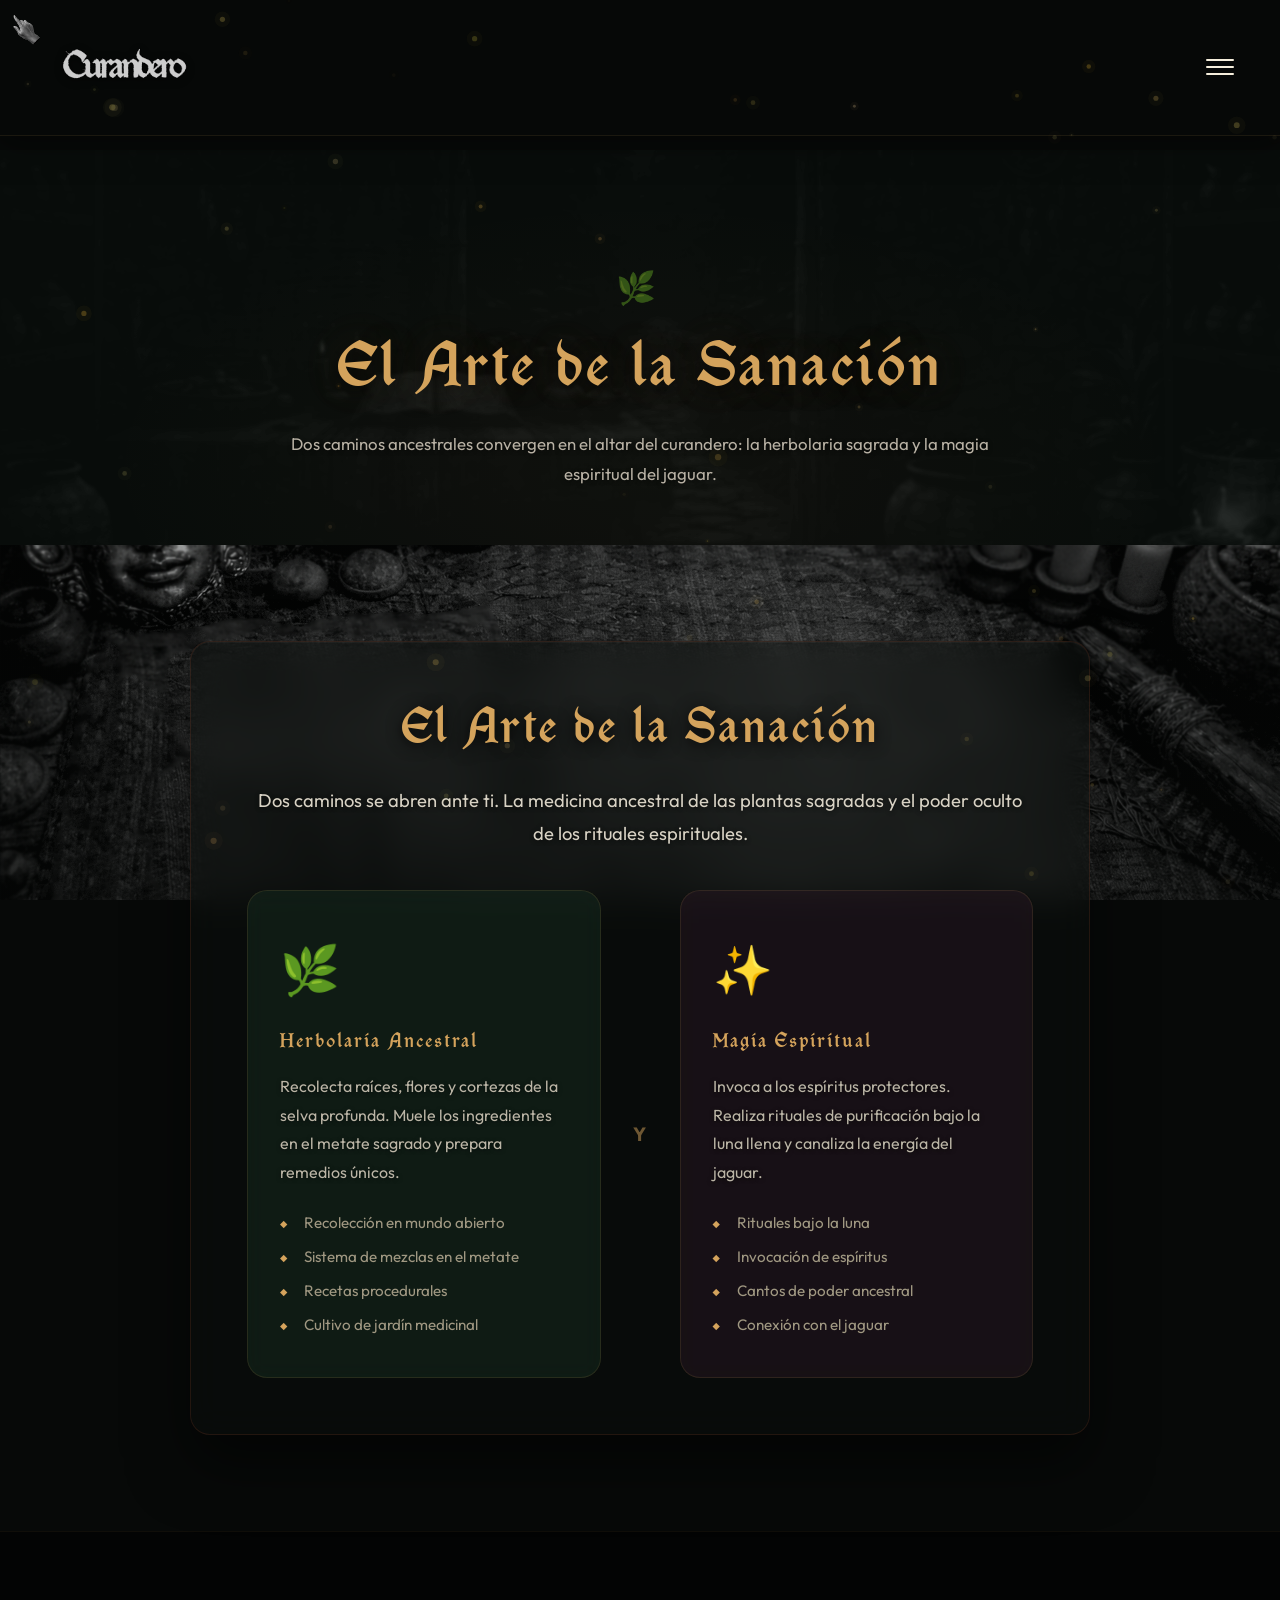
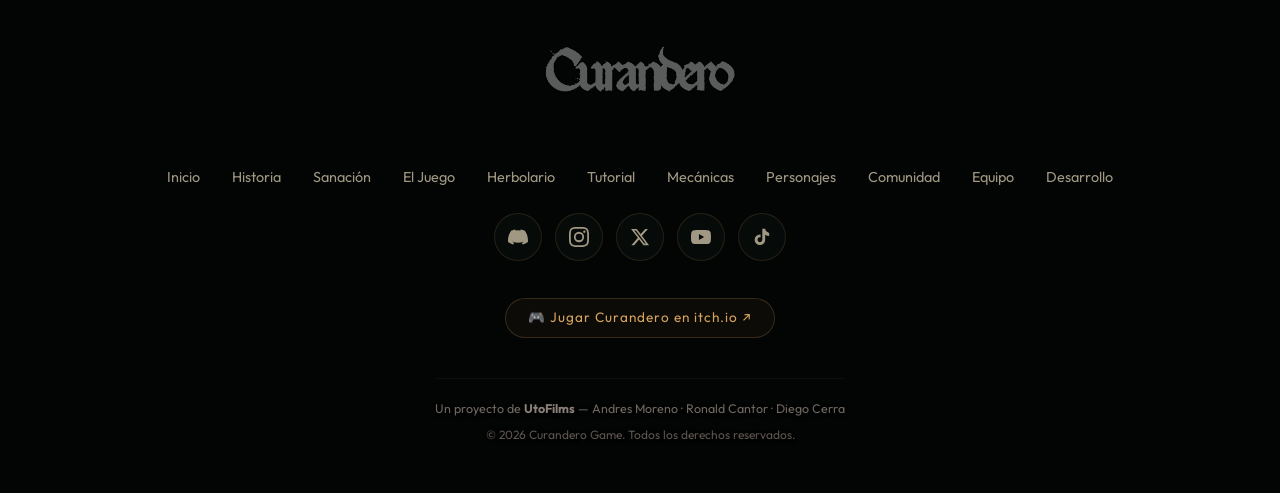
<file: sanacion.html>
﻿<!DOCTYPE html>
<html lang="es">
<head>
    <meta charset="UTF-8">
    <meta name="viewport" content="width=device-width, initial-scale=1.0">
    <title>El Arte de la Sanación | Herbolaria y Magia Espiritual — Curandero</title>
    <meta name="description" content="Dos caminos de sanación ancestral: la herbolaria con plantas sagradas y la magia espiritual. Aprende las mecánicas de curación del juego Curandero.">
    <meta name="keywords" content="sanación ancestral, herbolaria precolombina, magia espiritual, curandero mecánicas, medicina natural">
    <meta name="author" content="UtoFilms">
    <meta name="robots" content="index, follow">
    <meta property="og:type" content="article">
    <meta property="og:site_name" content="Curandero — Herencia Precolombina">
    <meta property="og:title" content="El Arte de la Sanación — Herbolaria y Magia Espiritual">
    <meta property="og:description" content="Dos caminos se abren ante el curandero: la medicina ancestral de las plantas sagradas y el poder oculto de los rituales espirituales.">
    <meta property="og:image" content="assets/Title Main.png">
    <meta name="twitter:card" content="summary_large_image">
    <meta name="twitter:title" content="El Arte de la Sanación — Curandero">
    <meta name="twitter:description" content="Herbolaria ancestral y magia espiritual: los dos caminos del curandero.">
    <link rel="stylesheet" href="style.css">
    <link rel="preconnect" href="https://fonts.googleapis.com">
    <link rel="preconnect" href="https://fonts.gstatic.com" crossorigin>
    <link href="https://fonts.googleapis.com/css2?family=Outfit:wght@300;400;500;700;800&display=swap" rel="stylesheet">

    <style>
        @font-face { font-family:'StellaMystica'; src:url('assets/GL-StellaMystica.ttf') format('truetype'); font-display:swap; }
        h1,h2,h3 { font-family:'StellaMystica',serif; font-weight:normal; letter-spacing:2px; }
    </style></head>
<body class="inner-page">

    <canvas id="particles-canvas" aria-hidden="true"></canvas>

    <!-- ====== NAVIGATION ====== -->
    <nav id="main-nav">
        <div class="nav-inner">
            <a href="index.html" class="nav-logo">
                <img src="assets/Title Main.png" alt="Curandero" class="nav-logo-img">
            </a>
            <ul class="nav-links" id="nav-links">
                <li><a href="index.html">Inicio</a></li>
                <li><a href="historia.html">Historia</a></li>
                <li><a href="sanacion.html" style="color: var(--accent);">Sanaci&#xF3;n</a></li>
                <li><a href="juego.html">El Juego</a></li>
                <li><a href="herbolario.html">Herbolario</a></li>
                <li><a href="tutorial.html">Tutorial</a></li>
                <li><a href="mecanicas.html">Mec&#xE1;nicas</a></li>
                <li><a href="personajes.html">Personajes</a></li>
                <li><a href="comunidad.html">Comunidad</a></li>
                <li><a href="equipo.html">Equipo</a></li>
                <li><a href="desarrollo.html">Desarrollo</a></li>
            </ul>
            <button class="nav-toggle" id="nav-toggle" aria-label="Abrir menú">
                <span></span><span></span><span></span>
            </button>
        </div>
    </nav>

    <main id="main-content">

        <section class="page-hero">
            <div class="page-hero-inner">
                <div class="glyph-deco">🌿</div>
                <h1>El Arte de la Sanación</h1>
                <p style="font-size:1.05rem; color:#b8b1a4; margin-bottom:0;">Dos caminos ancestrales convergen en el altar del curandero: la herbolaria sagrada y la magia espiritual del jaguar.</p>
            </div>
        </section>

        <!-- Mecánicas de Sanación -->
        <section class="healing-section" id="sanacion" style="background-image: url('assets/mix station bg.png');">
            <div class="content-overlay alt-theme reveal-el">
                <h2>El Arte de la Sanación</h2>
                <p>Dos caminos se abren ante ti. La medicina ancestral de las plantas sagradas y el poder oculto de los rituales espirituales.</p>
                <div class="healing-paths">
                    <div class="path-card">
                        <div class="path-icon">🌿</div>
                        <h3>Herbolaria Ancestral</h3>
                        <p>Recolecta raíces, flores y cortezas de la selva profunda. Muele los ingredientes en el metate sagrado y prepara remedios únicos.</p>
                        <ul class="path-features">
                            <li>Recolección en mundo abierto</li>
                            <li>Sistema de mezclas en el metate</li>
                            <li>Recetas procedurales</li>
                            <li>Cultivo de jardín medicinal</li>
                        </ul>
                    </div>
                    <div class="path-divider"><span>Y</span></div>
                    <div class="path-card mystic">
                        <div class="path-icon">✨</div>
                        <h3>Magia Espiritual</h3>
                        <p>Invoca a los espíritus protectores. Realiza rituales de purificación bajo la luna llena y canaliza la energía del jaguar.</p>
                        <ul class="path-features">
                            <li>Rituales bajo la luna</li>
                            <li>Invocación de espíritus</li>
                            <li>Cantos de poder ancestral</li>
                            <li>Conexión con el jaguar</li>
                        </ul>
                    </div>
                </div>
            </div>
        </section>

        <footer id="footer">
            <div class="footer-content" style="max-width:1100px;">
                <img src="assets/Title Main.png" alt="Curandero" class="footer-logo">
                <div class="footer-links">
                    <a href="index.html">Inicio</a><a href="historia.html">Historia</a><a href="sanacion.html">Sanaci&#xF3;n</a>
                    <a href="juego.html">El Juego</a><a href="herbolario.html">Herbolario</a><a href="tutorial.html">Tutorial</a>
                    <a href="mecanicas.html">Mec&#xE1;nicas</a><a href="personajes.html">Personajes</a><a href="comunidad.html">Comunidad</a>
                    <a href="equipo.html">Equipo</a><a href="desarrollo.html">Desarrollo</a>
                </div>
                <div style="display:flex;gap:0.8rem;justify-content:center;flex-wrap:wrap;">
                    <a href="proximamente.html?red=discord" class="social-link" aria-label="Discord"><svg width="20" height="20" viewBox="0 0 24 24" fill="currentColor"><path d="M20.317 4.37a19.791 19.791 0 0 0-4.885-1.515.074.074 0 0 0-.079.037c-.21.375-.444.864-.608 1.25a18.27 18.27 0 0 0-5.487 0 12.64 12.64 0 0 0-.617-1.25.077.077 0 0 0-.079-.037A19.736 19.736 0 0 0 3.677 4.37a.07.07 0 0 0-.032.027C.533 9.046-.32 13.58.099 18.057.1 18.08.11 18.1.13 18.116a19.9 19.9 0 0 0 5.993 3.03.078.078 0 0 0 .084-.028 14.09 14.09 0 0 0 1.226-1.994.076.076 0 0 0-.041-.106 13.107 13.107 0 0 1-1.872-.892.077.077 0 0 1-.008-.128 10.2 10.2 0 0 0 .372-.292.074.074 0 0 1 .077-.01c3.928 1.793 8.18 1.793 12.062 0a.074.074 0 0 1 .078.01c.12.098.246.198.373.292a.077.077 0 0 1-.006.127 12.299 12.299 0 0 1-1.873.892.077.077 0 0 0-.041.107c.36.698.772 1.362 1.225 1.993a.076.076 0 0 0 .084.028 19.839 19.839 0 0 0 6.002-3.03.077.077 0 0 0 .032-.054c.5-5.177-.838-9.674-3.549-13.66a.061.061 0 0 0-.031-.03z"/></svg></a>
                    <a href="proximamente.html?red=instagram" class="social-link" aria-label="Instagram"><svg width="20" height="20" viewBox="0 0 24 24" fill="currentColor"><path d="M12 2.163c3.204 0 3.584.012 4.85.07 3.252.148 4.771 1.691 4.919 4.919.058 1.265.069 1.645.069 4.849 0 3.205-.012 3.584-.069 4.849-.149 3.225-1.664 4.771-4.919 4.919-1.266.058-1.644.07-4.85.07-3.204 0-3.584-.012-4.849-.07-3.26-.149-4.771-1.699-4.919-4.92-.058-1.265-.07-1.644-.07-4.849 0-3.204.013-3.583.07-4.849.149-3.227 1.664-4.771 4.919-4.919 1.266-.057 1.645-.069 4.849-.069zM12 0C8.741 0 8.333.014 7.053.072 2.695.272.273 2.69.073 7.052.014 8.333 0 8.741 0 12c0 3.259.014 3.668.072 4.948.2 4.358 2.618 6.78 6.98 6.98C8.333 23.986 8.741 24 12 24c3.259 0 3.668-.014 4.948-.072 4.354-.2 6.782-2.618 6.979-6.98.059-1.28.073-1.689.073-4.948 0-3.259-.014-3.667-.072-4.947-.196-4.354-2.617-6.78-6.979-6.98C15.668.014 15.259 0 12 0zm0 5.838a6.162 6.162 0 1 0 0 12.324 6.162 6.162 0 0 0 0-12.324zM12 16a4 4 0 1 1 0-8 4 4 0 0 1 0 8zm6.406-11.845a1.44 1.44 0 1 0 0 2.881 1.44 1.44 0 0 0 0-2.881z"/></svg></a>
                    <a href="proximamente.html?red=twitter" class="social-link" aria-label="Twitter/X"><svg width="20" height="20" viewBox="0 0 24 24" fill="currentColor"><path d="M18.244 2.25h3.308l-7.227 8.26 8.502 11.24H16.17l-5.214-6.817L4.99 21.75H1.68l7.73-8.835L1.254 2.25H8.08l4.713 6.231zm-1.161 17.52h1.833L7.084 4.126H5.117z"/></svg></a>
                    <a href="proximamente.html?red=youtube" class="social-link" aria-label="YouTube"><svg width="20" height="20" viewBox="0 0 24 24" fill="currentColor"><path d="M23.498 6.186a3.016 3.016 0 0 0-2.122-2.136C19.505 3.545 12 3.545 12 3.545s-7.505 0-9.377.505A3.017 3.017 0 0 0 .502 6.186C0 8.07 0 12 0 12s0 3.93.502 5.814a3.016 3.016 0 0 0 2.122 2.136c1.871.505 9.376.505 9.376.505s7.505 0 9.377-.505a3.015 3.015 0 0 0 2.122-2.136C24 15.93 24 12 24 12s0-3.93-.502-5.814zM9.545 15.568V8.432L15.818 12l-6.273 3.568z"/></svg></a>
                    <a href="proximamente.html?red=tiktok" class="social-link" aria-label="TikTok"><svg width="20" height="20" viewBox="0 0 24 24" fill="currentColor"><path d="M19.59 6.69a4.83 4.83 0 0 1-3.77-4.25V2h-3.45v13.67a2.89 2.89 0 0 1-2.88 2.5 2.89 2.89 0 0 1-2.89-2.89 2.89 2.89 0 0 1 2.89-2.89c.28 0 .54.04.79.1V9.01a6.28 6.28 0 0 0-.79-.05 6.34 6.34 0 0 0-6.34 6.34 6.34 6.34 0 0 0 6.34 6.34 6.34 6.34 0 0 0 6.33-6.34V9.15a8.16 8.16 0 0 0 4.77 1.52V7.2a4.85 4.85 0 0 1-1-.51z"/></svg></a>
                </div>
                <a href="https://asmodeu5.itch.io/curandero" target="_blank" rel="noopener" style="display:inline-flex;align-items:center;gap:0.6rem;margin-top:0.8rem;text-decoration:none;color:var(--accent);font-family:'Outfit',sans-serif;font-size:0.85rem;letter-spacing:1px;border:1px solid rgba(212,163,92,0.2);padding:0.5rem 1.4rem;border-radius:50px;background:rgba(212,163,92,0.05);">🎮 Jugar Curandero en itch.io ↗</a>
                <div class="footer-credits"><p>Un proyecto de <strong>UtoFilms</strong> — Andres Moreno · Ronald Cantor · Diego Cerra</p><p>&copy; 2026 Curandero Game. Todos los derechos reservados.</p></div>
            </div>
        </footer>
    </main>

    <script src="script.js"></script>
</body>
</html>
</file>
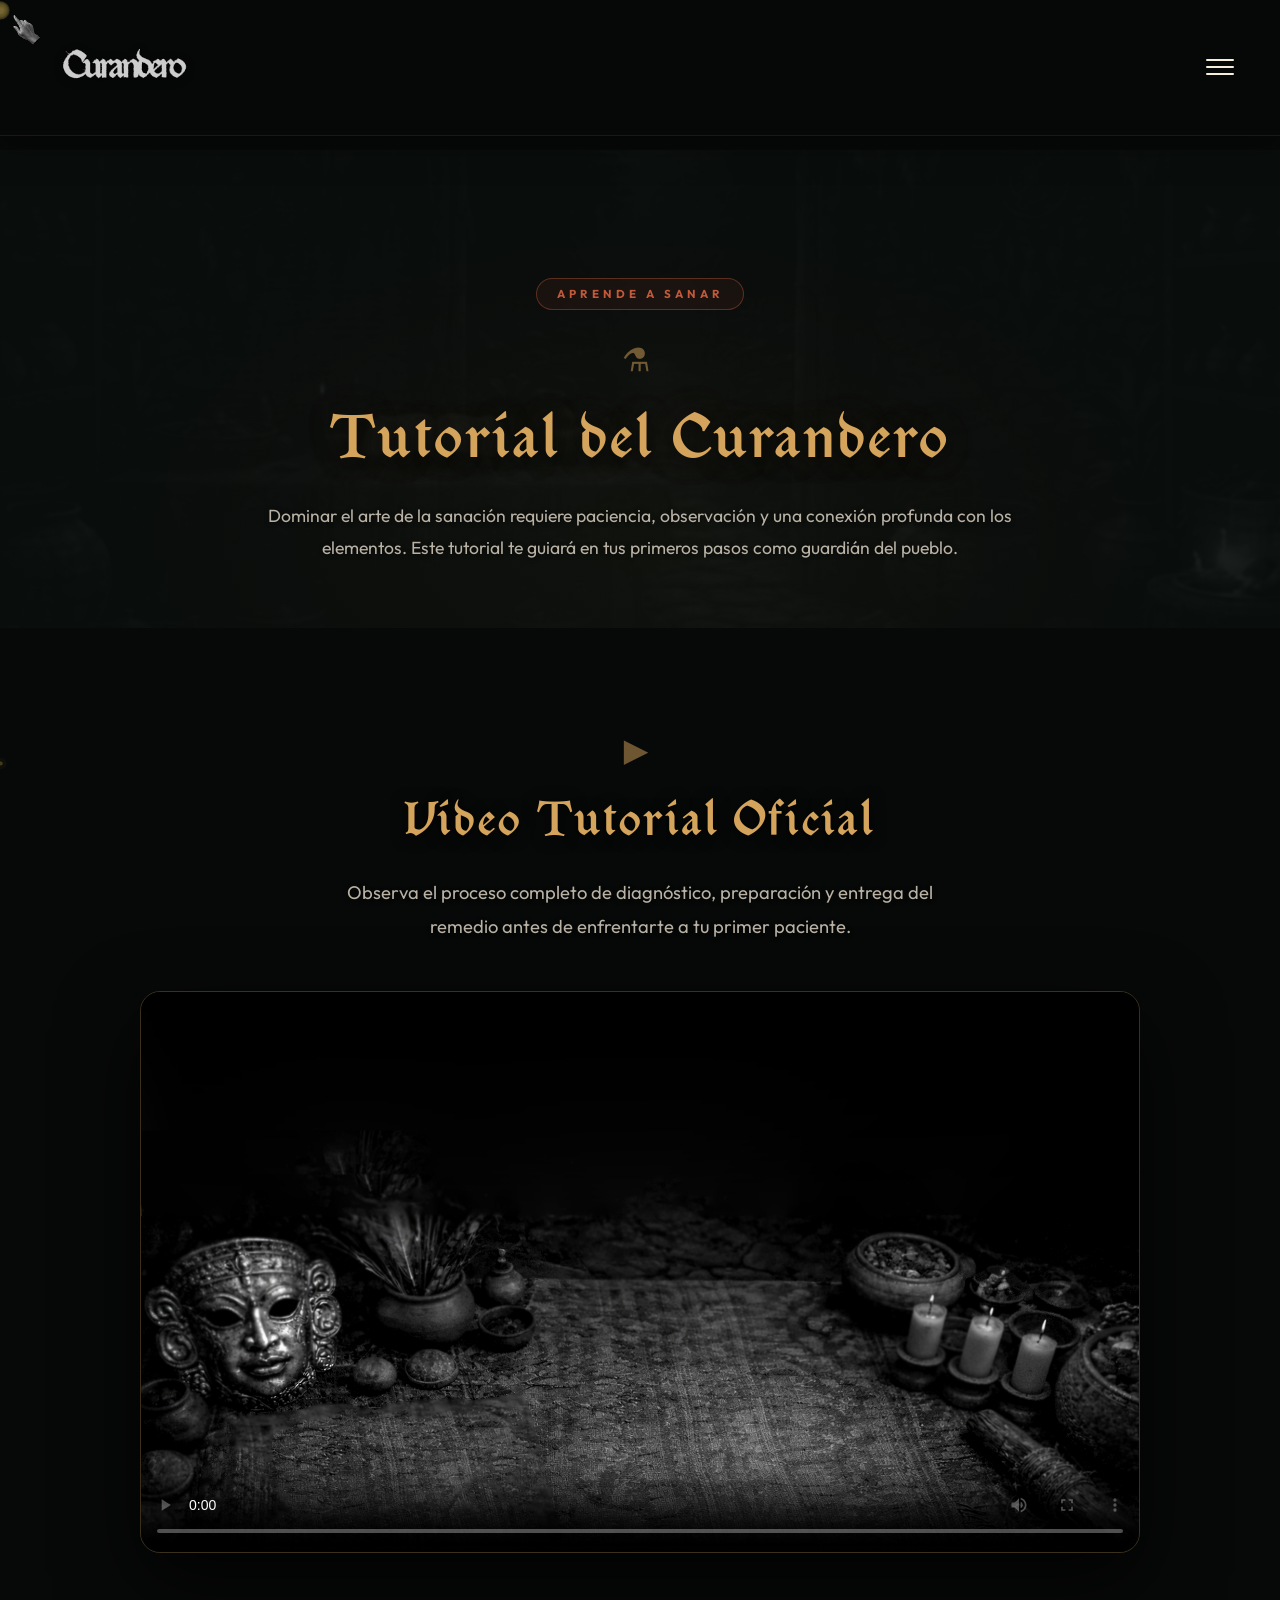
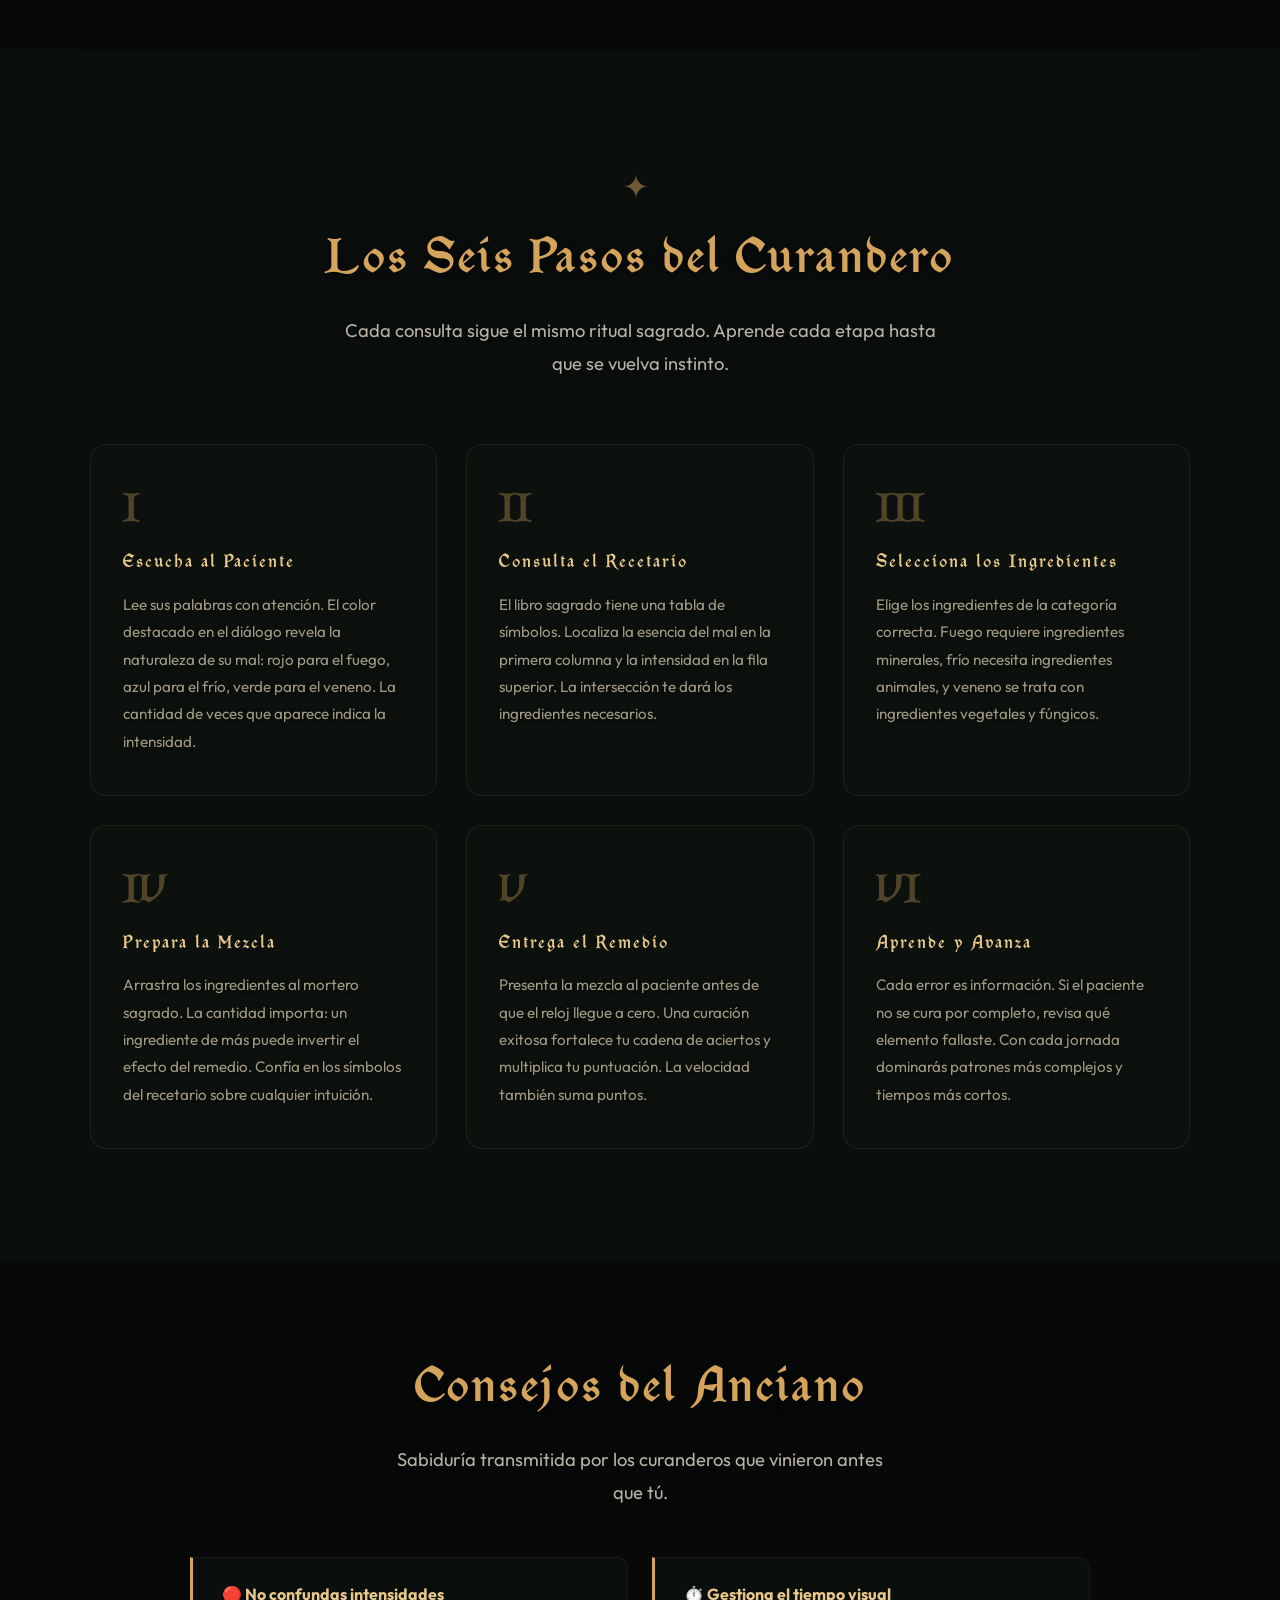
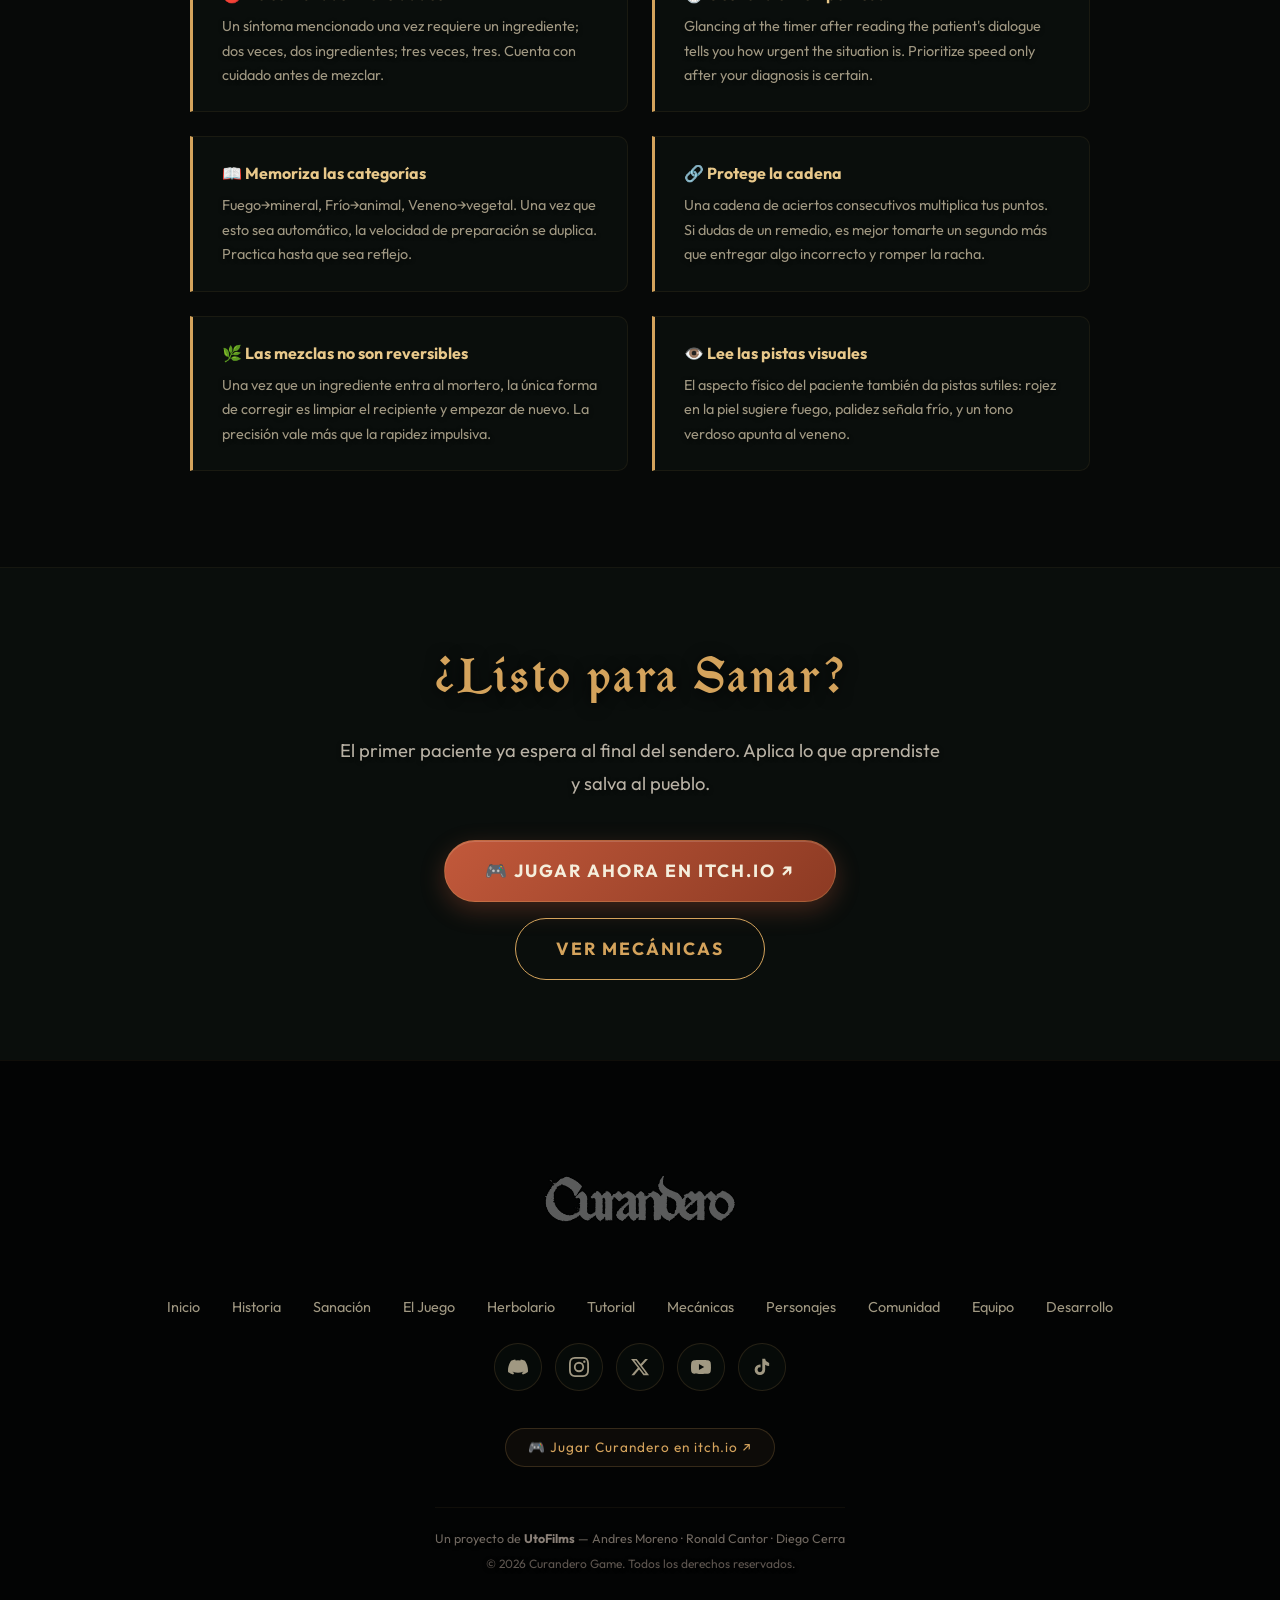
<file: tutorial.html>
﻿<!DOCTYPE html>
<html lang="es">
<head>
    <meta charset="UTF-8">
    <meta name="viewport" content="width=device-width, initial-scale=1.0">
    <title>Tutorial del Curandero — Curandero</title>
    <meta name="description" content="Aprende a sanar. Guía completa del tutorial de Curandero: diagnóstico, recetario, preparación y entrega del remedio.">
    <link rel="stylesheet" href="style.css">
    <link rel="preconnect" href="https://fonts.googleapis.com">
    <link rel="preconnect" href="https://fonts.gstatic.com" crossorigin>
    <link href="https://fonts.googleapis.com/css2?family=Outfit:wght@300;400;500;700;800&display=swap" rel="stylesheet">
    <style>
        @font-face { font-family:'StellaMystica'; src:url('assets/GL-StellaMystica.ttf') format('truetype'); font-display:swap; }
        h1,h2,h3,.stella { font-family:'StellaMystica',serif; font-weight:normal; letter-spacing:2px; }

        .page-hero { min-height:45vh; display:flex; flex-direction:column; justify-content:center; align-items:center; text-align:center; padding:8rem 2rem 4rem; background:var(--bg-section); position:relative; overflow:hidden; }
        .page-hero::before { content:''; position:absolute; inset:0; background-image:url('assets/Bg_gameplay1.png'); background-size:cover; background-position:center; opacity:0.07; }
        .page-hero::after { content:''; position:absolute; inset:0; background:radial-gradient(ellipse at 50% 80%, rgba(212,163,92,0.04) 0%, transparent 60%); }
        .page-hero-inner { position:relative; z-index:2; max-width:750px; }

        .tutorial-badge { display:inline-block; font-family:'Outfit',sans-serif; font-size:0.72rem; font-weight:700; letter-spacing:4px; text-transform:uppercase; color:var(--primary); border:1px solid rgba(194,89,59,0.4); padding:0.35rem 1.2rem; border-radius:50px; background:rgba(194,89,59,0.08); margin-bottom:1.5rem; }

        /* Video */
        .video-section { background:var(--bg-dark); padding:6rem 2rem; display:flex; flex-direction:column; align-items:center; }
        .video-frame { width:100%; max-width:1000px; aspect-ratio:16/9; border-radius:var(--radius-lg); overflow:hidden; border:1px solid rgba(212,163,92,0.25); box-shadow:0 30px 80px rgba(0,0,0,0.8); position:relative; }
        .video-frame video { width:100%; height:100%; object-fit:cover; display:block; }

        /* Steps */
        .steps-section { background:var(--bg-section); padding:7rem 2rem; display:flex; flex-direction:column; align-items:center; }
        .steps-inner { max-width:1100px; width:100%; }
        .steps-grid { display:grid; grid-template-columns:repeat(3, 1fr); gap:1.8rem; margin-top:4rem; }
        .step-card { background:rgba(14,21,17,0.6); border:1px solid rgba(212,163,92,0.1); border-radius:var(--radius-md); padding:2.5rem 2rem; transition:all 0.4s var(--transition-smooth); }
        .step-card:hover { border-color:rgba(212,163,92,0.3); background:rgba(31,59,40,0.35); transform:translateY(-6px); box-shadow:0 20px 40px rgba(0,0,0,0.4); }
        .step-num { font-family:'StellaMystica',serif; font-size:3rem; color:var(--accent); opacity:0.35; line-height:1; display:block; margin-bottom:0.8rem; }
        .step-card h3 { font-size:1.25rem; color:var(--accent-light); margin-bottom:0.8rem; }
        .step-card p { font-size:0.95rem; color:var(--text-muted); line-height:1.8; margin-bottom:0; }

        /* Tips */
        .tips-section { background:var(--bg-dark); padding:6rem 2rem; display:flex; justify-content:center; }
        .tips-inner { max-width:900px; width:100%; }
        .tips-grid { display:grid; grid-template-columns:1fr 1fr; gap:1.5rem; margin-top:3rem; }
        .tip-card { background:rgba(14,21,17,0.5); border:1px solid rgba(212,163,92,0.08); border-left:3px solid var(--accent); border-radius:0 var(--radius-sm) var(--radius-sm) 0; padding:1.5rem 1.8rem; transition:all 0.3s ease; }
        .tip-card:hover { background:rgba(31,59,40,0.3); border-left-color:var(--primary); }
        .tip-card strong { color:var(--accent-light); font-size:1rem; display:block; margin-bottom:0.4rem; }
        .tip-card p { font-size:0.9rem; color:var(--text-muted); margin-bottom:0; line-height:1.7; }

        @media(max-width:768px) { .steps-grid,.tips-grid { grid-template-columns:1fr; } }
    </style>
</head>
<body class="inner-page">
    <canvas id="particles-canvas" aria-hidden="true"></canvas>

    <nav id="main-nav">
        <div class="nav-inner">
            <a href="index.html" class="nav-logo"><img src="assets/Title Main.png" alt="Curandero" class="nav-logo-img"></a>
            <ul class="nav-links" id="nav-links">
                <li><a href="index.html">Inicio</a></li>
                <li><a href="historia.html">Historia</a></li>
                <li><a href="sanacion.html">Sanaci&#xF3;n</a></li>
                <li><a href="juego.html">El Juego</a></li>
                <li><a href="herbolario.html">Herbolario</a></li>
                <li><a href="tutorial.html" style="color: var(--accent);">Tutorial</a></li>
                <li><a href="mecanicas.html">Mec&#xE1;nicas</a></li>
                <li><a href="personajes.html">Personajes</a></li>
                <li><a href="comunidad.html">Comunidad</a></li>
                <li><a href="equipo.html">Equipo</a></li>
                <li><a href="desarrollo.html">Desarrollo</a></li>
            </ul>
            <button class="nav-toggle" id="nav-toggle" aria-label="Abrir menú"><span></span><span></span><span></span></button>
        </div>
    </nav>

    <main id="main-content">

        <section class="page-hero">
            <div class="page-hero-inner reveal-el">
                <span class="tutorial-badge">Aprende a Sanar</span>
                <div class="glyph-deco">⚗</div>
                <h1>Tutorial del Curandero</h1>
                <p style="font-size:1.1rem; color:#b8b1a4; margin-bottom:0;">Dominar el arte de la sanación requiere paciencia, observación y una conexión profunda con los elementos. Este tutorial te guiará en tus primeros pasos como guardián del pueblo.</p>
            </div>
        </section>

        <!-- Tutorial Video -->
        <section class="video-section">
            <div class="reveal-el" style="text-align:center; margin-bottom:3rem;">
                <div class="glyph-deco">▶</div>
                <h2>Video Tutorial Oficial</h2>
                <p style="max-width:600px; margin:0 auto; color:#b8b1a4;">Observa el proceso completo de diagnóstico, preparación y entrega del remedio antes de enfrentarte a tu primer paciente.</p>
            </div>
            <div class="video-frame reveal-el">
                <video controls preload="metadata" poster="assets/mix station bg.png">
                    <source src="assets/tutorial-render.mp4" type="video/mp4">
                    Tu navegador no soporta la reproducción de video.
                </video>
            </div>
        </section>

        <!-- Steps -->
        <section class="steps-section">
            <div class="steps-inner">
                <div class="reveal-el" style="text-align:center;">
                    <div class="glyph-deco">✦</div>
                    <h2>Los Seis Pasos del Curandero</h2>
                    <p style="max-width:600px; margin:0 auto; color:#b8b1a4;">Cada consulta sigue el mismo ritual sagrado. Aprende cada etapa hasta que se vuelva instinto.</p>
                </div>
                <div class="steps-grid reveal-el">
                    <div class="step-card">
                        <span class="step-num">I</span>
                        <h3>Escucha al Paciente</h3>
                        <p>Lee sus palabras con atención. El color destacado en el diálogo revela la naturaleza de su mal: rojo para el fuego, azul para el frío, verde para el veneno. La cantidad de veces que aparece indica la intensidad.</p>
                    </div>
                    <div class="step-card">
                        <span class="step-num">II</span>
                        <h3>Consulta el Recetario</h3>
                        <p>El libro sagrado tiene una tabla de símbolos. Localiza la esencia del mal en la primera columna y la intensidad en la fila superior. La intersección te dará los ingredientes necesarios.</p>
                    </div>
                    <div class="step-card">
                        <span class="step-num">III</span>
                        <h3>Selecciona los Ingredientes</h3>
                        <p>Elige los ingredientes de la categoría correcta. Fuego requiere ingredientes minerales, frío necesita ingredientes animales, y veneno se trata con ingredientes vegetales y fúngicos.</p>
                    </div>
                    <div class="step-card">
                        <span class="step-num">IV</span>
                        <h3>Prepara la Mezcla</h3>
                        <p>Arrastra los ingredientes al mortero sagrado. La cantidad importa: un ingrediente de más puede invertir el efecto del remedio. Confía en los símbolos del recetario sobre cualquier intuición.</p>
                    </div>
                    <div class="step-card">
                        <span class="step-num">V</span>
                        <h3>Entrega el Remedio</h3>
                        <p>Presenta la mezcla al paciente antes de que el reloj llegue a cero. Una curación exitosa fortalece tu cadena de aciertos y multiplica tu puntuación. La velocidad también suma puntos.</p>
                    </div>
                    <div class="step-card">
                        <span class="step-num">VI</span>
                        <h3>Aprende y Avanza</h3>
                        <p>Cada error es información. Si el paciente no se cura por completo, revisa qué elemento fallaste. Con cada jornada dominarás patrones más complejos y tiempos más cortos.</p>
                    </div>
                </div>
            </div>
        </section>

        <!-- Tips -->
        <section class="tips-section">
            <div class="tips-inner">
                <div class="reveal-el" style="text-align:center; margin-bottom:0;">
                    <h2>Consejos del Anciano</h2>
                    <p style="color:#b8b1a4; max-width:500px; margin:0 auto;">Sabiduría transmitida por los curanderos que vinieron antes que tú.</p>
                </div>
                <div class="tips-grid reveal-el">
                    <div class="tip-card">
                        <strong>🔴 No confundas intensidades</strong>
                        <p>Un síntoma mencionado una vez requiere un ingrediente; dos veces, dos ingredientes; tres veces, tres. Cuenta con cuidado antes de mezclar.</p>
                    </div>
                    <div class="tip-card">
                        <strong>⏱️ Gestiona el tiempo visual</strong>
                        <p>Glancing at the timer after reading the patient's dialogue tells you how urgent the situation is. Prioritize speed only after your diagnosis is certain.</p>
                    </div>
                    <div class="tip-card">
                        <strong>📖 Memoriza las categorías</strong>
                        <p>Fuego→mineral, Frío→animal, Veneno→vegetal. Una vez que esto sea automático, la velocidad de preparación se duplica. Practica hasta que sea reflejo.</p>
                    </div>
                    <div class="tip-card">
                        <strong>🔗 Protege la cadena</strong>
                        <p>Una cadena de aciertos consecutivos multiplica tus puntos. Si dudas de un remedio, es mejor tomarte un segundo más que entregar algo incorrecto y romper la racha.</p>
                    </div>
                    <div class="tip-card">
                        <strong>🌿 Las mezclas no son reversibles</strong>
                        <p>Una vez que un ingrediente entra al mortero, la única forma de corregir es limpiar el recipiente y empezar de nuevo. La precisión vale más que la rapidez impulsiva.</p>
                    </div>
                    <div class="tip-card">
                        <strong>👁️ Lee las pistas visuales</strong>
                        <p>El aspecto físico del paciente también da pistas sutiles: rojez en la piel sugiere fuego, palidez señala frío, y un tono verdoso apunta al veneno.</p>
                    </div>
                </div>
            </div>
        </section>

        <!-- CTA -->
        <section style="background:var(--bg-section); padding:5rem 2rem; display:flex; justify-content:center; min-height:auto; border-top:1px solid rgba(212,163,92,0.06);">
            <div class="reveal-el" style="text-align:center; max-width:600px;">
                <h2>¿Listo para Sanar?</h2>
                <p style="color:#b8b1a4; margin-bottom:2.5rem;">El primer paciente ya espera al final del sendero. Aplica lo que aprendiste y salva al pueblo.</p>
                <div style="display:flex; gap:1rem; justify-content:center; flex-wrap:wrap;">
                    <a href="https://asmodeu5.itch.io/curandero" target="_blank" rel="noopener" class="cta-button" style="text-decoration:none;">🎮 Jugar Ahora en itch.io ↗</a>
                    <a href="mecanicas.html" class="cta-button secondary" style="text-decoration:none;">Ver Mecánicas</a>
                </div>
            </div>
        </section>

        <footer id="footer">
            <div class="footer-content" style="max-width:1100px;">
                <img src="assets/Title Main.png" alt="Curandero" class="footer-logo">
                <div class="footer-links">
                    <a href="index.html">Inicio</a><a href="historia.html">Historia</a><a href="sanacion.html">Sanaci&#xF3;n</a>
                    <a href="juego.html">El Juego</a><a href="herbolario.html">Herbolario</a><a href="tutorial.html">Tutorial</a>
                    <a href="mecanicas.html">Mec&#xE1;nicas</a><a href="personajes.html">Personajes</a><a href="comunidad.html">Comunidad</a>
                    <a href="equipo.html">Equipo</a><a href="desarrollo.html">Desarrollo</a>
                </div>
                <div style="display:flex;gap:0.8rem;justify-content:center;flex-wrap:wrap;">
                    <a href="proximamente.html?red=discord" class="social-link" aria-label="Discord"><svg width="20" height="20" viewBox="0 0 24 24" fill="currentColor"><path d="M20.317 4.37a19.791 19.791 0 0 0-4.885-1.515.074.074 0 0 0-.079.037c-.21.375-.444.864-.608 1.25a18.27 18.27 0 0 0-5.487 0 12.64 12.64 0 0 0-.617-1.25.077.077 0 0 0-.079-.037A19.736 19.736 0 0 0 3.677 4.37a.07.07 0 0 0-.032.027C.533 9.046-.32 13.58.099 18.057.1 18.08.11 18.1.13 18.116a19.9 19.9 0 0 0 5.993 3.03.078.078 0 0 0 .084-.028 14.09 14.09 0 0 0 1.226-1.994.076.076 0 0 0-.041-.106 13.107 13.107 0 0 1-1.872-.892.077.077 0 0 1-.008-.128 10.2 10.2 0 0 0 .372-.292.074.074 0 0 1 .077-.01c3.928 1.793 8.18 1.793 12.062 0a.074.074 0 0 1 .078.01c.12.098.246.198.373.292a.077.077 0 0 1-.006.127 12.299 12.299 0 0 1-1.873.892.077.077 0 0 0-.041.107c.36.698.772 1.362 1.225 1.993a.076.076 0 0 0 .084.028 19.839 19.839 0 0 0 6.002-3.03.077.077 0 0 0 .032-.054c.5-5.177-.838-9.674-3.549-13.66a.061.061 0 0 0-.031-.03z"/></svg></a>
                    <a href="proximamente.html?red=instagram" class="social-link" aria-label="Instagram"><svg width="20" height="20" viewBox="0 0 24 24" fill="currentColor"><path d="M12 2.163c3.204 0 3.584.012 4.85.07 3.252.148 4.771 1.691 4.919 4.919.058 1.265.069 1.645.069 4.849 0 3.205-.012 3.584-.069 4.849-.149 3.225-1.664 4.771-4.919 4.919-1.266.058-1.644.07-4.85.07-3.204 0-3.584-.012-4.849-.07-3.26-.149-4.771-1.699-4.919-4.92-.058-1.265-.07-1.644-.07-4.849 0-3.204.013-3.583.07-4.849.149-3.227 1.664-4.771 4.919-4.919 1.266-.057 1.645-.069 4.849-.069zM12 0C8.741 0 8.333.014 7.053.072 2.695.272.273 2.69.073 7.052.014 8.333 0 8.741 0 12c0 3.259.014 3.668.072 4.948.2 4.358 2.618 6.78 6.98 6.98C8.333 23.986 8.741 24 12 24c3.259 0 3.668-.014 4.948-.072 4.354-.2 6.782-2.618 6.979-6.98.059-1.28.073-1.689.073-4.948 0-3.259-.014-3.667-.072-4.947-.196-4.354-2.617-6.78-6.979-6.98C15.668.014 15.259 0 12 0zm0 5.838a6.162 6.162 0 1 0 0 12.324 6.162 6.162 0 0 0 0-12.324zM12 16a4 4 0 1 1 0-8 4 4 0 0 1 0 8zm6.406-11.845a1.44 1.44 0 1 0 0 2.881 1.44 1.44 0 0 0 0-2.881z"/></svg></a>
                    <a href="proximamente.html?red=twitter" class="social-link" aria-label="Twitter/X"><svg width="20" height="20" viewBox="0 0 24 24" fill="currentColor"><path d="M18.244 2.25h3.308l-7.227 8.26 8.502 11.24H16.17l-5.214-6.817L4.99 21.75H1.68l7.73-8.835L1.254 2.25H8.08l4.713 6.231zm-1.161 17.52h1.833L7.084 4.126H5.117z"/></svg></a>
                    <a href="proximamente.html?red=youtube" class="social-link" aria-label="YouTube"><svg width="20" height="20" viewBox="0 0 24 24" fill="currentColor"><path d="M23.498 6.186a3.016 3.016 0 0 0-2.122-2.136C19.505 3.545 12 3.545 12 3.545s-7.505 0-9.377.505A3.017 3.017 0 0 0 .502 6.186C0 8.07 0 12 0 12s0 3.93.502 5.814a3.016 3.016 0 0 0 2.122 2.136c1.871.505 9.376.505 9.376.505s7.505 0 9.377-.505a3.015 3.015 0 0 0 2.122-2.136C24 15.93 24 12 24 12s0-3.93-.502-5.814zM9.545 15.568V8.432L15.818 12l-6.273 3.568z"/></svg></a>
                    <a href="proximamente.html?red=tiktok" class="social-link" aria-label="TikTok"><svg width="20" height="20" viewBox="0 0 24 24" fill="currentColor"><path d="M19.59 6.69a4.83 4.83 0 0 1-3.77-4.25V2h-3.45v13.67a2.89 2.89 0 0 1-2.88 2.5 2.89 2.89 0 0 1-2.89-2.89 2.89 2.89 0 0 1 2.89-2.89c.28 0 .54.04.79.1V9.01a6.28 6.28 0 0 0-.79-.05 6.34 6.34 0 0 0-6.34 6.34 6.34 6.34 0 0 0 6.34 6.34 6.34 6.34 0 0 0 6.33-6.34V9.15a8.16 8.16 0 0 0 4.77 1.52V7.2a4.85 4.85 0 0 1-1-.51z"/></svg></a>
                </div>
                <a href="https://asmodeu5.itch.io/curandero" target="_blank" rel="noopener" style="display:inline-flex;align-items:center;gap:0.6rem;margin-top:0.8rem;text-decoration:none;color:var(--accent);font-family:'Outfit',sans-serif;font-size:0.85rem;letter-spacing:1px;border:1px solid rgba(212,163,92,0.2);padding:0.5rem 1.4rem;border-radius:50px;transition:all 0.3s ease;background:rgba(212,163,92,0.05);">🎮 Jugar Curandero en itch.io ↗</a>
                <div class="footer-credits"><p>Un proyecto de <strong>UtoFilms</strong> — Andres Moreno · Ronald Cantor · Diego Cerra</p><p>&copy; 2026 Curandero Game. Todos los derechos reservados.</p></div>
            </div>
        </footer>
    </main>
    <script src="script.js"></script>
</body>
</html>
</file>
<file: style.css>
/* ==========================================
   CURANDERO — Transmedia Page Styles
   ========================================== */

/* --- Design Tokens --- */
:root {
    --primary: #c2593b;
    --primary-dark: #8c3a23;
    --secondary: #1f3b28;
    --secondary-light: #2a5238;
    --accent: #d4a35c;
    --accent-light: #e8c88a;
    --text-light: #f5eedc;
    --text-muted: #a09882;
    --bg-dark: #070908;
    --bg-section: #0a0e0c;
    --glow-gold: rgba(212, 163, 92, 0.35);
    --glow-primary: rgba(194, 89, 59, 0.3);
    --radius-lg: 20px;
    --radius-md: 16px;
    --radius-sm: 10px;
    --transition-smooth: cubic-bezier(0.25, 0.8, 0.25, 1);
    --transition-bounce: cubic-bezier(0.175, 0.885, 0.32, 1.275);
}

/* --- Reset --- */
*,
*::before,
*::after {
    margin: 0;
    padding: 0;
    box-sizing: border-box;
}

html {
    scroll-behavior: smooth;
}

body {
    font-family: 'Outfit', system-ui, -apple-system, sans-serif;
    background-color: var(--bg-dark);
    color: var(--text-light);
    overflow-x: hidden;
    line-height: 1.6;
}

/* ==========================================
   CUSTOM CURSOR (JS Driven)
   ========================================== */
@media (pointer: fine) {
    html, body {
        cursor: none !important;
    }
    
    .draggable-herb {
        cursor: grab !important;
    }
    
    .draggable-herb:active {
        cursor: grabbing !important;
    }
}

#custom-cursor {
    position: fixed;
    top: 0;
    left: 0;
    width: 64px; /* Reduced scale to fit screen as a cursor */
    height: 64px;
    background-image: url('assets/CursorIdle.png');
    background-size: contain;
    background-repeat: no-repeat;
    pointer-events: none;
    z-index: 9999999;
    transform: translate(-10%, -10%);
    transform-origin: top left;
}

#custom-cursor.clicked {
    background-image: url('assets/CursorClicked.png');
    transform: translate(-10%, -10%) scale(0.9);
}

/* --- Particles Canvas --- */
#particles-canvas {
    position: fixed;
    inset: 0;
    width: 100%;
    height: 100%;
    pointer-events: none;
    z-index: 9998;
    opacity: 0.5;
}

/* ==========================================
   INTRO — Jaguar Mouth Animation
   ========================================== */
#intro-container {
    position: fixed;
    inset: 0;
    width: 100vw;
    height: 100vh;
    background-color: var(--bg-dark);
    display: flex;
    flex-direction: column;
    justify-content: center;
    align-items: center;
    z-index: 9999;
    will-change: opacity;
    overflow: hidden;
}

.intro-glow {
    position: absolute;
    width: 500px;
    height: 500px;
    border-radius: 50%;
    background: radial-gradient(circle, var(--glow-gold) 0%, transparent 70%);
    opacity: 0;
    pointer-events: none;
    z-index: 0;
    filter: blur(60px);
    will-change: opacity;
}

.jaguar-wrapper {
    position: relative;
    width: 100%;
    max-width: 1100px;
    height: 100vh;
    display: flex;
    justify-content: center;
    align-items: center;
}

.jaw {
    position: absolute;
    width: 100%;
    max-width: 900px;
    object-fit: contain;
    will-change: transform;
    filter: invert(1);
    pointer-events: none;
}

.upper-jaw {
    top: 50%;
    transform: translateY(-52%);
    z-index: 3;
}

.lower-jaw {
    top: 50%;
    transform: translate(-1.5%, -48%);
    z-index: 2;
}

.title-logo {
    position: absolute;
    top: 50%;
    left: 50%;
    transform: translate(-50%, -50%) scale(0.6);
    width: 90%;
    max-width: 950px;
    z-index: 1;
    opacity: 0;
    will-change: transform, opacity;
    pointer-events: none;
    filter: drop-shadow(0 0 30px var(--glow-gold));
}

/* Scroll Hint */
.scroll-hint {
    position: absolute;
    bottom: 40px;
    display: flex;
    flex-direction: column;
    align-items: center;
    gap: 12px;
    z-index: 10;
    opacity: 1;
    transition: opacity 0.6s ease;
}

.scroll-hint.hidden {
    opacity: 0;
    pointer-events: none;
}

.scroll-hint span {
    font-size: 0.85rem;
    font-weight: 300;
    letter-spacing: 3px;
    text-transform: uppercase;
    color: var(--accent);
    opacity: 0.7;
    animation: hintPulse 2.5s ease-in-out infinite;
}

.scroll-mouse {
    width: 26px;
    height: 42px;
    border: 2px solid var(--accent);
    border-radius: 14px;
    position: relative;
    opacity: 0.6;
}

.scroll-wheel {
    width: 4px;
    height: 10px;
    background: var(--accent);
    border-radius: 2px;
    position: absolute;
    top: 8px;
    left: 50%;
    transform: translateX(-50%);
    animation: scrollAnim 2s ease-in-out infinite;
}

@keyframes scrollAnim {
    0% {
        opacity: 1;
        transform: translateX(-50%) translateY(0);
    }

    100% {
        opacity: 0;
        transform: translateX(-50%) translateY(14px);
    }
}

@keyframes hintPulse {

    0%,
    100% {
        opacity: 0.5;
    }

    50% {
        opacity: 1;
    }
}

/* ==========================================
   NAVIGATION
   ========================================== */
#main-nav {
    position: fixed;
    top: 0;
    left: 0;
    width: 100%;
    z-index: 9990;
    padding: 1rem 2rem;
    background: transparent;
    transition: background 0.4s ease, box-shadow 0.4s ease, transform 0.5s ease;
    transform: translateY(-100%);
    opacity: 0;
}

#main-nav.visible {
    transform: translateY(0);
    opacity: 1;
}

#main-nav.scrolled {
    background: rgba(7, 9, 8, 0.85);
    backdrop-filter: blur(20px);
    -webkit-backdrop-filter: blur(20px);
    box-shadow: 0 4px 30px rgba(0, 0, 0, 0.5);
    border-bottom: 1px solid rgba(212, 163, 92, 0.08);
}

.nav-inner {
    max-width: 1200px;
    margin: 0 auto;
    display: flex;
    justify-content: space-between;
    align-items: center;
}

.nav-logo-img {
    height: 95px;
    opacity: 0.8;
    transition: opacity 0.3s ease;
    filter: drop-shadow(0 2px 4px rgba(0,0,0,0.5));
}

.nav-logo-img:hover {
    opacity: 1;
}

.nav-links {
    display: none;
}

.nav-toggle {
    display: flex;
    flex-direction: column;
    gap: 5px;
    background: none;
    border: none;
    cursor: pointer;
    padding: 6px;
    margin-left: auto;
}

.nav-toggle span {
    width: 28px;
    height: 2px;
    background: var(--text-light);
    border-radius: 2px;
    transition: all 0.3s ease;
}

.nav-links.open {
    display: flex;
    flex-direction: column;
    position: absolute;
    top: 100%;
    left: 0;
    right: 0;
    background: rgba(7, 9, 8, 0.98);
    backdrop-filter: blur(20px);
    padding: 2rem;
    gap: 1.5rem;
    border-bottom: 1px solid rgba(212, 163, 92, 0.1);
    align-items: center;
    box-shadow: 0 20px 40px rgba(0,0,0,0.5);
    z-index: 1000;
}

.nav-links a {
    color: var(--text-muted);
    text-decoration: none;
    font-size: 1.2rem;
    font-family: 'StellaMystica', serif;
    letter-spacing: 2px;
    position: relative;
    transition: color 0.3s ease;
}

.nav-links a::after {
    content: '';
    position: absolute;
    bottom: -4px;
    left: 0;
    width: 0;
    height: 2px;
    background: var(--accent);
    transition: width 0.35s var(--transition-smooth);
}

.nav-links a:hover {
    color: var(--accent);
}

.nav-links a:hover::after {
    width: 100%;
}

/* ==========================================
   MAIN CONTENT
   ========================================== */
#main-content {
    position: relative;
    z-index: 1;
    padding-top: 140vh;
}

/* --- Inner Page Adjustments --- */
body.inner-page #main-content {
    padding-top: 150px;
    opacity: 1;
}

body.inner-page #main-nav {
    transform: translateY(0);
    opacity: 1;
    background: rgba(7, 9, 8, 0.95);
    border-bottom: 1px solid rgba(212, 163, 92, 0.1);
}

/* --- Media Section (Carousel & Video) --- */
.media-section {
    background: linear-gradient(180deg, var(--bg-section) 0%, var(--bg-dark) 100%);
    flex-direction: column;
    gap: 4rem;
}

.media-section::before {
    display: none;
}

.video-container {
    width: 100%;
    max-width: 900px;
    aspect-ratio: 16 / 9;
    background: #000;
    border: 1px solid rgba(212, 163, 92, 0.3);
    border-radius: var(--radius-lg);
    display: flex;
    justify-content: center;
    align-items: center;
    position: relative;
    box-shadow: 0 25px 50px rgba(0, 0, 0, 0.6);
}

.video-placeholder {
    color: var(--accent);
    font-size: 1.5rem;
    font-weight: 700;
    letter-spacing: 2px;
}

.carousel-container {
    width: 100%;
    max-width: 1000px;
    position: relative;
    overflow: hidden;
    border-radius: var(--radius-lg);
    border: 1px solid rgba(212, 163, 92, 0.3);
    box-shadow: 0 25px 50px rgba(0, 0, 0, 0.6);
}

.carousel-track {
    display: flex;
    transition: transform 0.6s cubic-bezier(0.25, 1, 0.5, 1);
}

.carousel-slide {
    min-width: 100%;
    aspect-ratio: 16 / 9;
    background-size: cover;
    background-position: center;
    display: flex;
    align-items: flex-end;
    padding: 3rem;
}

.carousel-caption {
    background: rgba(7, 9, 8, 0.7);
    backdrop-filter: blur(10px);
    padding: 1.5rem 2.5rem;
    border-radius: var(--radius-md);
    border: 1px solid rgba(212, 163, 92, 0.2);
}

.carousel-caption h3 {
    margin-bottom: 0.5rem;
}

.carousel-caption p {
    margin-bottom: 0;
    font-size: 1rem;
}

.carousel-btn {
    position: absolute;
    top: 50%;
    transform: translateY(-50%);
    background: rgba(14, 21, 17, 0.7);
    border: 1px solid var(--accent);
    color: var(--accent);
    width: 55px;
    height: 55px;
    border-radius: 50%;
    font-size: 1.8rem;
    cursor: pointer;
    display: flex;
    justify-content: center;
    align-items: center;
    transition: all 0.3s ease;
    backdrop-filter: blur(5px);
}

.carousel-btn:hover {
    background: var(--accent);
    color: var(--bg-dark);
    transform: translateY(-50%) scale(1.1);
}

.carousel-prev {
    left: 20px;
}

.carousel-next {
    right: 20px;
}

/* --- Herbolario --- */
.herb-grid {
    display: grid;
    grid-template-columns: repeat(auto-fit, minmax(280px, 1fr));
    gap: 2rem;
    margin-top: 3rem;
}

.herb-card {
    background: rgba(14, 21, 17, 0.6);
    border: 1px solid rgba(212, 163, 92, 0.15);
    border-radius: var(--radius-md);
    padding: 2.5rem 2rem;
    text-align: left;
    transition: all 0.4s var(--transition-smooth);
}

.herb-card:hover {
    transform: translateY(-8px);
    border-color: var(--accent);
    background: rgba(31, 59, 40, 0.4);
    box-shadow: 0 15px 30px rgba(0, 0, 0, 0.5);
}

.herb-icon {
    font-size: 3rem;
    margin-bottom: 1rem;
}

/* --- Sections (generic) --- */
section {
    min-height: 100vh;
    background-size: cover;
    background-position: center;
    display: flex;
    justify-content: center;
    align-items: center;
    position: relative;
    padding: 6rem 2rem;
}

section::before {
    content: '';
    position: absolute;
    inset: 0;
    background: linear-gradient(180deg, rgba(7, 9, 8, 0.4) 0%, rgba(7, 9, 8, 0.92) 100%);
    z-index: 1;
}

/* --- Content Overlay Card --- */
.content-overlay {
    position: relative;
    z-index: 2;
    text-align: center;
    max-width: 900px;
    padding: 3.5rem;
    border-radius: var(--radius-lg);
    background: rgba(10, 14, 12, 0.5);
    backdrop-filter: blur(16px);
    -webkit-backdrop-filter: blur(16px);
    border: 1px solid rgba(212, 163, 92, 0.1);
    box-shadow: 0 30px 60px rgba(0, 0, 0, 0.5), inset 0 1px 0 rgba(255, 255, 255, 0.03);
}

.content-overlay.alt-theme {
    border-color: rgba(194, 89, 59, 0.15);
}

/* --- Reveal animation --- */
.reveal-el {
    opacity: 0;
    transform: translateY(40px);
    transition: opacity 0.9s ease, transform 0.9s var(--transition-smooth);
}

.reveal-el.revealed {
    opacity: 1;
    transform: translateY(0);
}

/* ==========================================
   TYPOGRAPHY
   ========================================== */
h1 {
    font-size: clamp(2.5rem, 6vw, 4.5rem);
    font-weight: 800;
    margin-bottom: 1.5rem;
    color: var(--accent);
    text-shadow: 0 4px 20px rgba(0, 0, 0, 0.8), 0 0 40px rgba(212, 163, 92, 0.15);
    letter-spacing: -1px;
    line-height: 1.05;
}

h2 {
    font-size: clamp(2rem, 5vw, 3.5rem);
    color: var(--accent);
    margin-bottom: 1.5rem;
    font-weight: 800;
    text-shadow: 0 2px 15px rgba(0, 0, 0, 0.9);
    letter-spacing: -0.5px;
    line-height: 1.1;
}

h3 {
    font-size: 1.3rem;
    font-weight: 700;
    color: var(--accent-light);
    margin-bottom: 0.75rem;
}

p {
    font-size: 1.15rem;
    line-height: 1.8;
    margin-bottom: 1.5rem;
    color: #d8d2c4;
    text-shadow: 0 1px 4px rgba(0, 0, 0, 0.6);
}

.glyph-deco {
    font-size: 2rem;
    color: var(--accent);
    opacity: 0.5;
    margin-bottom: 1rem;
    letter-spacing: 8px;
    animation: glyphGlow 3s ease-in-out infinite alternate;
}

@keyframes glyphGlow {
    from {
        opacity: 0.3;
        text-shadow: 0 0 10px transparent;
    }

    to {
        opacity: 0.7;
        text-shadow: 0 0 20px var(--glow-gold);
    }
}

/* ==========================================
   BUTTONS
   ========================================== */
.cta-button {
    background: linear-gradient(135deg, var(--primary) 0%, var(--primary-dark) 100%);
    color: var(--text-light);
    border: 1px solid rgba(212, 163, 92, 0.3);
    padding: 1rem 2.5rem;
    font-size: 1.1rem;
    font-weight: 700;
    font-family: inherit;
    border-radius: 50px;
    cursor: pointer;
    transition: all 0.4s var(--transition-smooth);
    text-transform: uppercase;
    letter-spacing: 2px;
    box-shadow: 0 8px 25px var(--glow-primary), inset 0 1px 0 rgba(255, 255, 255, 0.15);
    position: relative;
    overflow: hidden;
}

.cta-button::before {
    content: '';
    position: absolute;
    inset: 0;
    background: linear-gradient(135deg, rgba(255, 255, 255, 0.1) 0%, transparent 50%);
    opacity: 0;
    transition: opacity 0.3s ease;
}

.cta-button:hover {
    transform: translateY(-3px) scale(1.03);
    box-shadow: 0 14px 35px var(--glow-primary), 0 0 20px rgba(194, 89, 59, 0.2), inset 0 1px 0 rgba(255, 255, 255, 0.2);
    border-color: var(--accent);
}

.cta-button:hover::before {
    opacity: 1;
}

.cta-button.secondary {
    background: transparent;
    border: 1px solid var(--accent);
    color: var(--accent);
    box-shadow: none;
}

.cta-button.secondary:hover {
    background: rgba(212, 163, 92, 0.1);
    box-shadow: 0 8px 25px rgba(212, 163, 92, 0.15);
}

.hero-buttons {
    display: flex;
    gap: 1.2rem;
    justify-content: center;
    flex-wrap: wrap;
    margin-top: 0.5rem;
}

/* ==========================================
   HERO SECTION
   ========================================== */
.hero-section {
    background-attachment: fixed;
}

.hero-section::before {
    background: radial-gradient(ellipse at center, rgba(0, 0, 0, 0.15) 0%, rgba(7, 9, 8, 0.95) 75%);
}

/* ==========================================
   LORE SECTION
   ========================================== */
.lore-section {
    background: var(--bg-section);
    flex-direction: column;
}

.lore-section::before {
    display: none;
}

.lore-content {
    position: relative;
    z-index: 2;
    max-width: 1100px;
    text-align: center;
}

.lore-grid {
    display: grid;
    grid-template-columns: 1.4fr 1fr;
    gap: 4rem;
    margin-top: 2.5rem;
    text-align: left;
    align-items: center;
}

.lore-text p {
    margin-bottom: 1.5rem;
    font-size: 1.1rem;
}

.lore-stats {
    display: flex;
    flex-direction: column;
    gap: 2rem;
}

.stat-item {
    text-align: center;
    padding: 1.8rem;
    border-radius: var(--radius-md);
    background: rgba(31, 59, 40, 0.25);
    border: 1px solid rgba(212, 163, 92, 0.1);
    transition: all 0.4s var(--transition-smooth);
}

.stat-item:hover {
    background: rgba(31, 59, 40, 0.45);
    border-color: rgba(212, 163, 92, 0.25);
    transform: translateY(-4px);
    box-shadow: 0 12px 30px rgba(0, 0, 0, 0.3);
}

.stat-number {
    font-size: 3rem;
    font-weight: 800;
    color: var(--accent);
    display: inline;
    line-height: 1;
}

.stat-number.is-infinity {
    font-size: 3.5rem;
}

.stat-suffix {
    font-size: 2rem;
    font-weight: 800;
    color: var(--accent);
}

.stat-label {
    display: block;
    margin-top: 0.5rem;
    font-size: 0.95rem;
    color: var(--text-muted);
    font-weight: 400;
    letter-spacing: 0.5px;
}

/* ==========================================
   HEALING SECTION — Two Paths
   ========================================== */
.healing-section {
    background-attachment: fixed;
}

.healing-paths {
    display: flex;
    gap: 1.5rem;
    margin-top: 2.5rem;
    align-items: stretch;
}

.path-card {
    flex: 1;
    padding: 2.5rem 2rem;
    border-radius: var(--radius-lg);
    background: rgba(31, 59, 40, 0.35);
    backdrop-filter: blur(10px);
    border: 1px solid rgba(212, 163, 92, 0.12);
    text-align: left;
    transition: all 0.5s var(--transition-smooth);
    position: relative;
    overflow: hidden;
}

.path-card::after {
    content: '';
    position: absolute;
    inset: 0;
    border-radius: var(--radius-lg);
    padding: 1px;
    background: linear-gradient(135deg, rgba(212, 163, 92, 0.2), transparent 60%);
    -webkit-mask: linear-gradient(#fff 0 0) content-box, linear-gradient(#fff 0 0);
    -webkit-mask-composite: xor;
    mask-composite: exclude;
    pointer-events: none;
    opacity: 0;
    transition: opacity 0.5s ease;
}

.path-card:hover {
    transform: translateY(-6px);
    background: rgba(31, 59, 40, 0.55);
    box-shadow: 0 20px 50px rgba(0, 0, 0, 0.4);
}

.path-card:hover::after {
    opacity: 1;
}

.path-card.mystic {
    background: rgba(60, 30, 50, 0.3);
}

.path-card.mystic:hover {
    background: rgba(60, 30, 50, 0.5);
}

.path-icon {
    font-size: 3rem;
    margin-bottom: 1rem;
}

.path-card h3 {
    color: var(--accent);
    font-size: 1.4rem;
    margin-bottom: 0.75rem;
}

.path-card p {
    font-size: 1rem;
    color: #bbb5a6;
    margin-bottom: 1.5rem;
}

.path-features {
    list-style: none;
    display: flex;
    flex-direction: column;
    gap: 0.6rem;
}

.path-features li {
    font-size: 0.95rem;
    color: var(--text-muted);
    padding-left: 1.5rem;
    position: relative;
}

.path-features li::before {
    content: '◆';
    position: absolute;
    left: 0;
    color: var(--accent);
    font-size: 0.6rem;
    top: 5px;
}

.path-divider {
    display: flex;
    align-items: center;
    justify-content: center;
    padding: 0 0.5rem;
}

.path-divider span {
    font-size: 1.2rem;
    font-weight: 700;
    color: var(--accent);
    opacity: 0.5;
    letter-spacing: 2px;
}

/* ==========================================
   FEATURES SECTION
   ========================================== */
.features-section {
    background: var(--bg-section);
}

.features-section::before {
    display: none;
}

.features-content {
    max-width: 1200px;
    text-align: center;
    position: relative;
    z-index: 2;
}

.features-grid {
    display: grid;
    grid-template-columns: repeat(3, 1fr);
    gap: 1.5rem;
    margin-top: 3rem;
}

.feature-card {
    background: rgba(14, 21, 17, 0.6);
    backdrop-filter: blur(12px);
    border: 1px solid rgba(212, 163, 92, 0.08);
    padding: 2.5rem 1.8rem;
    border-radius: var(--radius-md);
    text-align: center;
    transition: all 0.45s var(--transition-bounce);
    position: relative;
    overflow: hidden;
}

.feature-card::before {
    content: '';
    position: absolute;
    top: 0;
    left: 0;
    right: 0;
    height: 3px;
    background: linear-gradient(90deg, transparent, var(--accent), transparent);
    opacity: 0;
    transition: opacity 0.4s ease;
}

.feature-card:hover {
    transform: translateY(-8px);
    background: rgba(31, 59, 40, 0.5);
    border-color: rgba(212, 163, 92, 0.2);
    box-shadow: 0 20px 40px rgba(0, 0, 0, 0.4), 0 0 30px rgba(212, 163, 92, 0.06);
}

.feature-card:hover::before {
    opacity: 1;
}

.feature-icon {
    font-size: 2.8rem;
    margin-bottom: 1rem;
}

.feature-card h3 {
    font-size: 1.15rem;
    margin-bottom: 0.5rem;
}

.feature-card p {
    font-size: 0.95rem;
    color: var(--text-muted);
    margin-bottom: 0;
    line-height: 1.6;
}

/* ==========================================
   COMMUNITY SECTION
   ========================================== */
.community-section {
    background: linear-gradient(180deg, var(--bg-section) 0%, var(--bg-dark) 100%);
}

.community-section::before {
    display: none;
}

.community-content {
    text-align: center;
    max-width: 650px;
    position: relative;
    z-index: 2;
}

.newsletter-form {
    display: flex;
    gap: 0.75rem;
    max-width: 500px;
    margin: 0 auto 2rem;
}

.newsletter-input {
    flex: 1;
    padding: 1rem 1.5rem;
    border-radius: 50px;
    border: 1px solid rgba(212, 163, 92, 0.2);
    background: rgba(14, 21, 17, 0.6);
    backdrop-filter: blur(8px);
    color: var(--text-light);
    font-family: inherit;
    font-size: 1rem;
    outline: none;
    transition: border-color 0.3s ease, box-shadow 0.3s ease;
}

.newsletter-input::placeholder {
    color: var(--text-muted);
}

.newsletter-input:focus {
    border-color: var(--accent);
    box-shadow: 0 0 20px rgba(212, 163, 92, 0.1);
}

.social-links {
    display: flex;
    gap: 1.2rem;
    justify-content: center;
}

.social-link {
    width: 48px;
    height: 48px;
    border-radius: 50%;
    border: 1px solid rgba(212, 163, 92, 0.15);
    display: flex;
    align-items: center;
    justify-content: center;
    color: var(--text-muted);
    transition: all 0.35s var(--transition-smooth);
    background: rgba(14, 21, 17, 0.4);
}

.social-link:hover {
    color: var(--accent);
    border-color: var(--accent);
    transform: translateY(-3px);
    box-shadow: 0 8px 20px rgba(212, 163, 92, 0.15);
    background: rgba(31, 59, 40, 0.4);
}

/* ==========================================
   FOOTER
   ========================================== */
footer {
    background: #030404;
    text-align: center;
    padding: 4rem 2rem 3rem;
    border-top: 1px solid rgba(212, 163, 92, 0.06);
}

.footer-content {
    display: flex;
    flex-direction: column;
    align-items: center;
    gap: 1.5rem;
    max-width: 800px;
    margin: 0 auto;
}

.footer-logo {
    width: 260px;
    opacity: 0.35;
    transition: opacity 0.4s ease;
}

.footer-logo:hover {
    opacity: 0.8;
}

.footer-links {
    display: flex;
    gap: 2rem;
    flex-wrap: wrap;
    justify-content: center;
}

.footer-links a {
    color: var(--text-muted);
    text-decoration: none;
    font-size: 0.9rem;
    transition: color 0.3s ease;
}

.footer-links a:hover {
    color: var(--accent);
}

footer p {
    font-size: 0.85rem;
    color: #555;
    margin-bottom: 0;
}

/* ==========================================
   INTERACTIVE SECTION (Generator & Carousel)
   ========================================== */
.interactive-section {
    padding-top: 3rem;
    padding-bottom: 3rem;
}

.interactive-section::before {
    display: none;
    /* Prevent standard section overlay from blocking clicks */
}

.interactive-grid {
    display: grid;
    grid-template-columns: 1fr 1fr;
    gap: 3rem;
    width: 100%;
    max-width: 1200px;
    margin: 0 auto;
    align-items: stretch;
}

.interactive-col {
    display: flex;
    flex-direction: column;
    min-width: 0; /* Prevents grid blowout from flex children */
}

/* --- Patient Generator (Interactive) --- */
.patient-stage {
    display: flex;
    justify-content: center;
    background: rgba(14, 21, 17, 0.5);
    border: 1px solid rgba(212, 163, 92, 0.2);
    border-radius: var(--radius-lg);
    padding: 2rem;
}

.patient-figure {
    position: relative;
    width: 260px;
    height: 320px;
}

.patient-layer {
    position: absolute;
    top: 0;
    left: 0;
    width: 100%;
    height: 100%;
    object-fit: contain;
}

.patient-card {
    background: rgba(14, 21, 17, 0.6);
    border: 1px solid rgba(212, 163, 92, 0.2);
    border-radius: var(--radius-lg);
    padding: 3rem;
    box-shadow: 0 25px 50px rgba(0, 0, 0, 0.6);
    display: flex;
    flex-direction: column;
    align-items: center;
    height: 100%;
    justify-content: center;
}

.patient-avatar-container {
    width: 100%;
    max-width: 320px;
    height: 380px;
    position: relative;
    border-radius: var(--radius-md);
    background: radial-gradient(circle, rgba(212, 163, 92, 0.15) 0%, transparent 70%);
    overflow: hidden;
}

.patient-part {
    position: absolute;
    top: 0;
    left: 0;
    width: 100%;
    height: 100%;
    object-position: center center;
    /* Default centering */
    object-fit: contain;
    transition: opacity 0.5s ease;
}

/* Base layering: Body -> Head -> Face features */
#p-body {
    z-index: 1;
    transform-origin: center 20%;
    /* Zoom into the neck/chest area */
    transform: scale(2.8) translateY(75px);
    /* Move body down and make it slightly larger */
}

#p-head {
    z-index: 5;
    transform-origin: center center;
    transform: translate(-5px, -20%) scale(0.60);
    /* Make head 0.55 size and move slightly left */
}

#p-eye-l,
#p-eye-r,
#p-nose,
#p-mouth {
    z-index: 10;
    transform-origin: center center;
    transform: translate(-5px, -20%) scale(0.60);
    /* Match head translation and scale */
}

/* ==========================================
   RESPONSIVE
   ========================================== */
@media (max-width: 900px) {
    .interactive-grid {
        grid-template-columns: 1fr;
    }

    .carousel-container {
        min-height: 350px;
    }

    .features-grid {
        grid-template-columns: repeat(2, 1fr);
    }

    .lore-grid {
        grid-template-columns: 1fr;
        gap: 2.5rem;
    }

    .lore-stats {
        flex-direction: row;
        flex-wrap: wrap;
        justify-content: center;
    }

    .stat-item {
        flex: 1;
        min-width: 160px;
    }

    .healing-paths {
        flex-direction: column;
    }

    .path-divider {
        padding: 0.5rem 0;
    }
}

@media (max-width: 768px) {
    .content-overlay {
        padding: 2rem 1.5rem;
    }

    .jaw {
        max-width: 90vw;
    }

    .features-grid {
        grid-template-columns: 1fr;
    }


    .newsletter-form {
        flex-direction: column;
    }

    .hero-buttons {
        flex-direction: column;
        align-items: center;
    }
}

/* ==========================================
   HERBOLARIO - MIX STATION & BOOK
   ========================================== */
.mix-station {
    position: fixed;
    bottom: 70px;
    right: 40px;
    z-index: 1000;
    width: 250px;
    height: 250px;
    pointer-events: auto;
    filter: drop-shadow(0 20px 40px rgba(0,0,0,0.8));
}

.bowl-dropzone {
    width: 100%;
    height: 100%;
    position: relative;
    display: flex;
    justify-content: center;
    align-items: center;
    transition: transform 0.2s ease;
}

.bowl-dropzone.drag-over {
    transform: scale(1.1);
    filter: drop-shadow(0 0 30px var(--glow-gold));
}

.bowl-img {
    width: 100%;
    height: 100%;
    object-fit: contain;
    position: relative;
    z-index: 1;
}

#dropped-items-container {
    position: absolute;
    width: 100%;
    height: 100%;
    top: 0;
    left: 0;
    z-index: 2;
}

.dropped-clone {
    position: absolute;
    width: 45px;
    height: 45px;
    object-fit: contain;
    filter: drop-shadow(0 2px 5px rgba(0,0,0,0.5));
    transform: translate(-50%, -50%);
    pointer-events: none;
    transition: opacity 1s ease;
}

.dropped-clone.fade-out {
    opacity: 0;
}

.item-holder {
    position: absolute;
    top: 50%;
    left: 50%;
    transform: translate(-50%, -70%) scale(0);
    width: 120px;
    z-index: 3;
    opacity: 0;
    transition: opacity 0.5s ease;
    mix-blend-mode: screen;
}

.item-holder.fire-anim {
    opacity: 1;
    animation: fireFlicker 0.15s infinite;
}

@keyframes fireFlicker {
    0% { opacity: 0.8; transform: translate(-50%, -70%) scale(1.2) translate(1px, -2px); filter: drop-shadow(0 0 20px #ff6600) hue-rotate(0deg); }
    20% { opacity: 1; transform: translate(-50%, -70%) scale(1.3) translate(-2px, 1px); }
    40% { opacity: 0.6; transform: translate(-50%, -70%) scale(1.35) translate(2px, -1px); }
    60% { opacity: 0.9; transform: translate(-50%, -70%) scale(1.25) translate(-1px, 3px); filter: drop-shadow(0 0 50px #ffcc00) hue-rotate(20deg);  }
    80% { opacity: 0.5; transform: translate(-50%, -70%) scale(1.4) translate(1px, 0px); }
    100% { opacity: 1; transform: translate(-50%, -70%) scale(1.2) translate(0px, -3px); filter: drop-shadow(0 0 30px #ff3300) hue-rotate(-10deg); }
}

.draggable-herb {
    cursor: grab;
    transition: transform 0.2s;
}

.draggable-herb:active {
    cursor: grabbing;
}

.draggable-herb.dragging {
    opacity: 0.5;
    transform: scale(0.9);
}

.book-widget {
    position: fixed;
    bottom: 40px;
    left: 40px;
    z-index: 1000;
    width: 420px;
    pointer-events: none;
    filter: drop-shadow(0 15px 30px rgba(0,0,0,0.6));
    animation: floatingBook 4s ease-in-out infinite;
}

@keyframes floatingBook {
    0%, 100% { transform: translateY(0) rotate(-1deg); }
    50% { transform: translateY(-12px) rotate(2deg); }
}

@media (max-width: 480px) {
    section {
        padding: 4rem 1rem;
    }

    .path-card {
        padding: 1.8rem 1.2rem;
    }

    .scroll-hint span {
        font-size: 0.7rem;
    }
}

/* ==========================================
   FIXES & ENHANCEMENTS
   ========================================== */

/* Pages hub — disable dark overlay so cards are fully visible */
.pages-hub::before { display: none; }
.pages-hub { min-height: auto; }

/* Non-immersive inner sections auto-size to content */
.chars-section,
.procedural-section,
.generator-section,
.video-section,
.steps-section,
.tips-section,
.recipe-section,
.diag-section,
.essences-section,
.score-section {
    min-height: auto;
}

/* ── Shared page hero for inner pages ── */
.page-hero {
    min-height: 40vh;
    display: flex;
    flex-direction: column;
    justify-content: center;
    align-items: center;
    text-align: center;
    padding: 7rem 2rem 3.5rem;
    background: var(--bg-section);
    position: relative;
    overflow: hidden;
}
.page-hero::before {
    content: '';
    position: absolute;
    inset: 0;
    background-image: url('assets/Bg_gameplay1.png');
    background-size: cover;
    background-position: center;
    opacity: 0.12;
}
.page-hero::after {
    content: '';
    position: absolute;
    inset: 0;
    background: radial-gradient(ellipse at 50% 80%, rgba(212,163,92,0.04) 0%, transparent 60%);
}
.page-hero-inner {
    position: relative;
    z-index: 2;
    max-width: 750px;
}

/* ── Index page carousel wrap ── */
.carousel-wrap {
    display: flex;
    flex-direction: column;
    gap: 1rem;
}
.carousel-window {
    overflow: hidden;
    border-radius: var(--radius-lg);
    border: 1px solid rgba(212,163,92,0.2);
    box-shadow: 0 20px 40px rgba(0,0,0,0.5);
    background: #000;
    aspect-ratio: 16 / 9;
}
.carousel-window .carousel-track {
    height: 100%;
}
.carousel-window .carousel-slide {
    min-width: 100%;
    height: 100%;
    padding: 0;
    aspect-ratio: unset;
}
.carousel-img {
    width: 100%;
    height: 100%;
    object-fit: cover;
    display: block;
}
.carousel-controls {
    display: flex;
    justify-content: center;
    gap: 1rem;
}
.carousel-controls .carousel-btn {
    position: relative;
    top: auto;
    left: auto;
    right: auto;
    transform: none;
}
.carousel-controls .carousel-btn:hover {
    transform: scale(1.1);
}

/* ── Interactive section columns ── */
.interactive-columns {
    display: grid;
    grid-template-columns: 1fr 1fr;
    gap: 2rem;
    align-items: start;
}
.patient-generator-wrap {
    display: flex;
    flex-direction: column;
    align-items: center;
}

/* ── Patient dialog card (personajes.html generator) ── */
.patient-dialog-card {
    background: rgba(14,21,17,0.65);
    border: 1px solid rgba(212,163,92,0.15);
    border-radius: var(--radius-md);
    padding: 1.5rem 1.8rem;
    width: 100%;
    max-width: 380px;
    text-align: left;
    transition: opacity 0.4s ease, transform 0.4s ease;
}
.patient-dialog-name {
    font-family: 'StellaMystica', serif;
    font-size: 1.3rem;
    color: var(--accent-light);
    display: block;
    margin-bottom: 0.4rem;
    letter-spacing: 1px;
}
.patient-dialog-ailment {
    font-size: 0.7rem;
    font-weight: 700;
    letter-spacing: 3px;
    text-transform: uppercase;
    display: inline-block;
    padding: 0.2rem 0.8rem;
    border-radius: 20px;
    margin-bottom: 1rem;
}
.patient-dialog-ailment.fuego  { color:#c2593b; border:1px solid rgba(194,89,59,0.4);  background:rgba(194,89,59,0.08); }
.patient-dialog-ailment.frio   { color:#5b9fd4; border:1px solid rgba(91,159,212,0.4); background:rgba(91,159,212,0.08); }
.patient-dialog-ailment.veneno { color:#6bbf5c; border:1px solid rgba(107,191,92,0.4); background:rgba(107,191,92,0.08); }
.patient-dialog-text {
    font-size: 0.92rem;
    font-style: italic;
    color: #b0a999;
    line-height: 1.75;
    border-left: 2px solid rgba(212,163,92,0.2);
    padding-left: 0.9rem;
    margin-bottom: 1rem;
}
.patient-dialog-text .kw-fuego  { color:#e07050; font-weight:700; }
.patient-dialog-text .kw-frio   { color:#6db3e8; font-weight:700; }
.patient-dialog-text .kw-veneno { color:#7fd468; font-weight:700; }
.patient-urgency { display:flex; align-items:center; gap:0.8rem; }
.urgency-label { font-size:0.7rem; color:var(--text-muted); text-transform:uppercase; letter-spacing:2px; font-family:'Outfit',sans-serif; }
.urgency-dots { display:flex; gap:4px; }
.urgency-dots span { width:8px; height:8px; border-radius:50%; background:rgba(212,163,92,0.12); border:1px solid rgba(212,163,92,0.2); }
.urgency-dots span.filled { background:var(--accent); border-color:var(--accent); box-shadow:0 0 6px rgba(212,163,92,0.35); }

/* Patient reveal animation */
@keyframes patientReveal {
    from { opacity: 0; transform: scale(0.96) translateY(8px); }
    to   { opacity: 1; transform: scale(1)    translateY(0); }
}
.patient-figure.flash .patient-layer {
    animation: patientReveal 0.45s ease forwards;
}
.patient-dialog-card.flash {
    animation: patientReveal 0.45s ease forwards;
}

/* ── Footer credits visibility ── */
.footer-credits {
    border-top: 1px solid rgba(212,163,92,0.06);
    padding-top: 1.2rem;
    margin-top: 1rem;
}
.footer-credits p {
    font-size: 0.78rem;
    color: #706860;
    margin: 0 0 0.2rem;
}
.footer-credits p:last-child {
    font-size: 0.75rem;
    color: #5e5650;
    margin: 0;
}
.footer-credits strong { color: #8a8078; }

/* ── Fix: remove dark overlay from inner-page sections without background images ──
   The global section::before gradient covers content that isn't wrapped in z-index:2.
   Inner-page sections use solid dark backgrounds so the overlay is redundant. */
body.inner-page section:not(.page-hero):not(.healing-section):not(.lore-section)::before {
    display: none;
}
/* Inner-page sections auto-size to content (no forced 100vh) */
body.inner-page section:not(.page-hero) {
    min-height: auto;
}

/* Force consistent patient-figure dimensions across pages so ID-based transforms
   (which use % and px calculated for 260×320) work identically on every page */
#patient-figure-chars,
#patient-figure-index {
    width: 260px !important;
    height: 320px !important;
}

/* ── Patient figure: individual layer control (sprites are NOT same-scale canvases) ──
   Body needs 2.8× zoom to show upper torso; head needs 0.6× shrink to match body.
   Key fix: change head/face translate from -20% (too high) to +5% (aligns chin with body neck). */
#p-body  { z-index: 1;  transform-origin: center 20%;    transform: scale(2.8) translateY(75px); }
#p-head  { z-index: 5;  transform-origin: center center; transform: translate(-5px, -10%) scale(0.60); }
#p-nose  { z-index: 8;  transform-origin: center center; transform: translate(-5px, -10%) scale(0.60); }
#p-mouth { z-index: 9;  transform-origin: center center; transform: translate(-5px, -10%) scale(0.60); }
#p-eye-l { z-index: 10; transform-origin: center center; transform: translate(-5px, -10%) scale(0.60); }
#p-eye-r { z-index: 10; transform-origin: center center; transform: translate(-5px, -10%) scale(0.60); }

/* Patient figure clips overflow from the zoomed body layer */
.patient-figure {
    overflow: hidden;
    transform: none;
}

/* Stage also clips and aligns figure to top for portrait crop */
.patient-stage {
    overflow: hidden;
    align-items: flex-start;
}

/* ── Jaguar popup (newsletter success) ── */
.jaguar-popup-overlay {
    position: fixed;
    inset: 0;
    background: rgba(0, 0, 0, 0.82);
    backdrop-filter: blur(8px);
    -webkit-backdrop-filter: blur(8px);
    z-index: 999999;
    display: flex;
    justify-content: center;
    align-items: center;
    opacity: 0;
    pointer-events: none;
    transition: opacity 0.4s ease;
}
.jaguar-popup-overlay.active {
    opacity: 1;
    pointer-events: auto;
}
.jaguar-popup-card {
    background: rgba(7, 12, 9, 0.97);
    border: 1px solid rgba(212, 163, 92, 0.35);
    border-radius: var(--radius-lg);
    padding: 3rem 2.5rem 2.5rem;
    text-align: center;
    max-width: 420px;
    width: 90%;
    position: relative;
    box-shadow: 0 40px 100px rgba(0,0,0,0.9), 0 0 80px rgba(212,163,92,0.06);
    transform: scale(0.82) translateY(30px);
    transition: transform 0.45s cubic-bezier(0.175, 0.885, 0.32, 1.275);
}
.jaguar-popup-overlay.active .jaguar-popup-card {
    transform: scale(1) translateY(0);
}
.jaguar-popup-glyph {
    font-size: 0.8rem;
    letter-spacing: 8px;
    color: var(--accent);
    opacity: 0.4;
    margin-bottom: 1rem;
    display: block;
}
.jaguar-popup-icon {
    font-size: 4.5rem;
    display: block;
    margin-bottom: 1.2rem;
    filter: drop-shadow(0 0 24px rgba(212,163,92,0.5));
    animation: jaguarPulse 3s ease-in-out infinite;
}
@keyframes jaguarPulse {
    0%, 100% { transform: scale(1) rotate(-4deg); filter: drop-shadow(0 0 20px rgba(212,163,92,0.4)); }
    50%       { transform: scale(1.08) rotate(4deg); filter: drop-shadow(0 0 40px rgba(212,163,92,0.7)); }
}
.jaguar-popup-card h3 {
    font-family: 'StellaMystica', serif;
    font-weight: normal;
    color: var(--accent);
    font-size: 1.9rem;
    letter-spacing: 2px;
    margin-bottom: 0.8rem;
}
.jaguar-popup-card p {
    color: #b8b1a4;
    font-size: 0.98rem;
    line-height: 1.75;
    margin-bottom: 1.8rem;
    text-shadow: none;
}
.jaguar-popup-divider {
    width: 60px;
    height: 1px;
    background: rgba(212,163,92,0.3);
    margin: 1.2rem auto;
}
.jaguar-popup-close {
    font-size: 0.9rem;
    padding: 0.7rem 2.2rem;
    letter-spacing: 2px;
}
.jaguar-popup-esc {
    display: block;
    margin-top: 0.8rem;
    font-size: 0.7rem;
    color: var(--text-muted);
    opacity: 0.5;
    letter-spacing: 2px;
    text-transform: uppercase;
    font-family: 'Outfit', sans-serif;
}

/* ── Responsive extras ── */
@media (max-width: 768px) {
    .interactive-columns { grid-template-columns: 1fr; }
    .patient-stage { max-width: 240px; margin: 0 auto; }
    .patient-dialog-card { max-width: 100%; }
}
</file>
